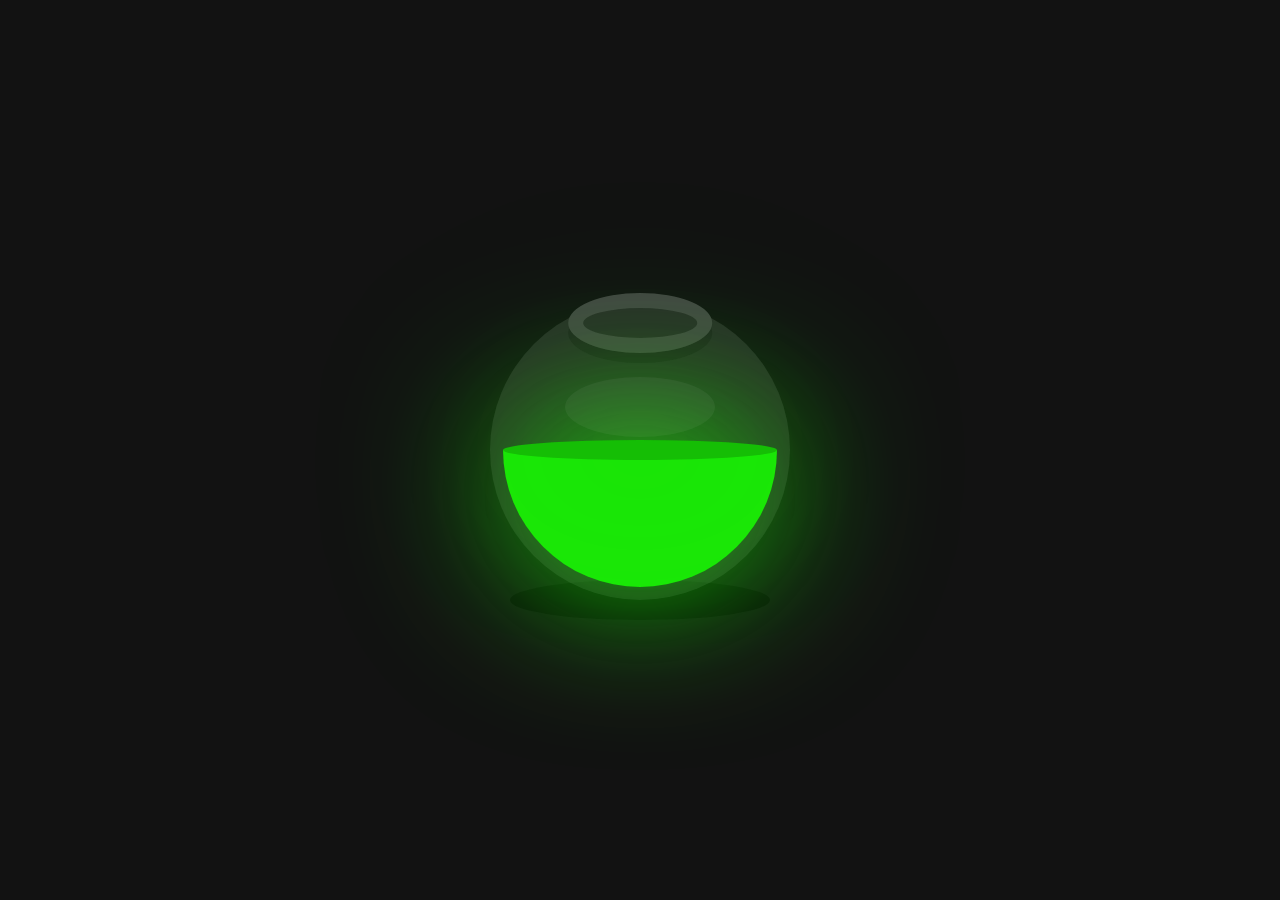
<file: 3D Glowing Bottle/index.html>
<!DOCTYPE html>
<html>
<head>
	<meta charset="utf-8">
	<title>3D Glowing Bottle</title>
	<link rel="stylesheet" type="text/css" href="style.css">
</head>
<body>

<section>
	<div class="shadow"></div>
	<div class="bowl">
		<div class="liquid"></div>
		
	</div>
</section>
</body>
</html>
</file>
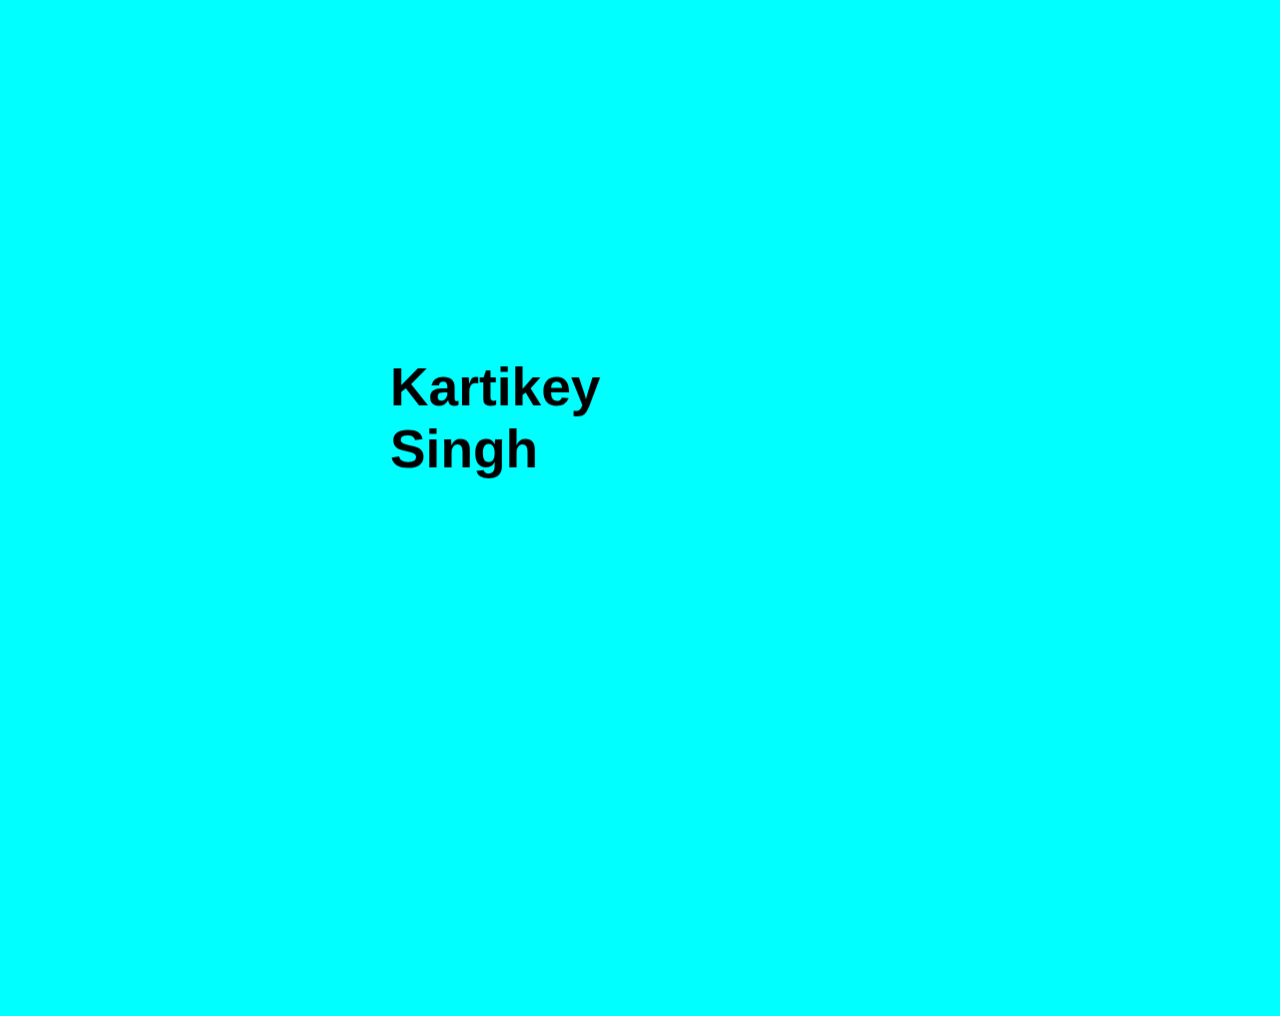
<file: 3D Text Rotation/index.html>
<!DOCTYPE html>
<html>
  <head>
    <meta charset="UTF-8"/>
    <meta name="viewport" content="width=device-width, initial-scale=1.0" />
    <title>3D Text Rotating Effect</title>
    <link rel="stylesheet" href="style.css">
  </head>
  <body>
    <div class="wrap">
        <div class="container">
          <div class="cube">
            <div class="side side1">Kartikey Singh</div>
            <div class="side side2">Like</div>
            <div class="side side3">Share</div>
            <div class="side side4">Follow</div>
          </div>
        </div>
      </div>
  </body>
</html>
</file>
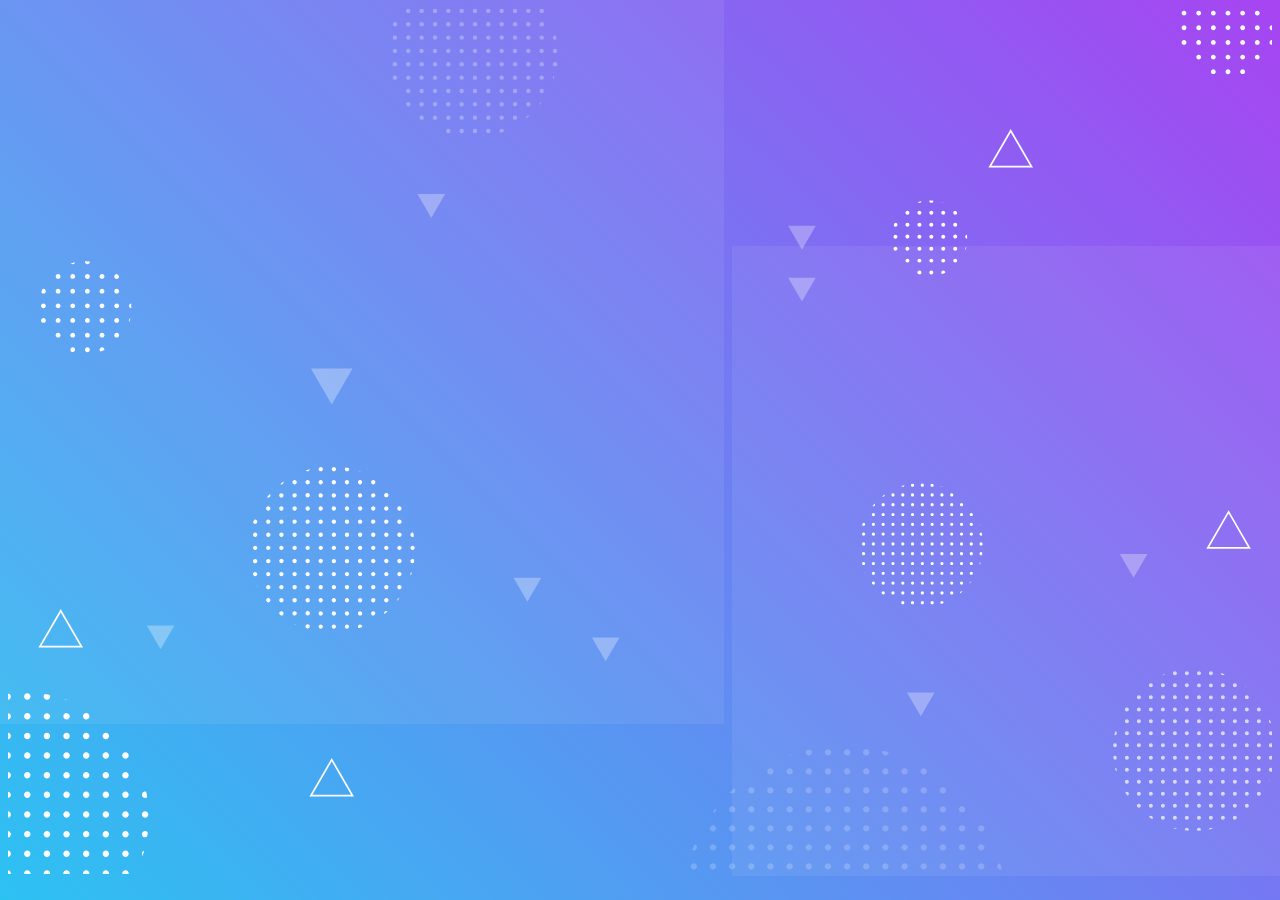
<file: Animated Background/index.html>
<!DOCTYPE html>
<html>
  <head>
    <meta charset="UTF-8"/>
    <meta name="viewport" content="width=device-width, initial-scale=1.0" />
    <title>Animated Background</title>
    <link rel="stylesheet" href="style.css">
  </head>
  <body>
    <?xml version="1.0" encoding="utf-8"?>
<svg version="1.1" xmlns="http://www.w3.org/2000/svg" xmlns:xlink="http://www.w3.org/1999/xlink" x="0px" y="0px"
	 viewBox="0 0 3005.2 2056.7" style="enable-background:new 0 0 3005.2 2056.7;" xml:space="preserve">
<g id="Layer_2" class="st0">
	<rect x="0.6" class="st1" width="3004.1" height="2056.7"/>
</g>
<g id="Layer_1">
	<g>
		<g>
			<g class="st2">
				<g>
					<path class="st3" d="M1295.4,99.7c0,2.9,2.3,5.2,5.2,5.2c2.9,0,5.2-2.3,5.2-5.2c0-2.9-2.3-5.2-5.2-5.2l0,0
						C1297.7,94.5,1295.4,96.8,1295.4,99.7z"/>
					<circle class="st3" cx="1300.6" cy="131.4" r="5.2"/>
					<circle class="st3" cx="1268.9" cy="4.5" r="5.2"/>
					<circle class="st3" cx="1268.9" cy="36.3" r="5.2"/>
					<circle class="st3" cx="1268.9" cy="68" r="5.2"/>
					<path class="st3" d="M1263.6,99.7c0,2.9,2.3,5.2,5.2,5.2c2.9,0,5.2-2.3,5.2-5.2c0-2.9-2.3-5.2-5.2-5.2l0,0
						C1266,94.5,1263.6,96.8,1263.6,99.7z"/>
					<circle class="st3" cx="1268.9" cy="131.4" r="5.2"/>
					<path class="st3" d="M1263.6,163.2c0,2.9,2.3,5.2,5.2,5.2c2.9,0,5.2-2.3,5.2-5.2s-2.3-5.2-5.2-5.2l0,0
						C1266,157.9,1263.6,160.3,1263.6,163.2z"/>
					<circle class="st3" cx="1268.9" cy="194.9" r="5.2"/>
					<circle class="st3" cx="1237.2" cy="4.5" r="5.2"/>
					<circle class="st3" cx="1237.2" cy="36.3" r="5.2"/>
					<circle class="st3" cx="1237.2" cy="68" r="5.2"/>
					<path class="st3" d="M1231.9,99.7c0,2.9,2.3,5.2,5.2,5.2c2.9,0,5.2-2.3,5.2-5.2c0-2.9-2.3-5.2-5.2-5.2l0,0
						C1234.3,94.5,1231.9,96.8,1231.9,99.7z"/>
					<circle class="st3" cx="1237.2" cy="131.4" r="5.2"/>
					<path class="st3" d="M1231.9,163.2c0,2.9,2.3,5.2,5.2,5.2c2.9,0,5.2-2.3,5.2-5.2s-2.3-5.2-5.2-5.2l0,0
						C1234.3,157.9,1231.9,160.3,1231.9,163.2z"/>
					<circle class="st3" cx="1237.2" cy="194.9" r="5.2"/>
					<path class="st3" d="M1231.9,226.6c0,2.9,2.3,5.2,5.2,5.2c2.9,0,5.2-2.3,5.2-5.2s-2.3-5.2-5.2-5.2l0,0
						C1234.3,221.4,1231.9,223.7,1231.9,226.6z"/>
					<circle class="st3" cx="1205.5" cy="4.5" r="5.2"/>
					<circle class="st3" cx="1205.5" cy="36.3" r="5.2"/>
					<circle class="st3" cx="1205.5" cy="68" r="5.2"/>
					<path class="st3" d="M1200.2,99.7c0,2.9,2.3,5.2,5.2,5.2c2.9,0,5.2-2.3,5.2-5.2c0-2.9-2.3-5.2-5.2-5.2l0,0
						C1202.5,94.5,1200.2,96.8,1200.2,99.7z"/>
					<circle class="st3" cx="1205.5" cy="131.4" r="5.2"/>
					<path class="st3" d="M1200.2,163.2c0,2.9,2.3,5.2,5.2,5.2c2.9,0,5.2-2.3,5.2-5.2s-2.3-5.2-5.2-5.2l0,0
						C1202.5,157.9,1200.2,160.3,1200.2,163.2z"/>
					<circle class="st3" cx="1205.5" cy="194.9" r="5.2"/>
					<path class="st3" d="M1200.2,226.6c0,2.9,2.3,5.2,5.2,5.2c2.9,0,5.2-2.3,5.2-5.2s-2.3-5.2-5.2-5.2l0,0
						C1202.5,221.4,1200.2,223.7,1200.2,226.6z"/>
					<circle class="st3" cx="1205.5" cy="258.4" r="5.2"/>
					<path class="st3" d="M1168.5,4.5c0,2.9,2.3,5.2,5.2,5.2c2.9,0,5.2-2.3,5.2-5.2s-2.3-5.2-5.2-5.2l0,0
						C1170.8-0.7,1168.5,1.6,1168.5,4.5C1168.5,4.5,1168.5,4.5,1168.5,4.5z"/>
					<path class="st3" d="M1168.5,36.3c0,2.9,2.3,5.2,5.2,5.2c2.9,0,5.2-2.3,5.2-5.2c0-2.9-2.3-5.2-5.2-5.2l0,0
						C1170.8,31,1168.5,33.4,1168.5,36.3z"/>
					<path class="st3" d="M1168.5,68c0.1,2.9,2.5,5.2,5.4,5.1c2.9-0.1,5.2-2.5,5.1-5.4c-0.1-2.8-2.4-5.1-5.2-5.1
						c-2.9,0-5.2,2.3-5.2,5.2C1168.5,67.9,1168.5,67.9,1168.5,68z"/>
					<path class="st3" d="M1168.5,99.7c0,2.9,2.3,5.2,5.2,5.2c2.9,0,5.2-2.3,5.2-5.2c0-2.9-2.3-5.2-5.2-5.2l0,0
						C1170.8,94.5,1168.5,96.8,1168.5,99.7z"/>
					<path class="st3" d="M1168.5,131.4c0,2.9,2.3,5.2,5.2,5.2c2.9,0,5.2-2.3,5.2-5.2c0-2.9-2.3-5.2-5.2-5.2l0,0
						C1170.8,126.2,1168.5,128.5,1168.5,131.4z"/>
					<path class="st3" d="M1168.5,163.2c0,2.9,2.3,5.2,5.2,5.2c2.9,0,5.2-2.3,5.2-5.2s-2.3-5.2-5.2-5.2l0,0
						C1170.8,157.9,1168.5,160.3,1168.5,163.2z"/>
					<path class="st3" d="M1168.5,194.9c0,2.9,2.3,5.2,5.2,5.2c2.9,0,5.2-2.3,5.2-5.2s-2.3-5.2-5.2-5.2l0,0
						C1170.8,189.6,1168.5,192,1168.5,194.9z"/>
					<path class="st3" d="M1168.5,226.6c0,2.9,2.3,5.2,5.2,5.2c2.9,0,5.2-2.3,5.2-5.2s-2.3-5.2-5.2-5.2l0,0
						C1170.8,221.4,1168.5,223.7,1168.5,226.6z"/>
					<path class="st3" d="M1168.5,258.3c0,2.9,2.3,5.3,5.2,5.3c2.9,0,5.3-2.3,5.3-5.2c0-2.9-2.3-5.3-5.2-5.3c0,0,0,0,0,0
						C1170.8,253.1,1168.5,255.4,1168.5,258.3z"/>
					<circle class="st3" cx="1142" cy="4.5" r="5.2"/>
					<circle class="st3" cx="1142" cy="36.3" r="5.2"/>
					<circle class="st3" cx="1142" cy="68" r="5.2"/>
					<path class="st3" d="M1136.8,99.7c0,2.9,2.3,5.2,5.2,5.2c2.9,0,5.2-2.3,5.2-5.2c0-2.9-2.3-5.2-5.2-5.2c-0.1,0-0.1,0-0.2,0
						C1139,94.6,1136.8,96.9,1136.8,99.7z"/>
					<circle class="st3" cx="1142" cy="131.4" r="5.2"/>
					<path class="st3" d="M1136.8,163.2c0,2.9,2.3,5.2,5.2,5.2c2.9,0,5.2-2.3,5.2-5.2c0-2.9-2.3-5.2-5.2-5.2c-0.1,0-0.1,0-0.2,0
						C1139,158,1136.8,160.3,1136.8,163.2z"/>
					<circle class="st3" cx="1142" cy="194.9" r="5.2"/>
					<path class="st3" d="M1136.8,226.6c0,2.9,2.3,5.2,5.2,5.2c2.9,0,5.2-2.3,5.2-5.2c0-2.9-2.3-5.2-5.2-5.2c-0.1,0-0.1,0-0.2,0
						C1139,221.5,1136.8,223.8,1136.8,226.6z"/>
					<circle class="st3" cx="1142" cy="258.4" r="5.2"/>
					<circle class="st3" cx="1142" cy="290.1" r="5.2"/>
					<circle class="st3" cx="1110.3" cy="4.5" r="5.2"/>
					<circle class="st3" cx="1110.3" cy="36.3" r="5.2"/>
					<circle class="st3" cx="1110.3" cy="68" r="5.2"/>
					<path class="st3" d="M1105,99.7c0,2.9,2.3,5.2,5.2,5.2c2.9,0,5.2-2.3,5.2-5.2c0-2.9-2.3-5.2-5.2-5.2l0,0
						C1107.4,94.5,1105,96.8,1105,99.7z"/>
					<circle class="st3" cx="1110.3" cy="131.4" r="5.2"/>
					<path class="st3" d="M1105,163.2c0,2.9,2.3,5.2,5.2,5.2c2.9,0,5.2-2.3,5.2-5.2s-2.3-5.2-5.2-5.2l0,0
						C1107.4,157.9,1105,160.3,1105,163.2z"/>
					<circle class="st3" cx="1110.3" cy="194.9" r="5.2"/>
					<path class="st3" d="M1105,226.6c0,2.9,2.3,5.2,5.2,5.2c2.9,0,5.2-2.3,5.2-5.2s-2.3-5.2-5.2-5.2l0,0
						C1107.4,221.4,1105,223.7,1105,226.6z"/>
					<circle class="st3" cx="1110.3" cy="258.4" r="5.2"/>
					<circle class="st3" cx="1110.3" cy="290.1" r="5.2"/>
					<circle class="st3" cx="1078.6" cy="4.5" r="5.2"/>
					<circle class="st3" cx="1078.6" cy="36.3" r="5.2"/>
					<circle class="st3" cx="1078.6" cy="68" r="5.2"/>
					<path class="st3" d="M1073.3,99.7c0,2.9,2.3,5.2,5.2,5.2c2.9,0,5.2-2.3,5.2-5.2c0-2.9-2.3-5.2-5.2-5.2l0,0
						C1075.7,94.5,1073.3,96.8,1073.3,99.7z"/>
					<circle class="st3" cx="1078.6" cy="131.4" r="5.2"/>
					<path class="st3" d="M1073.3,163.2c0,2.9,2.3,5.2,5.2,5.2c2.9,0,5.2-2.3,5.2-5.2s-2.3-5.2-5.2-5.2l0,0
						C1075.7,157.9,1073.3,160.3,1073.3,163.2z"/>
					<circle class="st3" cx="1078.6" cy="194.9" r="5.2"/>
					<path class="st3" d="M1073.3,226.6c0,2.9,2.3,5.2,5.2,5.2c2.9,0,5.2-2.3,5.2-5.2s-2.3-5.2-5.2-5.2l0,0
						C1075.7,221.4,1073.3,223.7,1073.3,226.6z"/>
					<circle class="st3" cx="1078.6" cy="258.4" r="5.2"/>
					<circle class="st3" cx="1078.6" cy="290.1" r="5.2"/>
					<circle class="st3" cx="1046.9" cy="4.5" r="5.2"/>
					<circle class="st3" cx="1046.9" cy="36.3" r="5.2"/>
					<circle class="st3" cx="1046.9" cy="68" r="5.2"/>
					<path class="st3" d="M1041.6,99.7c0,2.9,2.3,5.2,5.2,5.2c2.9,0,5.2-2.3,5.2-5.2c0-2.9-2.3-5.2-5.2-5.2l0,0
						C1043.9,94.5,1041.6,96.8,1041.6,99.7z"/>
					<circle class="st3" cx="1046.9" cy="131.4" r="5.2"/>
					<path class="st3" d="M1041.6,163.2c0,2.9,2.3,5.2,5.2,5.2c2.9,0,5.2-2.3,5.2-5.2s-2.3-5.2-5.2-5.2l0,0
						C1043.9,157.9,1041.6,160.3,1041.6,163.2z"/>
					<circle class="st3" cx="1046.9" cy="194.9" r="5.2"/>
					<path class="st3" d="M1041.6,226.6c0,2.9,2.3,5.2,5.2,5.2c2.9,0,5.2-2.3,5.2-5.2s-2.3-5.2-5.2-5.2l0,0
						C1043.9,221.4,1041.6,223.7,1041.6,226.6z"/>
					<circle class="st3" cx="1046.9" cy="258.4" r="5.2"/>
					<circle class="st3" cx="1046.9" cy="290.1" r="5.2"/>
					<path class="st3" d="M1010,4.5c0,2.9,2.3,5.2,5.2,5.2s5.2-2.3,5.2-5.2c0-2.9-2.3-5.2-5.2-5.2c0,0-0.1,0-0.1,0
						C1012.2-0.7,1010,1.7,1010,4.5z"/>
					<path class="st3" d="M1010,36.3c0,2.9,2.3,5.2,5.2,5.2s5.2-2.3,5.2-5.2c0-2.9-2.3-5.2-5.2-5.2S1010,33.4,1010,36.3
						C1010,36.3,1010,36.3,1010,36.3z"/>
					<path class="st3" d="M1010,68c0.1,2.9,2.5,5.2,5.4,5.1c2.9-0.1,5.2-2.5,5.1-5.4c-0.1-2.9-2.5-5.2-5.4-5.1
						C1012.2,62.7,1009.9,65.1,1010,68C1010,68,1010,68,1010,68z"/>
					<path class="st3" d="M1010,99.7c0,2.9,2.3,5.2,5.2,5.2c2.9,0,5.2-2.3,5.2-5.2c0-2.9-2.3-5.2-5.2-5.2S1010,96.8,1010,99.7
						C1010,99.7,1010,99.7,1010,99.7z"/>
					<path class="st3" d="M1010,131.4c0,2.9,2.3,5.2,5.2,5.2s5.2-2.3,5.2-5.2s-2.3-5.2-5.2-5.2S1010,128.5,1010,131.4L1010,131.4z"
						/>
					<path class="st3" d="M1010,163.2c0,2.9,2.3,5.2,5.2,5.2s5.2-2.3,5.2-5.2s-2.3-5.2-5.2-5.2S1010,160.3,1010,163.2L1010,163.2z"
						/>
					<path class="st3" d="M1010,194.9c0,2.9,2.3,5.2,5.2,5.2s5.2-2.3,5.2-5.2s-2.3-5.2-5.2-5.2S1010,192,1010,194.9L1010,194.9z"/>
					<path class="st3" d="M1010,226.6c0,2.9,2.3,5.2,5.2,5.2s5.2-2.3,5.2-5.2s-2.3-5.2-5.2-5.2S1010,223.7,1010,226.6L1010,226.6z"
						/>
					<path class="st3" d="M1010,258.3c0,2.9,2.3,5.3,5.2,5.3c2.9,0,5.3-2.3,5.3-5.2c0-2.9-2.3-5.3-5.2-5.3c0,0,0,0,0,0
						C1012.3,253.1,1010,255.4,1010,258.3z"/>
					<circle class="st3" cx="983.4" cy="4.5" r="5.2"/>
					<circle class="st3" cx="983.4" cy="36.3" r="5.2"/>
					<circle class="st3" cx="983.4" cy="68" r="5.2"/>
					<path class="st3" d="M978.1,99.7c0,2.9,2.3,5.2,5.2,5.2c2.9,0,5.2-2.3,5.2-5.2c0-2.9-2.3-5.2-5.2-5.2
						C980.5,94.5,978.1,96.8,978.1,99.7C978.1,99.7,978.1,99.7,978.1,99.7z"/>
					<circle class="st3" cx="983.4" cy="131.4" r="5.2"/>
					<path class="st3" d="M978.1,163.2c0,2.9,2.3,5.2,5.2,5.2c2.9,0,5.2-2.3,5.2-5.2s-2.3-5.2-5.2-5.2
						C980.5,157.9,978.1,160.3,978.1,163.2L978.1,163.2z"/>
					<circle class="st3" cx="983.4" cy="194.9" r="5.2"/>
					<path class="st3" d="M978.1,226.6c0,2.9,2.3,5.2,5.2,5.2c2.9,0,5.2-2.3,5.2-5.2s-2.3-5.2-5.2-5.2
						C980.5,221.4,978.1,223.7,978.1,226.6L978.1,226.6z"/>
					<circle class="st3" cx="983.4" cy="258.4" r="5.2"/>
					<path class="st3" d="M946.4,4.5c0,2.9,2.3,5.2,5.2,5.2s5.2-2.3,5.2-5.2s-2.3-5.2-5.2-5.2c0,0,0,0,0,0
						C948.8-0.7,946.4,1.6,946.4,4.5C946.4,4.5,946.4,4.5,946.4,4.5z"/>
					<path class="st3" d="M946.4,36.3c0,2.9,2.3,5.2,5.2,5.2s5.2-2.3,5.2-5.2c0-2.9-2.3-5.2-5.2-5.2S946.4,33.4,946.4,36.3
						C946.4,36.3,946.4,36.3,946.4,36.3z"/>
					<path class="st3" d="M946.4,68c0.1,2.9,2.5,5.2,5.4,5.1c2.9-0.1,5.2-2.5,5.1-5.4c-0.1-2.8-2.4-5.1-5.2-5.1
						c-2.9,0-5.2,2.3-5.2,5.2C946.4,67.9,946.4,67.9,946.4,68z"/>
					<path class="st3" d="M946.4,99.7c0,2.9,2.3,5.2,5.2,5.2c2.9,0,5.2-2.3,5.2-5.2c0-2.9-2.3-5.2-5.2-5.2S946.4,96.8,946.4,99.7
						C946.4,99.7,946.4,99.7,946.4,99.7z"/>
					<path class="st3" d="M946.4,131.4c0,2.9,2.3,5.2,5.2,5.2s5.2-2.3,5.2-5.2s-2.3-5.2-5.2-5.2S946.4,128.5,946.4,131.4
						L946.4,131.4z"/>
					<path class="st3" d="M946.4,163.2c0,2.9,2.3,5.2,5.2,5.2s5.2-2.3,5.2-5.2s-2.3-5.2-5.2-5.2S946.4,160.3,946.4,163.2
						L946.4,163.2z"/>
					<path class="st3" d="M946.4,194.9c0,2.9,2.3,5.2,5.2,5.2s5.2-2.3,5.2-5.2s-2.3-5.2-5.2-5.2S946.4,192,946.4,194.9L946.4,194.9z
						"/>
					<circle class="st3" cx="919.9" cy="68" r="5.2"/>
					<path class="st3" d="M914.7,99.7c0,2.9,2.3,5.2,5.2,5.2c2.9,0,5.2-2.3,5.2-5.2c0-2.9-2.3-5.2-5.2-5.2
						C917,94.5,914.7,96.8,914.7,99.7C914.7,99.7,914.7,99.7,914.7,99.7z"/>
					<circle class="st3" cx="919.9" cy="131.4" r="5.2"/>
					<path class="st3" d="M914.7,163.2c0,2.9,2.3,5.2,5.2,5.2c2.9,0,5.2-2.3,5.2-5.2s-2.3-5.2-5.2-5.2
						C917,157.9,914.7,160.3,914.7,163.2L914.7,163.2z"/>
					<g>
						<defs>
							<path id="SVGID_1_" d="M934.6-3.3c-59.3,94.2-30.9,218.6,63.3,277.9s218.6,30.9,277.9-63.3c41.3-65.6,41.3-149,0-214.6H934.6
								z"/>
						</defs>
						<clipPath id="SVGID_2_">
							<use xlink:href="#SVGID_1_"  style="overflow:visible;"/>
						</clipPath>
						<circle class="st4" cx="1300.6" cy="68" r="5.2"/>
						<path class="st4" d="M1295.4,163.2c0,2.9,2.3,5.2,5.2,5.2c2.9,0,5.2-2.3,5.2-5.2s-2.3-5.2-5.2-5.2l0,0
							C1297.7,157.9,1295.4,160.3,1295.4,163.2z"/>
						<path class="st4" d="M1263.6,226.6c0,2.9,2.3,5.2,5.2,5.2c2.9,0,5.2-2.3,5.2-5.2s-2.3-5.2-5.2-5.2l0,0
							C1266,221.4,1263.6,223.7,1263.6,226.6z"/>
						<circle class="st4" cx="1237.2" cy="258.4" r="5.2"/>
						<path class="st4" d="M1168.5,290c0,2.9,2.3,5.3,5.2,5.3c2.9,0,5.3-2.3,5.3-5.2c0-2.9-2.3-5.3-5.2-5.3c0,0,0,0,0,0
							C1170.8,284.9,1168.5,287.2,1168.5,290z"/>
						<path class="st4" d="M946.4,226.6c0,2.9,2.3,5.2,5.2,5.2s5.2-2.3,5.2-5.2s-2.3-5.2-5.2-5.2S946.4,223.7,946.4,226.6
							L946.4,226.6z"/>
						<circle class="st4" cx="919.9" cy="36.3" r="5.2"/>
						<circle class="st4" cx="919.9" cy="194.9" r="5.2"/>
					</g>
				</g>
			</g>
			<g>
				<path class="st3" d="M318.3,1915.1c0,4.3,3.4,7.7,7.7,7.7c4.3,0,7.7-3.4,7.7-7.7c0-4.2-3.4-7.7-7.6-7.7
					c-4.2-0.1-7.7,3.3-7.8,7.5C318.3,1915,318.3,1915,318.3,1915.1z"/>
				<path class="st3" d="M271.6,1774.9c0,4.3,3.4,7.7,7.7,7.7c4.3,0,7.7-3.4,7.7-7.7c0-4.3-3.4-7.7-7.7-7.7c0,0,0,0,0,0
					C275,1767.3,271.6,1770.7,271.6,1774.9z"/>
				<path class="st3" d="M271.6,1821.8c0,4.3,3.4,7.7,7.7,7.7s7.7-3.4,7.7-7.7c0-4.3-3.4-7.7-7.7-7.7l0,0
					C275,1814.1,271.6,1817.6,271.6,1821.8z"/>
				<path class="st3" d="M271.6,1868.4c0,4.3,3.4,7.7,7.7,7.7s7.7-3.4,7.7-7.7c0-4.3-3.4-7.7-7.7-7.7l0,0
					C275,1860.7,271.6,1864.1,271.6,1868.4z"/>
				<path class="st3" d="M271.6,1915.1c0,4.3,3.4,7.7,7.7,7.7c4.3,0,7.7-3.4,7.7-7.7s-3.4-7.7-7.7-7.7c0,0,0,0,0,0
					C275,1907.4,271.6,1910.8,271.6,1915.1z"/>
				<path class="st3" d="M271.6,1961.9c0,4.3,3.4,7.7,7.7,7.7c4.3,0,7.7-3.4,7.7-7.7c0-4.3-3.4-7.7-7.7-7.7c0,0,0,0,0,0
					C275,1954.2,271.6,1957.7,271.6,1961.9z"/>
				<path class="st3" d="M271.6,2008.5c0,4.3,3.4,7.7,7.7,7.7s7.7-3.4,7.7-7.7c0-4.3-3.4-7.7-7.7-7.7l0,0
					C275,2000.8,271.6,2004.2,271.6,2008.5z"/>
				<path class="st3" d="M224.9,1728.3c0,4.3,3.4,7.7,7.7,7.7c4.3,0,7.7-3.4,7.7-7.7c0-4.3-3.4-7.7-7.7-7.7c0,0,0,0,0,0
					C228.3,1720.6,224.9,1724,224.9,1728.3C224.9,1728.2,224.9,1728.3,224.9,1728.3z"/>
				<path class="st3" d="M224.9,1774.9c0,4.3,3.4,7.7,7.7,7.7c4.3,0,7.7-3.4,7.7-7.7c0-4.3-3.4-7.7-7.7-7.7c0,0-0.1,0-0.1,0
					C228.3,1767.3,224.9,1770.7,224.9,1774.9z"/>
				<path class="st3" d="M224.9,1821.8c0,4.3,3.4,7.7,7.7,7.7c4.3,0,7.7-3.4,7.7-7.7c0-4.3-3.4-7.7-7.7-7.7c0,0,0,0,0,0
					C228.3,1814.1,224.9,1817.6,224.9,1821.8z"/>
				<path class="st3" d="M224.9,1868.4c0,4.3,3.4,7.7,7.7,7.7c4.3,0,7.7-3.4,7.7-7.7c0-4.3-3.4-7.7-7.7-7.7c0,0,0,0,0,0
					C228.3,1860.7,224.9,1864.1,224.9,1868.4z"/>
				<path class="st3" d="M224.9,1915.1c0,4.3,3.4,7.7,7.7,7.7c4.3,0,7.7-3.4,7.7-7.7c0-4.3-3.4-7.7-7.7-7.7c0,0-0.1,0-0.1,0
					C228.3,1907.4,224.9,1910.8,224.9,1915.1z"/>
				<path class="st3" d="M224.9,1961.9c0,4.3,3.4,7.7,7.7,7.7c4.3,0,7.7-3.4,7.7-7.7c0-4.3-3.4-7.7-7.7-7.7c0,0-0.1,0-0.1,0
					C228.3,1954.3,224.9,1957.7,224.9,1961.9z"/>
				<path class="st3" d="M224.9,2008.5c0,4.3,3.4,7.7,7.7,7.7c4.3,0,7.7-3.4,7.7-7.7c0-4.3-3.4-7.7-7.7-7.7c0,0,0,0,0,0
					C228.3,2000.8,224.9,2004.3,224.9,2008.5z"/>
				<path class="st3" d="M178.2,1681.8c0.1,4.3,3.7,7.6,7.9,7.5c4.3-0.1,7.6-3.7,7.5-7.9c-0.1-4.1-3.5-7.4-7.6-7.5
					c-4.3-0.1-7.8,3.3-7.8,7.6C178.2,1681.5,178.2,1681.6,178.2,1681.8z"/>
				<path class="st3" d="M178.2,1728.3c0,4.3,3.5,7.7,7.7,7.7c4.3,0,7.7-3.5,7.7-7.7c0-4.2-3.4-7.6-7.6-7.7
					c-4.3-0.1-7.8,3.3-7.8,7.6C178.2,1728.2,178.2,1728.2,178.2,1728.3z"/>
				<path class="st3" d="M178.2,1774.9c0,4.3,3.4,7.7,7.7,7.7s7.7-3.4,7.7-7.7c0-4.2-3.4-7.7-7.6-7.7
					C181.7,1767.2,178.2,1770.6,178.2,1774.9C178.2,1774.9,178.2,1774.9,178.2,1774.9z"/>
				<path class="st3" d="M178.2,1821.8c0.1,4.3,3.6,7.6,7.9,7.5c4.3-0.1,7.6-3.6,7.5-7.9c-0.1-4.1-3.4-7.5-7.6-7.5
					c-4.3-0.1-7.8,3.3-7.8,7.6C178.2,1821.6,178.2,1821.7,178.2,1821.8z"/>
				<path class="st3" d="M178.2,1868.4c0,4.3,3.5,7.7,7.7,7.7c4.3,0,7.7-3.5,7.7-7.7c0-4.2-3.4-7.6-7.6-7.7
					c-4.3-0.1-7.8,3.3-7.8,7.6C178.2,1868.3,178.2,1868.3,178.2,1868.4z"/>
				<path class="st3" d="M178.2,1915.1c0,4.3,3.4,7.7,7.7,7.7c4.3,0,7.7-3.4,7.7-7.7c0-4.2-3.4-7.7-7.6-7.7
					C181.7,1907.3,178.2,1910.7,178.2,1915.1C178.2,1915,178.2,1915,178.2,1915.1z"/>
				<path class="st3" d="M178.2,1961.9c0,4.3,3.5,7.7,7.8,7.6c4.3,0,7.7-3.5,7.6-7.8c0-4.2-3.4-7.6-7.6-7.6
					c-4.3-0.1-7.8,3.3-7.8,7.6C178.2,1961.8,178.2,1961.8,178.2,1961.9z"/>
				<path class="st3" d="M178.2,2008.5c0,4.3,3.5,7.7,7.7,7.7c4.3,0,7.7-3.5,7.7-7.7c0-4.2-3.4-7.6-7.6-7.7
					c-4.3-0.1-7.8,3.3-7.8,7.6C178.2,2008.4,178.2,2008.5,178.2,2008.5z"/>
				<path class="st3" d="M131.5,1681.8c0,4.3,3.4,7.7,7.7,7.7c4.3,0,7.7-3.4,7.7-7.7c0-4.3-3.4-7.7-7.7-7.7c0,0,0,0,0,0
					C134.9,1674,131.5,1677.5,131.5,1681.8z"/>
				<path class="st3" d="M131.5,1728.3c0,4.3,3.4,7.7,7.7,7.7c4.3,0,7.7-3.4,7.7-7.7c0-4.3-3.4-7.7-7.7-7.7c0,0,0,0,0,0
					C134.9,1720.6,131.5,1724,131.5,1728.3z"/>
				<path class="st3" d="M131.5,1774.9c0,4.3,3.4,7.7,7.7,7.7c4.3,0,7.7-3.4,7.7-7.7c0-4.3-3.4-7.7-7.7-7.7c0,0,0,0,0,0
					C134.9,1767.3,131.5,1770.7,131.5,1774.9z"/>
				<path class="st3" d="M131.5,1821.8c0,4.3,3.4,7.7,7.7,7.7c4.3,0,7.7-3.4,7.7-7.7c0-4.3-3.4-7.7-7.7-7.7c0,0,0,0,0,0
					C134.9,1814.1,131.5,1817.6,131.5,1821.8z"/>
				<path class="st3" d="M131.5,1868.4c0,4.3,3.4,7.7,7.7,7.7c4.3,0,7.7-3.4,7.7-7.7c0-4.3-3.4-7.7-7.7-7.7c0,0,0,0,0,0
					C134.9,1860.7,131.5,1864.1,131.5,1868.4z"/>
				<path class="st3" d="M131.5,1915.1c0,4.3,3.4,7.7,7.7,7.7c4.3,0,7.7-3.4,7.7-7.7s-3.4-7.7-7.7-7.7c0,0,0,0,0,0
					C134.9,1907.4,131.5,1910.8,131.5,1915.1z"/>
				<path class="st3" d="M131.5,1961.9c0,4.3,3.4,7.7,7.7,7.7c4.3,0,7.7-3.4,7.7-7.7c0-4.3-3.4-7.7-7.7-7.7c0,0,0,0,0,0
					C134.9,1954.2,131.5,1957.7,131.5,1961.9z"/>
				<path class="st3" d="M131.5,2008.5c0,4.3,3.4,7.7,7.7,7.7c4.3,0,7.7-3.4,7.7-7.7c0-4.3-3.4-7.7-7.7-7.7c0,0,0,0,0,0
					C134.9,2000.8,131.5,2004.2,131.5,2008.5z"/>
				<path class="st3" d="M84.8,1681.8c0,4.3,3.4,7.7,7.7,7.7c4.3,0,7.7-3.4,7.7-7.7c0-4.3-3.4-7.7-7.7-7.7c0,0,0,0,0,0
					C88.2,1674.1,84.8,1677.5,84.8,1681.8z"/>
				<path class="st3" d="M84.8,1728.3c0,4.3,3.4,7.7,7.7,7.7c4.3,0,7.7-3.4,7.7-7.7c0-4.3-3.4-7.7-7.7-7.7c0,0,0,0,0,0
					C88.2,1720.6,84.8,1724,84.8,1728.3C84.8,1728.2,84.8,1728.3,84.8,1728.3z"/>
				<path class="st3" d="M84.8,1774.9c0,4.3,3.4,7.7,7.7,7.7c4.3,0,7.7-3.4,7.7-7.7c0-4.3-3.4-7.7-7.7-7.7c0,0-0.1,0-0.1,0
					C88.2,1767.3,84.8,1770.7,84.8,1774.9z"/>
				<path class="st3" d="M84.8,1821.8c0,4.3,3.4,7.7,7.7,7.7c4.3,0,7.7-3.4,7.7-7.7c0-4.3-3.4-7.7-7.7-7.7c0,0,0,0,0,0
					C88.2,1814.1,84.8,1817.6,84.8,1821.8z"/>
				<path class="st3" d="M84.8,1868.4c0,4.3,3.4,7.7,7.7,7.7c4.3,0,7.7-3.4,7.7-7.7c0-4.3-3.4-7.7-7.7-7.7c0,0,0,0,0,0
					C88.2,1860.7,84.8,1864.1,84.8,1868.4z"/>
				<path class="st3" d="M84.8,1915.1c0,4.3,3.4,7.7,7.7,7.7c4.3,0,7.7-3.4,7.7-7.7c0-4.3-3.4-7.7-7.7-7.7c0,0-0.1,0-0.1,0
					C88.2,1907.4,84.8,1910.8,84.8,1915.1z"/>
				<path class="st3" d="M84.8,1961.9c0,4.3,3.4,7.7,7.7,7.7c4.3,0,7.7-3.4,7.7-7.7c0-4.3-3.4-7.7-7.7-7.7c0,0-0.1,0-0.1,0
					C88.2,1954.3,84.8,1957.7,84.8,1961.9z"/>
				<path class="st3" d="M84.8,2008.5c0,4.3,3.4,7.7,7.7,7.7c4.3,0,7.7-3.4,7.7-7.7c0-4.3-3.4-7.7-7.7-7.7c0,0,0,0,0,0
					C88.2,2000.8,84.8,2004.3,84.8,2008.5z"/>
				<path class="st3" d="M38.1,1681.8c0.1,4.3,3.7,7.6,7.9,7.5s7.6-3.7,7.5-7.9c-0.1-4.1-3.4-7.4-7.5-7.5c-4.3-0.1-7.8,3.3-7.9,7.5
					C38.1,1681.5,38.1,1681.6,38.1,1681.8z"/>
				<path class="st3" d="M38.1,1728.3c0,4.3,3.5,7.7,7.7,7.7c4.3,0,7.7-3.5,7.7-7.7c0-4.2-3.4-7.6-7.5-7.7c-4.3-0.1-7.8,3.3-7.9,7.5
					C38.1,1728.2,38.1,1728.2,38.1,1728.3z"/>
				<path class="st3" d="M38.1,1774.9c0,4.3,3.4,7.7,7.7,7.7c4.3,0,7.7-3.4,7.7-7.7c0-4.2-3.3-7.7-7.5-7.7c-4.3-0.1-7.8,3.3-7.9,7.5
					C38.1,1774.9,38.1,1774.9,38.1,1774.9z"/>
				<path class="st3" d="M38.1,1821.8c0.1,4.3,3.6,7.6,7.9,7.5c4.3-0.1,7.6-3.6,7.5-7.9c-0.1-4.1-3.4-7.4-7.5-7.5
					c-4.3-0.1-7.8,3.3-7.9,7.5C38.1,1821.6,38.1,1821.7,38.1,1821.8z"/>
				<path class="st3" d="M38.1,1868.4c0,4.3,3.5,7.7,7.7,7.7c4.3,0,7.7-3.5,7.7-7.7c0-4.2-3.4-7.6-7.5-7.7c-4.3-0.1-7.8,3.3-7.9,7.5
					C38.1,1868.3,38.1,1868.3,38.1,1868.4z"/>
				<path class="st3" d="M38.1,1915.1c0,4.3,3.4,7.7,7.7,7.7c4.3,0,7.7-3.4,7.7-7.7c0-4.2-3.3-7.7-7.5-7.7c-4.3-0.1-7.8,3.3-7.9,7.5
					C38.1,1915,38.1,1915,38.1,1915.1z"/>
				<path class="st3" d="M38.1,1961.9c0,4.3,3.5,7.7,7.8,7.6c4.3,0,7.7-3.5,7.6-7.8c0-4.2-3.4-7.5-7.5-7.6c-4.3-0.1-7.8,3.3-7.9,7.5
					C38.1,1961.7,38.1,1961.8,38.1,1961.9z"/>
				<path class="st3" d="M38.1,2008.5c0,4.3,3.5,7.7,7.7,7.7c4.3,0,7.7-3.5,7.7-7.7c0-4.2-3.4-7.6-7.5-7.7c-4.3-0.1-7.8,3.3-7.9,7.5
					C38.1,2008.4,38.1,2008.4,38.1,2008.5z"/>
				<path class="st3" d="M-8.6,1681.8c0,4.3,3.4,7.7,7.7,7.7c4.3,0,7.7-3.4,7.7-7.7s-3.4-7.7-7.7-7.7c0,0,0,0,0,0
					C-5.2,1674.1-8.6,1677.5-8.6,1681.8z"/>
				<path class="st3" d="M-8.6,1728.3c0,4.3,3.4,7.7,7.7,7.7c4.3,0,7.7-3.4,7.7-7.7s-3.4-7.7-7.7-7.7c0,0,0,0,0,0
					C-5.2,1720.6-8.6,1724-8.6,1728.3C-8.6,1728.2-8.6,1728.3-8.6,1728.3z"/>
				<path class="st3" d="M-8.6,1774.9c0,4.3,3.4,7.7,7.7,7.7c4.3,0,7.7-3.4,7.7-7.7c0-4.3-3.4-7.7-7.7-7.7c0,0-0.1,0-0.1,0
					C-5.2,1767.3-8.6,1770.7-8.6,1774.9z"/>
				<path class="st3" d="M-8.6,1821.8c0,4.3,3.4,7.7,7.7,7.7c4.3,0,7.7-3.4,7.7-7.7s-3.4-7.7-7.7-7.7c0,0,0,0,0,0
					C-5.2,1814.1-8.6,1817.6-8.6,1821.8z"/>
				<path class="st3" d="M-8.6,1868.4c0,4.3,3.4,7.7,7.7,7.7c4.3,0,7.7-3.4,7.7-7.7c0-4.3-3.4-7.7-7.7-7.7c0,0,0,0,0,0
					C-5.2,1860.7-8.6,1864.1-8.6,1868.4z"/>
				<path class="st3" d="M-8.6,1915.1c0,4.3,3.4,7.7,7.7,7.7c4.3,0,7.7-3.4,7.7-7.7c0-4.3-3.4-7.7-7.7-7.7c0,0-0.1,0-0.1,0
					C-5.2,1907.4-8.6,1910.8-8.6,1915.1z"/>
				<path class="st3" d="M-8.6,1961.9c0,4.3,3.4,7.7,7.7,7.7c4.3,0,7.7-3.4,7.7-7.7c0-4.3-3.4-7.7-7.7-7.7c0,0-0.1,0-0.1,0
					C-5.2,1954.3-8.6,1957.7-8.6,1961.9z"/>
				<path class="st3" d="M-8.6,2008.5c0,4.3,3.4,7.7,7.7,7.7c4.3,0,7.7-3.4,7.7-7.7s-3.4-7.7-7.7-7.7c0,0,0,0,0,0
					C-5.2,2000.8-8.6,2004.3-8.6,2008.5z"/>
				<g>
					<defs>
						<path id="SVGID_3_" d="M302.1,2056.7c21.5-41.9,32.7-88.2,32.7-135.3c0.2-163.7-132.4-296.5-296-296.7
							c-18.3,0-36.6,1.7-54.7,5v426.9H302.1z"/>
					</defs>
					<clipPath id="SVGID_4_">
						<use xlink:href="#SVGID_3_"  style="overflow:visible;"/>
					</clipPath>
					<g class="st5">
						<g>
							<path class="st3" d="M318.3,1868.4c0,4.3,3.4,7.7,7.7,7.7c4.3,0,7.7-3.4,7.7-7.7c0-4.2-3.4-7.7-7.6-7.7
								C321.8,1860.6,318.3,1864,318.3,1868.4C318.3,1868.3,318.3,1868.4,318.3,1868.4z"/>
						</g>
						<g>
							<path class="st3" d="M318.3,1961.9c0,4.3,3.5,7.7,7.8,7.6s7.7-3.5,7.6-7.8c0-4.2-3.4-7.6-7.6-7.6c-4.3,0-7.7,3.4-7.8,7.6
								C318.3,1961.8,318.3,1961.9,318.3,1961.9z"/>
						</g>
						<g>
							<path class="st3" d="M318.3,2008.5c0,4.3,3.4,7.7,7.7,7.7c4.3,0,7.7-3.4,7.7-7.7c0-4.2-3.4-7.7-7.6-7.7
								C321.8,2000.8,318.3,2004.2,318.3,2008.5C318.3,2008.4,318.3,2008.5,318.3,2008.5z"/>
						</g>
						<g>
							<path class="st3" d="M271.6,2055.2c0,4.3,3.4,7.7,7.7,7.7s7.7-3.4,7.7-7.7c0-4.3-3.4-7.7-7.7-7.7l0,0
								C275,2047.5,271.6,2051,271.6,2055.2z"/>
						</g>
						<g>
							<path class="st3" d="M224.9,2055.2c0,4.3,3.4,7.7,7.7,7.7c4.3,0,7.7-3.4,7.7-7.7c0-4.3-3.4-7.7-7.7-7.7c0,0,0,0,0,0
								C228.3,2047.5,224.9,2051,224.9,2055.2C224.9,2055.2,224.9,2055.2,224.9,2055.2z"/>
						</g>
						<g>
							<path class="st3" d="M178.2,2055.2c0,4.3,3.5,7.7,7.7,7.7s7.7-3.5,7.7-7.7c0-4.2-3.4-7.6-7.6-7.7c-4.3-0.1-7.8,3.3-7.8,7.6
								C178.2,2055.1,178.2,2055.2,178.2,2055.2z"/>
						</g>
						<g>
							<path class="st3" d="M131.5,1634.8c0,4.3,3.4,7.7,7.7,7.7c4.3,0,7.7-3.4,7.7-7.7c0-4.3-3.4-7.7-7.7-7.7c0,0,0,0,0,0
								C134.9,1627.2,131.5,1630.6,131.5,1634.8z"/>
						</g>
						<g>
							<path class="st3" d="M84.8,1634.8c0,4.3,3.4,7.7,7.7,7.7c4.3,0,7.7-3.4,7.7-7.7c0-4.3-3.4-7.7-7.7-7.7c0,0-0.1,0-0.1,0
								C88.2,1627.2,84.8,1630.6,84.8,1634.8z"/>
						</g>
						<g>
							<path class="st3" d="M131.5,2055.2c0,4.3,3.4,7.7,7.7,7.7c4.3,0,7.7-3.4,7.7-7.7c0-4.3-3.4-7.7-7.7-7.7c0,0,0,0,0,0
								C134.9,2047.5,131.5,2051,131.5,2055.2z"/>
						</g>
						<g>
							<path class="st3" d="M84.8,2055.2c0,4.3,3.4,7.7,7.7,7.7c4.3,0,7.7-3.4,7.7-7.7c0-4.3-3.4-7.7-7.7-7.7c0,0,0,0,0,0
								C88.2,2047.5,84.8,2051,84.8,2055.2C84.8,2055.2,84.8,2055.2,84.8,2055.2z"/>
						</g>
						<g>
							<path class="st3" d="M38.1,1634.8c0,4.3,3.4,7.7,7.7,7.7c4.3,0,7.7-3.4,7.7-7.7c0-4.2-3.3-7.7-7.5-7.7
								c-4.3-0.1-7.8,3.3-7.9,7.5C38.1,1634.7,38.1,1634.8,38.1,1634.8z"/>
						</g>
						<g>
							<path class="st3" d="M38.1,2055.2c0,4.3,3.5,7.7,7.7,7.7c4.3,0,7.7-3.5,7.7-7.7c0-4.2-3.4-7.6-7.5-7.7
								c-4.3-0.1-7.8,3.3-7.9,7.5C38.1,2055.1,38.1,2055.2,38.1,2055.2z"/>
						</g>
						<g>
							<path class="st3" d="M-8.6,1634.8c0,4.3,3.4,7.7,7.7,7.7s7.7-3.4,7.7-7.7c0-4.3-3.4-7.7-7.7-7.7c0,0-0.1,0-0.1,0
								C-5.2,1627.2-8.6,1630.6-8.6,1634.8z"/>
						</g>
						<g>
							<path class="st3" d="M-8.6,2055.2c0,4.3,3.4,7.7,7.7,7.7c4.3,0,7.7-3.4,7.7-7.7c0-4.3-3.4-7.7-7.7-7.7c0,0,0,0,0,0
								C-5.2,2047.5-8.6,2051-8.6,2055.2C-8.6,2055.2-8.6,2055.2-8.6,2055.2z"/>
						</g>
					</g>
				</g>
			</g>
			<g>
				<defs>
					<path id="SVGID_5_" d="M967.7,1285.3c0,109.4-88.7,198-198,198c-109.4,0-198-88.7-198-198c0-109.4,88.7-198,198-198
						S967.7,1175.9,967.7,1285.3L967.7,1285.3z"/>
				</defs>
				<clipPath id="SVGID_6_">
					<use xlink:href="#SVGID_5_"  style="overflow:visible;"/>
				</clipPath>
				<g class="st6">
					<path class="st3" d="M956.7,1249.9c0,2.8,2.3,5.2,5.1,5.2c2.8,0,5.2-2.3,5.2-5.1c0-2.8-2.3-5.2-5.1-5.2c0,0,0,0,0,0
						C959,1244.8,956.7,1247.1,956.7,1249.9z"/>
					<path class="st3" d="M956.7,1281.1c0,2.8,2.3,5.2,5.1,5.2c2.8,0,5.2-2.3,5.2-5.1c0-2.8-2.3-5.2-5.1-5.2c0,0,0,0,0,0
						C959,1276,956.7,1278.3,956.7,1281.1z"/>
					<path class="st3" d="M956.7,1312.3c-0.3,2.8,1.8,5.3,4.7,5.6c2.8,0.3,5.3-1.8,5.6-4.7c0-0.3,0-0.6,0-0.9
						c-0.3-2.8-2.8-4.9-5.6-4.7C958.9,1307.8,956.9,1309.8,956.7,1312.3z"/>
					<path class="st3" d="M956.7,1343.5c0,2.8,2.3,5.1,5.1,5.1c2.8,0,5.1-2.3,5.1-5.1s-2.3-5.1-5.1-5.1
						C959,1338.3,956.7,1340.6,956.7,1343.5z"/>
					<path class="st3" d="M925.5,1187.6c0,2.8,2.3,5.1,5.1,5.1c2.8,0,5.1-2.3,5.1-5.1s-2.3-5.1-5.1-5.1
						C927.8,1182.4,925.5,1184.7,925.5,1187.6z"/>
					<path class="st3" d="M925.5,1218.8c0,2.8,2.3,5.1,5.1,5.1c2.8,0,5.1-2.3,5.1-5.1s-2.3-5.1-5.1-5.1
						C927.8,1213.6,925.5,1215.9,925.5,1218.8z"/>
					<path class="st3" d="M925.5,1249.9c0,2.8,2.3,5.2,5.1,5.2c2.8,0,5.2-2.3,5.2-5.1c0-2.8-2.3-5.2-5.1-5.2c0,0,0,0,0,0
						C927.8,1244.8,925.5,1247.1,925.5,1249.9z"/>
					<path class="st3" d="M925.5,1281.1c0,2.8,2.3,5.2,5.1,5.2c2.8,0,5.2-2.3,5.2-5.1c0-2.8-2.3-5.2-5.1-5.2c0,0,0,0,0,0
						C927.8,1276,925.5,1278.3,925.5,1281.1z"/>
					<path class="st3" d="M925.5,1312.3c0,2.8,2.3,5.2,5.1,5.2c2.8,0,5.2-2.3,5.2-5.1c0-2.8-2.3-5.2-5.1-5.2c0,0,0,0,0,0
						C927.8,1307.2,925.5,1309.5,925.5,1312.3z"/>
					<path class="st3" d="M925.5,1343.5c0,2.8,2.3,5.1,5.1,5.1c2.8,0,5.1-2.3,5.1-5.1s-2.3-5.1-5.1-5.1
						C927.8,1338.3,925.5,1340.6,925.5,1343.5z"/>
					<path class="st3" d="M925.5,1374.7c0,2.8,2.3,5.1,5.1,5.1c2.8,0,5.1-2.3,5.1-5.1c0-2.8-2.3-5.1-5.1-5.1
						C927.8,1369.5,925.5,1371.8,925.5,1374.7z"/>
					<path class="st3" d="M925.5,1405.7c0,2.8,2.3,5.1,5.1,5.1c2.8,0,5.1-2.3,5.1-5.1s-2.3-5.1-5.1-5.1
						C927.8,1400.6,925.5,1402.9,925.5,1405.7z"/>
					<path class="st3" d="M894.3,1156.4c0.3,2.8,2.8,4.9,5.6,4.7c2.5-0.2,4.4-2.2,4.7-4.7c0.3-2.8-1.8-5.3-4.7-5.6
						c-2.8-0.3-5.3,1.8-5.6,4.7C894.3,1155.8,894.3,1156.1,894.3,1156.4z"/>
					<path class="st3" d="M894.3,1187.6c0,2.8,2.3,5.1,5.2,5.1c2.8,0,5.1-2.3,5.1-5.2c0-2.8-2.3-5.1-5.2-5.1c0,0,0,0,0,0
						C896.6,1182.4,894.3,1184.7,894.3,1187.6C894.3,1187.5,894.3,1187.6,894.3,1187.6z"/>
					<path class="st3" d="M894.3,1218.8c0,2.8,2.3,5.1,5.2,5.1c2.8,0,5.1-2.3,5.1-5.2c0-2.8-2.3-5.1-5.2-5.1c0,0,0,0,0,0
						C896.6,1213.6,894.3,1215.9,894.3,1218.8C894.3,1218.7,894.3,1218.7,894.3,1218.8z"/>
					<path class="st3" d="M894.3,1249.9c0,2.8,2.3,5.2,5.1,5.2c2.8,0,5.2-2.3,5.2-5.1c0-2.8-2.3-5.2-5.1-5.2c0,0-0.1,0-0.1,0
						C896.6,1244.8,894.3,1247.1,894.3,1249.9z"/>
					<path class="st3" d="M894.3,1281.1c0,2.8,2.3,5.2,5.1,5.2c2.8,0,5.2-2.3,5.2-5.1s-2.3-5.2-5.1-5.2c0,0-0.1,0-0.1,0
						C896.6,1276,894.3,1278.3,894.3,1281.1z"/>
					<path class="st3" d="M894.3,1312.3c0,2.8,2.3,5.2,5.1,5.2c2.8,0,5.2-2.3,5.2-5.1c0-2.8-2.3-5.2-5.1-5.2c0,0-0.1,0-0.1,0
						C896.6,1307.2,894.3,1309.5,894.3,1312.3z"/>
					<path class="st3" d="M894.3,1343.5c0,2.8,2.3,5.1,5.2,5.1c2.8,0,5.1-2.3,5.1-5.2c0-2.8-2.3-5.1-5.2-5.1c0,0,0,0,0,0
						C896.6,1338.3,894.3,1340.6,894.3,1343.5C894.3,1343.4,894.3,1343.5,894.3,1343.5z"/>
					<path class="st3" d="M894.3,1374.7c0,2.8,2.3,5.1,5.2,5.1c2.8,0,5.1-2.3,5.1-5.2s-2.3-5.1-5.2-5.1c0,0,0,0,0,0
						C896.6,1369.5,894.3,1371.8,894.3,1374.7C894.3,1374.6,894.3,1374.6,894.3,1374.7z"/>
					<path class="st3" d="M894.3,1405.7c0,2.8,2.3,5.1,5.2,5.1c2.8,0,5.1-2.3,5.1-5.2s-2.3-5.1-5.2-5.1c0,0,0,0,0,0
						C896.6,1400.6,894.3,1402.9,894.3,1405.7C894.3,1405.7,894.3,1405.7,894.3,1405.7z"/>
					<path class="st3" d="M894.3,1437c0.3,2.8,2.8,4.9,5.6,4.7c2.5-0.2,4.4-2.2,4.7-4.7c0.3-2.8-1.8-5.3-4.7-5.6
						c-2.8-0.3-5.3,1.8-5.6,4.7C894.3,1436.4,894.3,1436.7,894.3,1437z"/>
					<path class="st3" d="M863.2,1125.2c0,2.8,2.3,5.1,5.2,5.1c2.8,0,5.1-2.3,5.1-5.2c0-2.8-2.3-5.1-5.2-5.1c0,0,0,0,0,0
						C865.4,1120.1,863.2,1122.4,863.2,1125.2z"/>
					<path class="st3" d="M863.2,1156.4c0,2.8,2.3,5.1,5.2,5.1c2.8,0,5.1-2.3,5.1-5.2s-2.3-5.1-5.2-5.1c0,0,0,0,0,0
						C865.4,1151.2,863.2,1153.5,863.2,1156.4C863.2,1156.4,863.2,1156.4,863.2,1156.4z"/>
					<path class="st3" d="M863.2,1187.6c0,2.8,2.3,5.1,5.2,5.1c2.8,0,5.1-2.3,5.1-5.2c0-2.8-2.3-5.1-5.2-5.1c0,0,0,0,0,0
						C865.4,1182.4,863.2,1184.7,863.2,1187.6z"/>
					<path class="st3" d="M863.2,1218.8c0,2.8,2.3,5.1,5.2,5.1c2.8,0,5.1-2.3,5.1-5.2c0-2.8-2.3-5.1-5.2-5.1c0,0,0,0,0,0
						C865.4,1213.6,863.2,1215.9,863.2,1218.8z"/>
					<path class="st3" d="M863.2,1249.9c0,2.8,2.3,5.2,5.1,5.2c2.8,0,5.2-2.3,5.2-5.1c0-2.8-2.3-5.2-5.1-5.2c0,0-0.1,0-0.1,0
						C865.4,1244.8,863.2,1247.1,863.2,1249.9z"/>
					<path class="st3" d="M863.2,1281.1c0,2.8,2.3,5.2,5.1,5.2c2.8,0,5.2-2.3,5.2-5.1s-2.3-5.2-5.1-5.2c0,0-0.1,0-0.1,0
						C865.4,1276,863.2,1278.3,863.2,1281.1z"/>
					<path class="st3" d="M863.2,1312.3c0,2.8,2.3,5.2,5.1,5.2c2.8,0,5.2-2.3,5.2-5.1c0-2.8-2.3-5.2-5.1-5.2c0,0-0.1,0-0.1,0
						C865.4,1307.2,863.2,1309.5,863.2,1312.3z"/>
					<path class="st3" d="M863.2,1343.5c0,2.8,2.3,5.1,5.2,5.1c2.8,0,5.1-2.3,5.1-5.2c0-2.8-2.3-5.1-5.2-5.1c0,0,0,0,0,0
						C865.4,1338.3,863.2,1340.6,863.2,1343.5z"/>
					<path class="st3" d="M863.2,1374.7c0,2.8,2.3,5.1,5.2,5.1c2.8,0,5.1-2.3,5.1-5.2s-2.3-5.1-5.2-5.1c0,0,0,0,0,0
						C865.4,1369.5,863.2,1371.8,863.2,1374.7z"/>
					<path class="st3" d="M863.2,1405.7c0,2.8,2.3,5.1,5.2,5.1c2.8,0,5.1-2.3,5.1-5.2s-2.3-5.1-5.2-5.1c0,0,0,0,0,0
						C865.4,1400.6,863.2,1402.9,863.2,1405.7z"/>
					<path class="st3" d="M863.2,1437c0,2.8,2.3,5.1,5.2,5.1c2.8,0,5.1-2.3,5.1-5.2c0-2.8-2.3-5.1-5.2-5.1c0,0,0,0,0,0
						C865.4,1431.9,863.2,1434.2,863.2,1437C863.2,1437,863.2,1437,863.2,1437z"/>
					<path class="st3" d="M832,1094c0,2.8,2.3,5.1,5.1,5.1c2.8,0,5.1-2.3,5.1-5.1c0-2.8-2.3-5.1-5.1-5.1
						C834.3,1088.9,832,1091.2,832,1094z"/>
					<path class="st3" d="M832,1125.2c0,2.8,2.3,5.1,5.1,5.1c2.8,0,5.1-2.3,5.1-5.1s-2.3-5.1-5.1-5.1
						C834.3,1120,832,1122.4,832,1125.2z"/>
					<path class="st3" d="M832,1156.4c0,2.8,2.3,5.1,5.1,5.1c2.8,0,5.1-2.3,5.1-5.1s-2.3-5.1-5.1-5.1
						C834.3,1151.2,832,1153.5,832,1156.4C832,1156.3,832,1156.4,832,1156.4z"/>
					<path class="st3" d="M832,1187.6c0,2.8,2.3,5.1,5.2,5.1c2.8,0,5.1-2.3,5.1-5.2s-2.3-5.1-5.2-5.1c-0.1,0-0.1,0-0.2,0
						C834.2,1182.5,832,1184.8,832,1187.6z"/>
					<path class="st3" d="M832,1218.8c0,2.8,2.3,5.1,5.1,5.1c2.8,0,5.1-2.3,5.1-5.1s-2.3-5.1-5.1-5.1
						C834.3,1213.6,832,1215.9,832,1218.8z"/>
					<path class="st3" d="M832,1249.9c0,2.8,2.3,5.2,5.1,5.2c2.8,0,5.2-2.3,5.2-5.1c0-2.8-2.3-5.2-5.1-5.2c0,0,0,0,0,0
						C834.3,1244.8,832,1247.1,832,1249.9z"/>
					<path class="st3" d="M832,1281.1c0,2.8,2.3,5.2,5.1,5.2c2.8,0,5.2-2.3,5.2-5.1c0-2.8-2.3-5.2-5.1-5.2c0,0,0,0,0,0
						C834.3,1276,832,1278.3,832,1281.1z"/>
					<path class="st3" d="M832,1312.3c0,2.8,2.3,5.2,5.1,5.2c2.8,0,5.2-2.3,5.2-5.1c0-2.8-2.3-5.2-5.1-5.2c0,0,0,0,0,0
						C834.3,1307.2,832,1309.5,832,1312.3z"/>
					<path class="st3" d="M832,1343.5c0,2.8,2.3,5.1,5.1,5.1c2.8,0,5.1-2.3,5.1-5.1s-2.3-5.1-5.1-5.1
						C834.3,1338.3,832,1340.6,832,1343.5z"/>
					<path class="st3" d="M832,1374.7c0,2.8,2.3,5.1,5.1,5.1c2.8,0,5.1-2.3,5.1-5.1c0-2.8-2.3-5.1-5.1-5.1
						C834.3,1369.5,832,1371.8,832,1374.7z"/>
					<path class="st3" d="M832,1405.7c0,2.8,2.3,5.1,5.1,5.1c2.8,0,5.1-2.3,5.1-5.1s-2.3-5.1-5.1-5.1
						C834.3,1400.6,832,1402.9,832,1405.7z"/>
					<path class="st3" d="M832,1437c0,2.8,2.3,5.1,5.1,5.1c2.8,0,5.1-2.3,5.1-5.1s-2.3-5.1-5.1-5.1
						C834.3,1431.9,832,1434.1,832,1437C832,1437,832,1437,832,1437z"/>
					<path class="st3" d="M832,1468.2c0,2.8,2.3,5.1,5.1,5.1c2.8,0,5.1-2.3,5.1-5.1c0-2.8-2.3-5.1-5.1-5.1
						C834.3,1463,832,1465.3,832,1468.2C832,1468.2,832,1468.2,832,1468.2z"/>
					<path class="st3" d="M800.8,1094c0,2.8,2.3,5.1,5.1,5.1s5.1-2.3,5.1-5.1c0-2.8-2.3-5.1-5.1-5.1S800.8,1091.2,800.8,1094z"/>
					<path class="st3" d="M800.8,1125.2c0,2.8,2.3,5.1,5.1,5.1s5.1-2.3,5.1-5.1s-2.3-5.1-5.1-5.1S800.8,1122.4,800.8,1125.2z"/>
					<path class="st3" d="M800.8,1156.4c0,2.8,2.3,5.1,5.1,5.1s5.1-2.3,5.1-5.1s-2.3-5.1-5.1-5.1
						C803.1,1151.2,800.8,1153.5,800.8,1156.4C800.8,1156.3,800.8,1156.4,800.8,1156.4z"/>
					<path class="st3" d="M800.8,1187.6c0,2.8,2.3,5.1,5.1,5.1s5.1-2.3,5.1-5.1s-2.3-5.1-5.1-5.1S800.8,1184.7,800.8,1187.6z"/>
					<path class="st3" d="M800.8,1218.8c0,2.8,2.3,5.1,5.1,5.1s5.1-2.3,5.1-5.1s-2.3-5.1-5.1-5.1S800.8,1215.9,800.8,1218.8z"/>
					<path class="st3" d="M800.8,1249.9c0,2.8,2.3,5.2,5.1,5.2c2.8,0,5.2-2.3,5.2-5.1c0-2.8-2.3-5.2-5.1-5.2c0,0,0,0,0,0
						C803.1,1244.8,800.8,1247.1,800.8,1249.9z"/>
					<path class="st3" d="M800.8,1281.1c0,2.8,2.3,5.2,5.1,5.2c2.8,0,5.2-2.3,5.2-5.1c0-2.8-2.3-5.2-5.1-5.2c0,0,0,0,0,0
						C803.1,1276,800.8,1278.3,800.8,1281.1z"/>
					<path class="st3" d="M800.8,1312.3c-0.3,2.8,1.8,5.3,4.7,5.6c2.8,0.3,5.3-1.8,5.6-4.7c0-0.3,0-0.6,0-0.9
						c-0.3-2.8-2.8-4.9-5.6-4.7C803,1307.8,801,1309.8,800.8,1312.3z"/>
					<path class="st3" d="M800.8,1343.5c0,2.8,2.3,5.1,5.1,5.1s5.1-2.3,5.1-5.1s-2.3-5.1-5.1-5.1S800.8,1340.6,800.8,1343.5z"/>
					<path class="st3" d="M800.8,1374.7c0,2.8,2.3,5.1,5.1,5.1s5.1-2.3,5.1-5.1c0-2.8-2.3-5.1-5.1-5.1S800.8,1371.8,800.8,1374.7z"
						/>
					<path class="st3" d="M800.8,1405.7c0,2.8,2.3,5.1,5.1,5.1s5.1-2.3,5.1-5.1s-2.3-5.1-5.1-5.1S800.8,1402.9,800.8,1405.7z"/>
					<path class="st3" d="M800.8,1437c0,2.8,2.3,5.1,5.1,5.1s5.1-2.3,5.1-5.1s-2.3-5.1-5.1-5.1
						C803.1,1431.9,800.8,1434.1,800.8,1437C800.8,1437,800.8,1437,800.8,1437z"/>
					<path class="st3" d="M800.8,1468.2c0,2.8,2.3,5.1,5.1,5.1s5.1-2.3,5.1-5.1c0-2.8-2.3-5.1-5.1-5.1
						C803.1,1463,800.8,1465.3,800.8,1468.2C800.8,1468.2,800.8,1468.2,800.8,1468.2z"/>
					<path class="st3" d="M769.6,1094c0,2.8,2.3,5.1,5.1,5.1s5.1-2.3,5.1-5.1c0-2.8-2.3-5.1-5.1-5.1S769.6,1091.2,769.6,1094z"/>
					<path class="st3" d="M769.6,1125.2c0,2.8,2.3,5.1,5.1,5.1s5.1-2.3,5.1-5.1s-2.3-5.1-5.1-5.1S769.6,1122.4,769.6,1125.2z"/>
					<path class="st3" d="M769.6,1156.4c0,2.8,2.3,5.1,5.1,5.1s5.1-2.3,5.1-5.1s-2.3-5.1-5.1-5.1
						C771.9,1151.2,769.6,1153.5,769.6,1156.4C769.6,1156.3,769.6,1156.4,769.6,1156.4z"/>
					<path class="st3" d="M769.6,1187.6c0,2.8,2.3,5.1,5.1,5.1s5.1-2.3,5.1-5.1s-2.3-5.1-5.1-5.1S769.6,1184.7,769.6,1187.6z"/>
					<path class="st3" d="M769.6,1218.8c0,2.8,2.3,5.1,5.1,5.1s5.1-2.3,5.1-5.1s-2.3-5.1-5.1-5.1S769.6,1215.9,769.6,1218.8z"/>
					<path class="st3" d="M769.6,1249.9c0,2.8,2.3,5.2,5.1,5.2c2.8,0,5.2-2.3,5.2-5.1c0-2.8-2.3-5.2-5.1-5.2c0,0,0,0,0,0
						C771.9,1244.8,769.6,1247.1,769.6,1249.9z"/>
					<path class="st3" d="M769.6,1281.1c0,2.8,2.3,5.2,5.1,5.2c2.8,0,5.2-2.3,5.2-5.1c0-2.8-2.3-5.2-5.1-5.2c0,0,0,0,0,0
						C771.9,1276,769.6,1278.3,769.6,1281.1z"/>
					<path class="st3" d="M769.6,1312.3c-0.3,2.8,1.8,5.3,4.7,5.6c2.8,0.3,5.3-1.8,5.6-4.7c0-0.3,0-0.6,0-0.9
						c-0.3-2.8-2.8-4.9-5.6-4.7C771.8,1307.8,769.8,1309.8,769.6,1312.3z"/>
					<path class="st3" d="M769.6,1343.5c0,2.8,2.3,5.1,5.1,5.1s5.1-2.3,5.1-5.1s-2.3-5.1-5.1-5.1S769.6,1340.6,769.6,1343.5z"/>
					<path class="st3" d="M769.6,1374.7c0,2.8,2.3,5.1,5.1,5.1s5.1-2.3,5.1-5.1c0-2.8-2.3-5.1-5.1-5.1S769.6,1371.8,769.6,1374.7z"
						/>
					<path class="st3" d="M769.6,1405.7c0,2.8,2.3,5.1,5.1,5.1s5.1-2.3,5.1-5.1s-2.3-5.1-5.1-5.1S769.6,1402.9,769.6,1405.7z"/>
					<path class="st3" d="M769.6,1437c0,2.8,2.3,5.1,5.1,5.1s5.1-2.3,5.1-5.1s-2.3-5.1-5.1-5.1
						C771.9,1431.9,769.6,1434.1,769.6,1437C769.6,1437,769.6,1437,769.6,1437z"/>
					<path class="st3" d="M769.6,1468.2c0,2.8,2.3,5.1,5.1,5.1s5.1-2.3,5.1-5.1c0-2.8-2.3-5.1-5.1-5.1
						C771.9,1463,769.6,1465.3,769.6,1468.2C769.6,1468.2,769.6,1468.2,769.6,1468.2z"/>
					<path class="st3" d="M738.4,1094c0,2.8,2.3,5.1,5.1,5.1s5.1-2.3,5.1-5.1c0-2.8-2.3-5.1-5.1-5.1S738.4,1091.2,738.4,1094z"/>
					<path class="st3" d="M738.4,1125.2c0,2.8,2.3,5.1,5.1,5.1s5.1-2.3,5.1-5.1s-2.3-5.1-5.1-5.1S738.4,1122.4,738.4,1125.2z"/>
					<path class="st3" d="M738.4,1156.4c0,2.8,2.3,5.1,5.1,5.1s5.1-2.3,5.1-5.1s-2.3-5.1-5.1-5.1
						C740.7,1151.2,738.4,1153.5,738.4,1156.4C738.4,1156.3,738.4,1156.4,738.4,1156.4z"/>
					<path class="st3" d="M738.4,1187.6c0,2.8,2.3,5.1,5.1,5.1s5.1-2.3,5.1-5.1s-2.3-5.1-5.1-5.1S738.4,1184.7,738.4,1187.6z"/>
					<path class="st3" d="M738.4,1218.8c0,2.8,2.3,5.1,5.1,5.1s5.1-2.3,5.1-5.1s-2.3-5.1-5.1-5.1S738.4,1215.9,738.4,1218.8z"/>
					<path class="st3" d="M738.4,1249.9c0,2.8,2.3,5.2,5.1,5.2c2.8,0,5.2-2.3,5.2-5.1c0-2.8-2.3-5.2-5.1-5.2c0,0,0,0,0,0
						C740.7,1244.8,738.4,1247.1,738.4,1249.9z"/>
					<path class="st3" d="M738.4,1281.1c0,2.8,2.3,5.2,5.1,5.2c2.8,0,5.2-2.3,5.2-5.1c0-2.8-2.3-5.2-5.1-5.2c0,0,0,0,0,0
						C740.7,1276,738.4,1278.3,738.4,1281.1z"/>
					<path class="st3" d="M738.4,1312.3c0,2.8,2.3,5.2,5.1,5.2c2.8,0,5.2-2.3,5.2-5.1c0-2.8-2.3-5.2-5.1-5.2c0,0,0,0,0,0
						C740.7,1307.2,738.4,1309.5,738.4,1312.3z"/>
					<path class="st3" d="M738.4,1343.5c0,2.8,2.3,5.1,5.1,5.1s5.1-2.3,5.1-5.1s-2.3-5.1-5.1-5.1S738.4,1340.6,738.4,1343.5z"/>
					<path class="st3" d="M738.4,1374.7c0,2.8,2.3,5.1,5.1,5.1s5.1-2.3,5.1-5.1c0-2.8-2.3-5.1-5.1-5.1S738.4,1371.8,738.4,1374.7z"
						/>
					<path class="st3" d="M738.4,1405.7c0,2.8,2.3,5.1,5.1,5.1s5.1-2.3,5.1-5.1s-2.3-5.1-5.1-5.1S738.4,1402.9,738.4,1405.7z"/>
					<path class="st3" d="M738.4,1437c0,2.8,2.3,5.1,5.1,5.1s5.1-2.3,5.1-5.1s-2.3-5.1-5.1-5.1
						C740.7,1431.9,738.4,1434.1,738.4,1437C738.4,1437,738.4,1437,738.4,1437z"/>
					<path class="st3" d="M738.4,1468.2c0,2.8,2.3,5.1,5.1,5.1s5.1-2.3,5.1-5.1c0-2.8-2.3-5.1-5.1-5.1
						C740.7,1463,738.4,1465.3,738.4,1468.2C738.4,1468.2,738.4,1468.2,738.4,1468.2z"/>
					<path class="st3" d="M707.3,1094c0,2.8,2.3,5.1,5.2,5.1c2.8,0,5.1-2.3,5.1-5.2s-2.3-5.1-5.2-5.1c0,0,0,0,0,0
						C709.5,1088.9,707.3,1091.1,707.3,1094C707.3,1094,707.3,1094,707.3,1094z"/>
					<path class="st3" d="M707.3,1125.2c0,2.8,2.3,5.1,5.2,5.1c2.8,0,5.1-2.3,5.1-5.2c0-2.8-2.3-5.1-5.2-5.1c0,0,0,0,0,0
						C709.5,1120,707.3,1122.3,707.3,1125.2C707.3,1125.2,707.3,1125.2,707.3,1125.2z"/>
					<path class="st3" d="M707.3,1156.4c0.3,2.8,2.8,4.9,5.6,4.7c2.5-0.2,4.4-2.2,4.7-4.7c0.3-2.8-1.8-5.3-4.7-5.6
						c-2.8-0.3-5.3,1.8-5.6,4.7C707.2,1155.8,707.2,1156.1,707.3,1156.4z"/>
					<path class="st3" d="M707.3,1187.6c0,2.8,2.3,5.1,5.2,5.1c2.8,0,5.1-2.3,5.1-5.2c0-2.8-2.3-5.1-5.2-5.1c0,0,0,0,0,0
						C709.5,1182.4,707.3,1184.7,707.3,1187.6C707.3,1187.5,707.3,1187.6,707.3,1187.6z"/>
					<path class="st3" d="M707.3,1218.8c0,2.8,2.3,5.1,5.2,5.1c2.8,0,5.1-2.3,5.1-5.2c0-2.8-2.3-5.1-5.2-5.1c0,0,0,0,0,0
						C709.5,1213.6,707.3,1215.9,707.3,1218.8C707.3,1218.7,707.3,1218.7,707.3,1218.8z"/>
					<path class="st3" d="M707.3,1249.9c0,2.8,2.3,5.2,5.1,5.2c2.8,0,5.2-2.3,5.2-5.1c0-2.8-2.3-5.2-5.1-5.2c0,0-0.1,0-0.1,0
						C709.5,1244.8,707.3,1247.1,707.3,1249.9z"/>
					<path class="st3" d="M707.3,1281.1c0,2.8,2.3,5.2,5.1,5.2s5.2-2.3,5.2-5.1s-2.3-5.2-5.1-5.2c0,0-0.1,0-0.1,0
						C709.5,1276,707.3,1278.3,707.3,1281.1z"/>
					<path class="st3" d="M707.3,1312.3c0,2.8,2.3,5.2,5.1,5.2c2.8,0,5.2-2.3,5.2-5.1c0-2.8-2.3-5.2-5.1-5.2c0,0-0.1,0-0.1,0
						C709.5,1307.2,707.3,1309.5,707.3,1312.3z"/>
					<path class="st3" d="M707.3,1343.5c0,2.8,2.3,5.1,5.2,5.1c2.8,0,5.1-2.3,5.1-5.2c0-2.8-2.3-5.1-5.2-5.1c0,0,0,0,0,0
						C709.5,1338.3,707.3,1340.6,707.3,1343.5C707.3,1343.4,707.3,1343.5,707.3,1343.5z"/>
					<path class="st3" d="M707.3,1374.7c0,2.8,2.3,5.1,5.2,5.1c2.8,0,5.1-2.3,5.1-5.2s-2.3-5.1-5.2-5.1c0,0,0,0,0,0
						C709.5,1369.5,707.3,1371.8,707.3,1374.7C707.3,1374.6,707.3,1374.6,707.3,1374.7z"/>
					<path class="st3" d="M707.3,1405.7c0,2.8,2.3,5.1,5.2,5.1c2.8,0,5.1-2.3,5.1-5.2s-2.3-5.1-5.2-5.1c0,0,0,0,0,0
						C709.5,1400.6,707.3,1402.9,707.3,1405.7C707.3,1405.7,707.3,1405.7,707.3,1405.7z"/>
					<path class="st3" d="M707.3,1437c0.3,2.8,2.8,4.9,5.6,4.7c2.5-0.2,4.4-2.2,4.7-4.7c0.3-2.8-1.8-5.3-4.7-5.6
						c-2.8-0.3-5.3,1.8-5.6,4.7C707.2,1436.4,707.2,1436.7,707.3,1437z"/>
					<path class="st3" d="M707.3,1468.2c0.3,2.8,2.8,4.9,5.6,4.7c2.5-0.2,4.4-2.2,4.7-4.7c0.3-2.8-1.8-5.3-4.7-5.6
						c-2.8-0.3-5.3,1.8-5.6,4.7C707.2,1467.6,707.2,1467.9,707.3,1468.2z"/>
					<path class="st3" d="M676.3,1125.2c0,2.8,2.3,5.1,5.2,5.1c2.8,0,5.1-2.3,5.1-5.2c0-2.8-2.3-5.1-5.2-5.1c0,0,0,0,0,0
						C678.6,1120.1,676.3,1122.4,676.3,1125.2z"/>
					<path class="st3" d="M676.3,1156.4c0,2.8,2.3,5.1,5.2,5.1c2.8,0,5.1-2.3,5.1-5.2s-2.3-5.1-5.2-5.1c0,0,0,0,0,0
						C678.6,1151.2,676.3,1153.5,676.3,1156.4C676.3,1156.4,676.3,1156.4,676.3,1156.4z"/>
					<path class="st3" d="M676.3,1187.6c0,2.8,2.3,5.1,5.2,5.1c2.8,0,5.1-2.3,5.1-5.2c0-2.8-2.3-5.1-5.2-5.1c0,0,0,0,0,0
						C678.6,1182.4,676.3,1184.7,676.3,1187.6z"/>
					<path class="st3" d="M676.3,1218.8c0,2.8,2.3,5.1,5.2,5.1c2.8,0,5.1-2.3,5.1-5.2c0-2.8-2.3-5.1-5.2-5.1c0,0,0,0,0,0
						C678.6,1213.6,676.3,1215.9,676.3,1218.8z"/>
					<path class="st3" d="M676.3,1249.9c0,2.8,2.3,5.2,5.1,5.2c2.8,0,5.2-2.3,5.2-5.1c0-2.8-2.3-5.2-5.1-5.2c0,0-0.1,0-0.1,0
						C678.6,1244.8,676.3,1247.1,676.3,1249.9z"/>
					<path class="st3" d="M676.3,1281.1c0,2.8,2.3,5.2,5.1,5.2s5.2-2.3,5.2-5.1c0-2.8-2.3-5.2-5.1-5.2c0,0-0.1,0-0.1,0
						C678.6,1276,676.3,1278.3,676.3,1281.1z"/>
					<path class="st3" d="M676.3,1312.3c0,2.8,2.3,5.2,5.1,5.2c2.8,0,5.2-2.3,5.2-5.1c0-2.8-2.3-5.2-5.1-5.2c0,0-0.1,0-0.1,0
						C678.6,1307.2,676.3,1309.5,676.3,1312.3z"/>
					<path class="st3" d="M676.3,1343.5c0,2.8,2.3,5.1,5.2,5.1c2.8,0,5.1-2.3,5.1-5.2c0-2.8-2.3-5.1-5.2-5.1c0,0,0,0,0,0
						C678.6,1338.3,676.3,1340.6,676.3,1343.5z"/>
					<path class="st3" d="M676.3,1374.7c0,2.8,2.3,5.1,5.2,5.1c2.8,0,5.1-2.3,5.1-5.2s-2.3-5.1-5.2-5.1c0,0,0,0,0,0
						C678.6,1369.5,676.3,1371.8,676.3,1374.7z"/>
					<path class="st3" d="M676.3,1405.7c0,2.8,2.3,5.1,5.2,5.1c2.8,0,5.1-2.3,5.1-5.2s-2.3-5.1-5.2-5.1c0,0,0,0,0,0
						C678.6,1400.6,676.3,1402.9,676.3,1405.7z"/>
					<path class="st3" d="M676.3,1437c0,2.8,2.3,5.1,5.2,5.1c2.8,0,5.1-2.3,5.1-5.2c0-2.8-2.3-5.1-5.2-5.1c0,0,0,0,0,0
						C678.6,1431.9,676.3,1434.2,676.3,1437C676.3,1437,676.3,1437,676.3,1437z"/>
					<path class="st3" d="M676.3,1468.2c0,2.8,2.3,5.1,5.2,5.1c2.8,0,5.1-2.3,5.1-5.2c0-2.8-2.3-5.1-5.2-5.1c0,0,0,0,0,0
						C678.6,1463.1,676.3,1465.4,676.3,1468.2C676.3,1468.2,676.3,1468.2,676.3,1468.2z"/>
					<path class="st3" d="M644.9,1125.2c0,2.8,2.3,5.1,5.1,5.1c2.8,0,5.1-2.3,5.1-5.1s-2.3-5.1-5.1-5.1
						C647.2,1120,644.9,1122.4,644.9,1125.2z"/>
					<path class="st3" d="M644.9,1156.4c0,2.8,2.3,5.1,5.1,5.1c2.8,0,5.1-2.3,5.1-5.1s-2.3-5.1-5.1-5.1
						C647.2,1151.2,644.9,1153.5,644.9,1156.4C644.9,1156.3,644.9,1156.4,644.9,1156.4z"/>
					<path class="st3" d="M644.9,1187.6c0,2.8,2.3,5.1,5.1,5.1c2.8,0,5.1-2.3,5.1-5.1s-2.3-5.1-5.1-5.1
						C647.2,1182.4,644.9,1184.7,644.9,1187.6z"/>
					<path class="st3" d="M644.9,1218.8c0,2.8,2.3,5.1,5.1,5.1c2.8,0,5.1-2.3,5.1-5.1s-2.3-5.1-5.1-5.1
						C647.2,1213.6,644.9,1215.9,644.9,1218.8z"/>
					<path class="st3" d="M644.9,1249.9c0,2.8,2.3,5.2,5.1,5.2c2.8,0,5.2-2.3,5.2-5.1c0-2.8-2.3-5.2-5.1-5.2c0,0,0,0,0,0
						C647.2,1244.8,644.9,1247.1,644.9,1249.9z"/>
					<path class="st3" d="M644.9,1281.1c0,2.8,2.3,5.2,5.1,5.2c2.8,0,5.2-2.3,5.2-5.1c0-2.8-2.3-5.2-5.1-5.2c0,0,0,0,0,0
						C647.2,1276,644.9,1278.3,644.9,1281.1z"/>
					<path class="st3" d="M644.9,1312.3c0,2.8,2.3,5.2,5.1,5.2c2.8,0,5.2-2.3,5.2-5.1c0-2.8-2.3-5.2-5.1-5.2c0,0,0,0,0,0
						C647.2,1307.2,644.9,1309.5,644.9,1312.3z"/>
					<path class="st3" d="M644.9,1343.5c0,2.8,2.3,5.1,5.1,5.1c2.8,0,5.1-2.3,5.1-5.1s-2.3-5.1-5.1-5.1
						C647.2,1338.3,644.9,1340.6,644.9,1343.5z"/>
					<path class="st3" d="M644.9,1374.7c0,2.8,2.3,5.1,5.1,5.1c2.8,0,5.1-2.3,5.1-5.1c0-2.8-2.3-5.1-5.1-5.1
						C647.2,1369.5,644.9,1371.8,644.9,1374.7z"/>
					<path class="st3" d="M644.9,1405.7c0,2.8,2.3,5.1,5.1,5.1c2.8,0,5.1-2.3,5.1-5.1s-2.3-5.1-5.1-5.1
						C647.2,1400.6,644.9,1402.9,644.9,1405.7z"/>
					<path class="st3" d="M644.9,1437c0,2.8,2.3,5.1,5.1,5.1c2.8,0,5.1-2.3,5.1-5.1s-2.3-5.1-5.1-5.1
						C647.2,1431.9,644.9,1434.1,644.9,1437C644.9,1437,644.9,1437,644.9,1437z"/>
					<path class="st3" d="M613.7,1156.4c0,2.8,2.3,5.1,5.1,5.1c2.8,0,5.1-2.3,5.1-5.1s-2.3-5.1-5.1-5.1
						C616,1151.2,613.7,1153.5,613.7,1156.4C613.7,1156.3,613.7,1156.4,613.7,1156.4z"/>
					<path class="st3" d="M613.7,1187.6c0,2.8,2.3,5.1,5.1,5.1c2.8,0,5.1-2.3,5.1-5.1s-2.3-5.1-5.1-5.1
						C616,1182.4,613.7,1184.7,613.7,1187.6z"/>
					<path class="st3" d="M613.7,1218.8c0,2.8,2.3,5.1,5.1,5.1c2.8,0,5.1-2.3,5.1-5.1s-2.3-5.1-5.1-5.1
						C616,1213.6,613.7,1215.9,613.7,1218.8z"/>
					<path class="st3" d="M613.7,1249.9c0,2.8,2.3,5.2,5.1,5.2c2.8,0,5.2-2.3,5.2-5.1c0-2.8-2.3-5.2-5.1-5.2c0,0,0,0,0,0
						C616,1244.8,613.7,1247.1,613.7,1249.9z"/>
					<path class="st3" d="M613.7,1281.1c0,2.8,2.3,5.2,5.1,5.2c2.8,0,5.2-2.3,5.2-5.1c0-2.8-2.3-5.2-5.1-5.2c0,0,0,0,0,0
						C616,1276,613.7,1278.3,613.7,1281.1z"/>
					<path class="st3" d="M613.7,1312.3c-0.3,2.8,1.8,5.3,4.7,5.6c2.8,0.3,5.3-1.8,5.6-4.7c0-0.3,0-0.6,0-0.9
						c-0.3-2.8-2.8-4.9-5.6-4.7C615.9,1307.8,613.9,1309.8,613.7,1312.3z"/>
					<path class="st3" d="M613.7,1343.5c0,2.8,2.3,5.1,5.1,5.1c2.8,0,5.1-2.3,5.1-5.1s-2.3-5.1-5.1-5.1
						C616,1338.3,613.7,1340.6,613.7,1343.5z"/>
					<path class="st3" d="M613.7,1374.7c0,2.8,2.3,5.1,5.1,5.1c2.8,0,5.1-2.3,5.1-5.1c0-2.8-2.3-5.1-5.1-5.1
						C616,1369.5,613.7,1371.8,613.7,1374.7z"/>
					<path class="st3" d="M613.7,1405.7c0,2.8,2.3,5.1,5.1,5.1c2.8,0,5.1-2.3,5.1-5.1s-2.3-5.1-5.1-5.1
						C616,1400.6,613.7,1402.9,613.7,1405.7z"/>
					<path class="st3" d="M582.5,1218.8c0,2.8,2.3,5.1,5.1,5.1c2.8,0,5.1-2.3,5.1-5.1s-2.3-5.1-5.1-5.1
						C584.8,1213.6,582.5,1215.9,582.5,1218.8z"/>
					<path class="st3" d="M582.5,1249.9c0,2.8,2.3,5.2,5.1,5.2c2.8,0,5.2-2.3,5.2-5.1c0-2.8-2.3-5.2-5.1-5.2c0,0,0,0,0,0
						C584.8,1244.8,582.5,1247.1,582.5,1249.9z"/>
					<path class="st3" d="M582.5,1281.1c0,2.8,2.3,5.2,5.1,5.2c2.8,0,5.2-2.3,5.2-5.1c0-2.8-2.3-5.2-5.1-5.2c0,0,0,0,0,0
						C584.8,1276,582.5,1278.3,582.5,1281.1z"/>
					<path class="st3" d="M582.5,1312.3c-0.3,2.8,1.8,5.3,4.7,5.6c2.8,0.3,5.3-1.8,5.6-4.7c0-0.3,0-0.6,0-0.9
						c-0.3-2.8-2.8-4.9-5.6-4.7C584.7,1307.8,582.7,1309.8,582.5,1312.3z"/>
					<path class="st3" d="M582.5,1343.5c0,2.8,2.3,5.1,5.1,5.1c2.8,0,5.1-2.3,5.1-5.1s-2.3-5.1-5.1-5.1
						C584.8,1338.3,582.5,1340.6,582.5,1343.5z"/>
					<path class="st3" d="M582.5,1374.7c0,2.8,2.3,5.1,5.1,5.1c2.8,0,5.1-2.3,5.1-5.1c0-2.8-2.3-5.1-5.1-5.1
						C584.8,1369.5,582.5,1371.8,582.5,1374.7z"/>
				</g>
			</g>
			<g>
				<defs>
					<path id="SVGID_7_" d="M2318.1,1274.9c0,81.7-66.2,147.9-147.9,147.9c-81.7,0-147.9-66.2-147.9-147.9
						c0-81.7,66.2-147.9,147.9-147.9c0,0,0,0,0,0C2251.9,1127,2318.1,1193.2,2318.1,1274.9
						C2318.1,1274.9,2318.1,1274.9,2318.1,1274.9z"/>
				</defs>
				<clipPath id="SVGID_8_">
					<use xlink:href="#SVGID_7_"  style="overflow:visible;"/>
				</clipPath>
				<g class="st7">
					<path class="st3" d="M2309.8,1225.2c0,2.1,1.7,3.8,3.8,3.8c2.1,0,3.8-1.7,3.8-3.8c0-2.1-1.7-3.8-3.8-3.8l0,0
						C2311.5,1221.4,2309.8,1223.1,2309.8,1225.2z"/>
					<path class="st3" d="M2309.8,1248.5c0,2.1,1.7,3.8,3.8,3.8c2.1,0,3.8-1.7,3.8-3.8c0,0,0,0,0,0c0-2.1-1.7-3.8-3.8-3.8
						C2311.5,1244.7,2309.8,1246.4,2309.8,1248.5z"/>
					<path class="st3" d="M2309.8,1271.8c0,2.1,1.7,3.8,3.8,3.8c2.1,0,3.8-1.7,3.8-3.8c0,0,0,0,0,0c0-2.1-1.7-3.8-3.8-3.8
						C2311.6,1267.9,2309.8,1269.6,2309.8,1271.8C2309.8,1271.8,2309.8,1271.8,2309.8,1271.8z"/>
					<path class="st3" d="M2309.8,1295.1c0,2.1,1.7,3.8,3.8,3.8c2.1,0,3.8-1.7,3.8-3.8c0-2.1-1.7-3.8-3.8-3.8l0,0
						C2311.5,1291.2,2309.8,1292.9,2309.8,1295.1z"/>
					<path class="st3" d="M2309.8,1318.3c0,2.1,1.7,3.8,3.8,3.8c2.1,0,3.8-1.7,3.8-3.8s-1.7-3.8-3.8-3.8l0,0
						C2311.5,1314.5,2309.8,1316.2,2309.8,1318.3z"/>
					<path class="st3" d="M2286.5,1201.9c0,2.1,1.7,3.8,3.8,3.8c2.1,0,3.8-1.7,3.8-3.8s-1.7-3.8-3.8-3.8l0,0
						C2288.3,1198.1,2286.5,1199.8,2286.5,1201.9z"/>
					<path class="st3" d="M2286.5,1225.2c0,2.1,1.7,3.8,3.8,3.8c2.1,0,3.8-1.7,3.8-3.8c0-2.1-1.7-3.8-3.8-3.8l0,0
						C2288.3,1221.4,2286.6,1223.1,2286.5,1225.2z"/>
					<path class="st3" d="M2286.5,1248.5c0,2.1,1.7,3.8,3.8,3.8c2.1,0,3.8-1.7,3.8-3.8s-1.7-3.8-3.8-3.8l0,0
						C2288.3,1244.7,2286.5,1246.4,2286.5,1248.5z"/>
					<path class="st3" d="M2286.5,1271.8c0,2.1,1.7,3.8,3.8,3.8c2.1,0,3.8-1.7,3.8-3.8s-1.7-3.8-3.8-3.8l0,0
						C2288.3,1267.9,2286.5,1269.7,2286.5,1271.8z"/>
					<path class="st3" d="M2286.5,1295.1c0,2.1,1.7,3.8,3.8,3.8c2.1,0,3.8-1.7,3.8-3.8c0-2.1-1.7-3.8-3.8-3.8l0,0
						C2288.3,1291.2,2286.5,1292.9,2286.5,1295.1z"/>
					<path class="st3" d="M2286.5,1318.3c0,2.1,1.7,3.8,3.8,3.8c2.1,0,3.8-1.7,3.8-3.8s-1.7-3.8-3.8-3.8l0,0
						C2288.3,1314.5,2286.5,1316.2,2286.5,1318.3z"/>
					<path class="st3" d="M2286.5,1341.6c0,2.1,1.7,3.8,3.8,3.8c2.1,0,3.8-1.7,3.8-3.8c0-2.1-1.7-3.8-3.8-3.8l0,0
						C2288.3,1337.8,2286.6,1339.5,2286.5,1341.6z"/>
					<path class="st3" d="M2286.5,1364.9c0,2.1,1.7,3.8,3.8,3.8c2.1,0,3.8-1.7,3.8-3.8c0-2.1-1.7-3.8-3.8-3.8l0,0
						C2288.3,1361.1,2286.5,1362.8,2286.5,1364.9z"/>
					<path class="st3" d="M2263.3,1178.6c0,2.1,1.7,3.8,3.8,3.8c2.1,0,3.8-1.7,3.8-3.8s-1.7-3.8-3.8-3.8l0,0
						C2265,1174.8,2263.3,1176.5,2263.3,1178.6z"/>
					<path class="st3" d="M2263.3,1201.9c0,2.1,1.7,3.8,3.8,3.8c2.1,0,3.8-1.7,3.8-3.8c0,0,0,0,0,0c0-2.1-1.7-3.8-3.8-3.8
						C2265,1198.1,2263.3,1199.8,2263.3,1201.9z"/>
					<path class="st3" d="M2263.3,1225.2c0,2.1,1.7,3.8,3.8,3.8c2.1,0,3.8-1.7,3.8-3.8c0-2.1-1.7-3.8-3.8-3.8l0,0
						C2265,1221.4,2263.3,1223.1,2263.3,1225.2z"/>
					<path class="st3" d="M2263.3,1248.5c0,2.1,1.7,3.8,3.8,3.8c2.1,0,3.8-1.7,3.8-3.8s-1.7-3.8-3.8-3.8l0,0
						C2265,1244.7,2263.3,1246.4,2263.3,1248.5z"/>
					<path class="st3" d="M2263.3,1271.8c0,2.1,1.7,3.8,3.8,3.8c2.1,0,3.8-1.7,3.8-3.8s-1.7-3.8-3.8-3.8l0,0
						C2265,1267.9,2263.3,1269.7,2263.3,1271.8z"/>
					<path class="st3" d="M2263.3,1295.1c0,2.1,1.7,3.8,3.8,3.8c2.1,0,3.8-1.7,3.8-3.8c0-2.1-1.7-3.8-3.8-3.8l0,0
						C2265,1291.2,2263.3,1292.9,2263.3,1295.1z"/>
					<path class="st3" d="M2263.3,1318.3c0,2.1,1.7,3.8,3.8,3.8c2.1,0,3.8-1.7,3.8-3.8c0,0,0,0,0,0c0-2.1-1.7-3.8-3.8-3.8
						C2265,1314.5,2263.3,1316.2,2263.3,1318.3z"/>
					<path class="st3" d="M2263.3,1341.6c0,2.1,1.7,3.8,3.8,3.8c2.1,0,3.8-1.7,3.8-3.8c0-2.1-1.7-3.8-3.8-3.8l0,0
						C2265,1337.8,2263.3,1339.5,2263.3,1341.6z"/>
					<path class="st3" d="M2263.3,1364.9c0,2.1,1.7,3.8,3.8,3.8c2.1,0,3.8-1.7,3.8-3.8c0-2.1-1.7-3.8-3.8-3.8l0,0
						C2265,1361.1,2263.3,1362.8,2263.3,1364.9z"/>
					<path class="st3" d="M2263.3,1388.2c0,2.1,1.7,3.8,3.8,3.8c2.1,0,3.8-1.7,3.8-3.8s-1.7-3.8-3.8-3.8l0,0
						C2265,1384.4,2263.3,1386.1,2263.3,1388.2z"/>
					<path class="st3" d="M2240,1155.4c0,2.1,1.7,3.8,3.8,3.8c2.1,0,3.8-1.7,3.8-3.8c0-2.1-1.7-3.8-3.8-3.8l0,0
						C2241.7,1151.5,2240,1153.2,2240,1155.4z"/>
					<path class="st3" d="M2240,1178.6c0,2.1,1.7,3.8,3.8,3.8c2.1,0,3.8-1.7,3.8-3.8s-1.7-3.8-3.8-3.8l0,0
						C2241.7,1174.8,2240,1176.5,2240,1178.6z"/>
					<path class="st3" d="M2240,1201.9c0,2.1,1.7,3.8,3.8,3.8c2.1,0,3.8-1.7,3.8-3.8c0-2.1-1.7-3.8-3.8-3.8S2240,1199.8,2240,1201.9
						C2240,1201.9,2240,1201.9,2240,1201.9z"/>
					<path class="st3" d="M2240,1225.2c0,2.1,1.7,3.8,3.8,3.8c2.1,0,3.8-1.7,3.8-3.8c0-2.1-1.7-3.8-3.8-3.8l0,0
						C2241.7,1221.4,2240,1223.1,2240,1225.2z"/>
					<path class="st3" d="M2240,1248.5c0,2.1,1.7,3.8,3.8,3.8c2.1,0,3.8-1.7,3.8-3.8s-1.7-3.8-3.8-3.8l0,0
						C2241.7,1244.7,2240,1246.4,2240,1248.5z"/>
					<path class="st3" d="M2240,1271.8c0,2.1,1.7,3.8,3.8,3.8c2.1,0,3.8-1.7,3.8-3.8s-1.7-3.8-3.8-3.8l0,0
						C2241.7,1267.9,2240,1269.7,2240,1271.8z"/>
					<path class="st3" d="M2240,1295.1c0,2.1,1.7,3.8,3.8,3.8c2.1,0,3.8-1.7,3.8-3.8c0-2.1-1.7-3.8-3.8-3.8l0,0
						C2241.7,1291.2,2240,1292.9,2240,1295.1z"/>
					<path class="st3" d="M2240,1318.3c0,2.1,1.7,3.8,3.8,3.8c2.1,0,3.8-1.7,3.8-3.8c0-2.1-1.7-3.8-3.8-3.8
						C2241.7,1314.5,2240,1316.2,2240,1318.3z"/>
					<path class="st3" d="M2240,1341.6c0,2.1,1.7,3.8,3.8,3.8c2.1,0,3.8-1.7,3.8-3.8c0-2.1-1.7-3.8-3.8-3.8l0,0
						C2241.7,1337.8,2240,1339.5,2240,1341.6z"/>
					<path class="st3" d="M2240,1364.9c0,2.1,1.7,3.8,3.8,3.8c2.1,0,3.8-1.7,3.8-3.8c0-2.1-1.7-3.8-3.8-3.8l0,0
						C2241.7,1361.1,2240,1362.8,2240,1364.9z"/>
					<path class="st3" d="M2240,1388.2c0,2.1,1.7,3.8,3.8,3.8c2.1,0,3.8-1.7,3.8-3.8s-1.7-3.8-3.8-3.8l0,0
						C2241.7,1384.4,2240,1386.1,2240,1388.2z"/>
					<path class="st3" d="M2216.7,1132.1c0,2.1,1.7,3.8,3.8,3.8c2.1,0,3.8-1.7,3.8-3.8s-1.7-3.8-3.8-3.8l0,0
						C2218.4,1128.2,2216.7,1130,2216.7,1132.1z"/>
					<path class="st3" d="M2216.7,1155.4c0,2.1,1.7,3.8,3.8,3.8c2.1,0,3.8-1.7,3.8-3.8c0-2.1-1.7-3.8-3.8-3.8l0,0
						C2218.4,1151.5,2216.7,1153.2,2216.7,1155.4z"/>
					<path class="st3" d="M2216.7,1178.6c0,2.1,1.7,3.8,3.8,3.8c2.1,0,3.8-1.7,3.8-3.8s-1.7-3.8-3.8-3.8l0,0
						C2218.4,1174.8,2216.7,1176.5,2216.7,1178.6z"/>
					<path class="st3" d="M2216.7,1201.9c0,2.1,1.7,3.8,3.8,3.8c2.1,0,3.8-1.7,3.8-3.8c0-2.1-1.7-3.8-3.8-3.8
						C2218.4,1198.1,2216.7,1199.8,2216.7,1201.9C2216.7,1201.9,2216.7,1201.9,2216.7,1201.9z"/>
					<path class="st3" d="M2216.7,1225.2c0,2.1,1.7,3.8,3.8,3.8c2.1,0,3.8-1.7,3.8-3.8c0-2.1-1.7-3.8-3.8-3.8l0,0
						C2218.4,1221.4,2216.7,1223.1,2216.7,1225.2z"/>
					<path class="st3" d="M2216.7,1248.5c0,2.1,1.7,3.8,3.8,3.8c2.1,0,3.8-1.7,3.8-3.8s-1.7-3.8-3.8-3.8l0,0
						C2218.4,1244.7,2216.7,1246.4,2216.7,1248.5z"/>
					<path class="st3" d="M2216.7,1271.8c0,2.1,1.7,3.8,3.8,3.8c2.1,0,3.8-1.7,3.8-3.8s-1.7-3.8-3.8-3.8l0,0
						C2218.4,1267.9,2216.7,1269.7,2216.7,1271.8z"/>
					<path class="st3" d="M2216.7,1295.1c0,2.1,1.7,3.8,3.8,3.8c2.1,0,3.8-1.7,3.8-3.8c0-2.1-1.7-3.8-3.8-3.8l0,0
						C2218.4,1291.2,2216.7,1292.9,2216.7,1295.1z"/>
					<path class="st3" d="M2216.7,1318.3c0,2.1,1.7,3.8,3.8,3.8c2.1,0,3.8-1.7,3.8-3.8c0-2.1-1.7-3.8-3.8-3.8
						C2218.4,1314.5,2216.7,1316.2,2216.7,1318.3z"/>
					<path class="st3" d="M2216.7,1341.6c0,2.1,1.7,3.8,3.8,3.8c2.1,0,3.8-1.7,3.8-3.8c0-2.1-1.7-3.8-3.8-3.8l0,0
						C2218.4,1337.8,2216.7,1339.5,2216.7,1341.6z"/>
					<path class="st3" d="M2216.7,1364.9c0,2.1,1.7,3.8,3.8,3.8c2.1,0,3.8-1.7,3.8-3.8c0-2.1-1.7-3.8-3.8-3.8l0,0
						C2218.4,1361.1,2216.7,1362.8,2216.7,1364.9z"/>
					<path class="st3" d="M2216.7,1388.2c0,2.1,1.7,3.8,3.8,3.8c2.1,0,3.8-1.7,3.8-3.8s-1.7-3.8-3.8-3.8l0,0
						C2218.4,1384.4,2216.7,1386.1,2216.7,1388.2z"/>
					<path class="st3" d="M2216.7,1411.5c0,2.1,1.7,3.8,3.8,3.8c2.1,0,3.8-1.7,3.8-3.8c0-2.1-1.7-3.8-3.8-3.8l0,0
						C2218.4,1407.7,2216.7,1409.4,2216.7,1411.5z"/>
					<path class="st3" d="M2193.4,1132.1c0,2.1,1.7,3.8,3.8,3.8c2.1,0,3.8-1.7,3.8-3.8c0,0,0,0,0,0c0-2.1-1.7-3.8-3.8-3.8
						C2195.1,1128.2,2193.4,1129.9,2193.4,1132.1C2193.4,1132.1,2193.4,1132.1,2193.4,1132.1z"/>
					<path class="st3" d="M2193.4,1155.4c0,2.1,1.7,3.8,3.8,3.8c2.1,0,3.8-1.7,3.8-3.8c0,0,0,0,0,0c0-2.1-1.7-3.8-3.8-3.8
						C2195.1,1151.5,2193.4,1153.2,2193.4,1155.4C2193.4,1155.3,2193.4,1155.3,2193.4,1155.4z"/>
					<path class="st3" d="M2193.4,1178.6c0,2.1,1.7,3.8,3.8,3.8c2.1,0,3.8-1.7,3.8-3.8s-1.7-3.8-3.8-3.8l0,0
						C2195.1,1174.8,2193.4,1176.5,2193.4,1178.6z"/>
					<path class="st3" d="M2193.4,1201.9c0,2.1,1.7,3.8,3.8,3.8c2.1,0,3.8-1.7,3.8-3.8s-1.7-3.8-3.8-3.8l0,0
						C2195.1,1198.1,2193.4,1199.8,2193.4,1201.9z"/>
					<path class="st3" d="M2193.4,1225.2c0,2.1,1.7,3.8,3.8,3.8c2.1,0,3.8-1.7,3.8-3.8c0-2.1-1.7-3.8-3.8-3.8l0,0
						C2195.1,1221.4,2193.4,1223.1,2193.4,1225.2z"/>
					<path class="st3" d="M2193.4,1248.5c0,2.1,1.7,3.8,3.8,3.8c2.1,0,3.8-1.7,3.8-3.8c0,0,0,0,0,0c0-2.1-1.7-3.8-3.8-3.8
						C2195.1,1244.7,2193.4,1246.4,2193.4,1248.5z"/>
					<path class="st3" d="M2193.4,1271.8c0,2.1,1.7,3.8,3.8,3.8c2.1,0,3.8-1.7,3.8-3.8c0,0,0,0,0,0c0-2.1-1.7-3.8-3.8-3.8
						C2195.1,1267.9,2193.4,1269.6,2193.4,1271.8C2193.4,1271.8,2193.4,1271.8,2193.4,1271.8z"/>
					<path class="st3" d="M2193.4,1295.1c0,2.1,1.7,3.8,3.8,3.8c2.1,0,3.8-1.7,3.8-3.8c0-2.1-1.7-3.8-3.8-3.8l0,0
						C2195.1,1291.2,2193.4,1292.9,2193.4,1295.1z"/>
					<path class="st3" d="M2193.4,1318.3c0,2.1,1.7,3.8,3.8,3.8c2.1,0,3.8-1.7,3.8-3.8s-1.7-3.8-3.8-3.8l0,0
						C2195.1,1314.5,2193.4,1316.2,2193.4,1318.3z"/>
					<path class="st3" d="M2193.4,1341.6c0,2.1,1.7,3.8,3.8,3.8c2.1,0,3.8-1.7,3.8-3.8c0-2.1-1.7-3.8-3.8-3.8l0,0
						C2195.1,1337.8,2193.4,1339.5,2193.4,1341.6z"/>
					<path class="st3" d="M2193.4,1364.9c0,2.1,1.7,3.8,3.8,3.8c2.1,0,3.8-1.7,3.8-3.8c0-2.1-1.7-3.8-3.8-3.8
						C2195.1,1361.1,2193.4,1362.8,2193.4,1364.9C2193.4,1364.9,2193.4,1364.9,2193.4,1364.9z"/>
					<path class="st3" d="M2193.4,1388.2c0,2.1,1.7,3.8,3.8,3.8c2.1,0,3.8-1.7,3.8-3.8c0,0,0,0,0,0c0-2.1-1.7-3.8-3.8-3.8
						C2195.1,1384.4,2193.4,1386.1,2193.4,1388.2C2193.4,1388.2,2193.4,1388.2,2193.4,1388.2z"/>
					<path class="st3" d="M2193.4,1411.5c0,2.1,1.7,3.8,3.8,3.8c2.1,0,3.8-1.7,3.8-3.8c0-2.1-1.7-3.8-3.8-3.8l0,0
						C2195.1,1407.7,2193.4,1409.4,2193.4,1411.5z"/>
					<path class="st3" d="M2170.1,1132.1c0,2.1,1.7,3.8,3.8,3.8s3.8-1.7,3.8-3.8c0,0,0,0,0,0c0-2.1-1.7-3.8-3.8-3.8
						C2171.8,1128.2,2170.1,1129.9,2170.1,1132.1C2170.1,1132.1,2170.1,1132.1,2170.1,1132.1z"/>
					<path class="st3" d="M2170.1,1155.4c0,2.1,1.7,3.8,3.8,3.8s3.8-1.7,3.8-3.8c0,0,0,0,0,0c0-2.1-1.7-3.8-3.8-3.8
						C2171.8,1151.5,2170.1,1153.2,2170.1,1155.4C2170.1,1155.3,2170.1,1155.3,2170.1,1155.4z"/>
					<path class="st3" d="M2170.1,1178.6c0,2.1,1.7,3.8,3.8,3.8c2.1,0,3.8-1.7,3.8-3.8s-1.7-3.8-3.8-3.8l0,0
						C2171.8,1174.8,2170.1,1176.5,2170.1,1178.6z"/>
					<path class="st3" d="M2170.1,1201.9c0,2.1,1.7,3.8,3.8,3.8c2.1,0,3.8-1.7,3.8-3.8s-1.7-3.8-3.8-3.8l0,0
						C2171.8,1198.1,2170.1,1199.8,2170.1,1201.9z"/>
					<path class="st3" d="M2170.1,1225.2c0,2.1,1.7,3.8,3.8,3.8c2.1,0,3.8-1.7,3.8-3.8c0-2.1-1.7-3.8-3.8-3.8l0,0
						C2171.8,1221.4,2170.1,1223.1,2170.1,1225.2z"/>
					<path class="st3" d="M2170.1,1248.5c0,2.1,1.7,3.8,3.8,3.8s3.8-1.7,3.8-3.8c0,0,0,0,0,0c0-2.1-1.7-3.8-3.8-3.8
						C2171.8,1244.7,2170.1,1246.4,2170.1,1248.5z"/>
					<path class="st3" d="M2170.1,1271.8c0,2.1,1.7,3.8,3.8,3.8s3.8-1.7,3.8-3.8c0,0,0,0,0,0c0-2.1-1.7-3.8-3.8-3.8
						C2171.8,1267.9,2170.1,1269.6,2170.1,1271.8C2170.1,1271.8,2170.1,1271.8,2170.1,1271.8z"/>
					<path class="st3" d="M2170.1,1295.1c0,2.1,1.7,3.8,3.8,3.8c2.1,0,3.8-1.7,3.8-3.8c0-2.1-1.7-3.8-3.8-3.8l0,0
						C2171.8,1291.2,2170.1,1292.9,2170.1,1295.1z"/>
					<path class="st3" d="M2170.1,1318.3c0,2.1,1.7,3.8,3.8,3.8c2.1,0,3.8-1.7,3.8-3.8s-1.7-3.8-3.8-3.8l0,0
						C2171.8,1314.5,2170.1,1316.2,2170.1,1318.3z"/>
					<path class="st3" d="M2170.1,1341.6c0,2.1,1.7,3.8,3.8,3.8c2.1,0,3.8-1.7,3.8-3.8c0-2.1-1.7-3.8-3.8-3.8l0,0
						C2171.8,1337.8,2170.1,1339.5,2170.1,1341.6z"/>
					<path class="st3" d="M2170.1,1364.9c0,2.1,1.7,3.8,3.8,3.8c2.1,0,3.8-1.7,3.8-3.8c0-2.1-1.7-3.8-3.8-3.8
						C2171.8,1361.1,2170.1,1362.8,2170.1,1364.9C2170.1,1364.9,2170.1,1364.9,2170.1,1364.9z"/>
					<path class="st3" d="M2170.1,1388.2c0,2.1,1.7,3.8,3.8,3.8s3.8-1.7,3.8-3.8c0,0,0,0,0,0c0-2.1-1.7-3.8-3.8-3.8
						C2171.8,1384.4,2170.1,1386.1,2170.1,1388.2C2170.1,1388.2,2170.1,1388.2,2170.1,1388.2z"/>
					<path class="st3" d="M2170.1,1411.5c0,2.1,1.7,3.8,3.8,3.8c2.1,0,3.8-1.7,3.8-3.8c0-2.1-1.7-3.8-3.8-3.8l0,0
						C2171.8,1407.7,2170.1,1409.4,2170.1,1411.5z"/>
					<path class="st3" d="M2146.8,1132.1c0,2.1,1.7,3.8,3.8,3.8s3.8-1.7,3.8-3.8c0,0,0,0,0,0c0-2.1-1.7-3.8-3.8-3.8
						C2148.5,1128.3,2146.8,1130,2146.8,1132.1z"/>
					<path class="st3" d="M2146.8,1155.4c0,2.1,1.7,3.8,3.8,3.8s3.8-1.7,3.8-3.8c0,0,0,0,0,0c0-2.1-1.7-3.8-3.8-3.8
						C2148.5,1151.5,2146.8,1153.2,2146.8,1155.4z"/>
					<path class="st3" d="M2146.8,1178.6c0,2.1,1.7,3.8,3.8,3.8c2.1,0,3.8-1.7,3.8-3.8s-1.7-3.8-3.8-3.8l0,0
						C2148.6,1174.8,2146.8,1176.5,2146.8,1178.6z"/>
					<path class="st3" d="M2146.8,1201.9c0,2.1,1.7,3.8,3.8,3.8c2.1,0,3.8-1.7,3.8-3.8s-1.7-3.8-3.8-3.8l0,0
						C2148.6,1198.1,2146.8,1199.8,2146.8,1201.9z"/>
					<path class="st3" d="M2146.8,1225.2c0,2.1,1.7,3.8,3.8,3.8c2.1,0,3.8-1.7,3.8-3.8c0-2.1-1.7-3.8-3.8-3.8l0,0
						C2148.6,1221.4,2146.9,1223.1,2146.8,1225.2z"/>
					<path class="st3" d="M2146.8,1248.5c0,2.1,1.7,3.8,3.8,3.8s3.8-1.7,3.8-3.8c0,0,0,0,0,0c0-2.1-1.7-3.8-3.8-3.8
						C2148.5,1244.7,2146.8,1246.4,2146.8,1248.5z"/>
					<path class="st3" d="M2146.8,1271.8c0,2.1,1.7,3.8,3.8,3.8s3.8-1.7,3.8-3.8c0,0,0,0,0,0c0-2.1-1.7-3.8-3.8-3.8
						C2148.5,1268,2146.8,1269.7,2146.8,1271.8z"/>
					<path class="st3" d="M2146.8,1295.1c0,2.1,1.7,3.8,3.8,3.8c2.1,0,3.8-1.7,3.8-3.8c0-2.1-1.7-3.8-3.8-3.8l0,0
						C2148.6,1291.2,2146.8,1292.9,2146.8,1295.1z"/>
					<path class="st3" d="M2146.8,1318.3c0,2.1,1.7,3.8,3.8,3.8c2.1,0,3.8-1.7,3.8-3.8s-1.7-3.8-3.8-3.8l0,0
						C2148.6,1314.5,2146.8,1316.2,2146.8,1318.3z"/>
					<path class="st3" d="M2146.8,1341.6c0,2.1,1.7,3.8,3.8,3.8c2.1,0,3.8-1.7,3.8-3.8c0-2.1-1.7-3.8-3.8-3.8l0,0
						C2148.6,1337.8,2146.9,1339.5,2146.8,1341.6z"/>
					<path class="st3" d="M2146.8,1364.9c0,2.1,1.7,3.8,3.8,3.8c2.1,0,3.8-1.7,3.8-3.8c0-2.1-1.7-3.8-3.8-3.8
						C2148.5,1361.1,2146.8,1362.8,2146.8,1364.9z"/>
					<path class="st3" d="M2146.8,1388.2c0,2.1,1.7,3.8,3.8,3.8s3.8-1.7,3.8-3.8c0,0,0,0,0,0c0-2.1-1.7-3.8-3.8-3.8
						C2148.5,1384.4,2146.8,1386.1,2146.8,1388.2z"/>
					<path class="st3" d="M2146.8,1411.5c0,2.1,1.7,3.8,3.8,3.8c2.1,0,3.8-1.7,3.8-3.8c0-2.1-1.7-3.8-3.8-3.8l0,0
						C2148.6,1407.7,2146.8,1409.4,2146.8,1411.5z"/>
					<path class="st3" d="M2123.6,1132.1c0,2.1,1.7,3.8,3.8,3.8c2.1,0,3.8-1.7,3.8-3.8s-1.7-3.8-3.8-3.8l0,0
						C2125.3,1128.2,2123.6,1130,2123.6,1132.1z"/>
					<path class="st3" d="M2123.6,1155.4c0,2.1,1.7,3.8,3.8,3.8c2.1,0,3.8-1.7,3.8-3.8c0-2.1-1.7-3.8-3.8-3.8l0,0
						C2125.3,1151.5,2123.6,1153.2,2123.6,1155.4z"/>
					<path class="st3" d="M2123.6,1178.6c0,2.1,1.7,3.8,3.8,3.8c2.1,0,3.8-1.7,3.8-3.8s-1.7-3.8-3.8-3.8l0,0
						C2125.3,1174.8,2123.6,1176.5,2123.6,1178.6z"/>
					<path class="st3" d="M2123.6,1201.9c0,2.1,1.7,3.8,3.8,3.8c2.1,0,3.8-1.7,3.8-3.8s-1.7-3.8-3.8-3.8l0,0
						C2125.3,1198.1,2123.6,1199.8,2123.6,1201.9z"/>
					<path class="st3" d="M2123.6,1225.2c0,2.1,1.7,3.8,3.8,3.8c2.1,0,3.8-1.7,3.8-3.8c0-2.1-1.7-3.8-3.8-3.8l0,0
						C2125.3,1221.4,2123.6,1223.1,2123.6,1225.2z"/>
					<path class="st3" d="M2123.6,1248.5c0,2.1,1.7,3.8,3.8,3.8c2.1,0,3.8-1.7,3.8-3.8s-1.7-3.8-3.8-3.8l0,0
						C2125.3,1244.7,2123.6,1246.4,2123.6,1248.5z"/>
					<path class="st3" d="M2123.6,1271.8c0,2.1,1.7,3.8,3.8,3.8c2.1,0,3.8-1.7,3.8-3.8s-1.7-3.8-3.8-3.8l0,0
						C2125.3,1267.9,2123.6,1269.7,2123.6,1271.8z"/>
					<path class="st3" d="M2123.6,1295.1c0,2.1,1.7,3.8,3.8,3.8c2.1,0,3.8-1.7,3.8-3.8c0-2.1-1.7-3.8-3.8-3.8l0,0
						C2125.3,1291.2,2123.6,1292.9,2123.6,1295.1z"/>
					<path class="st3" d="M2123.6,1318.3c0,2.1,1.7,3.8,3.8,3.8c2.1,0,3.8-1.7,3.8-3.8s-1.7-3.8-3.8-3.8l0,0
						C2125.3,1314.5,2123.6,1316.2,2123.6,1318.3z"/>
					<path class="st3" d="M2123.6,1341.6c0,2.1,1.7,3.8,3.8,3.8c2.1,0,3.8-1.7,3.8-3.8c0-2.1-1.7-3.8-3.8-3.8l0,0
						C2125.3,1337.8,2123.6,1339.5,2123.6,1341.6z"/>
					<path class="st3" d="M2123.6,1364.9c0,2.1,1.7,3.8,3.8,3.8c2.1,0,3.8-1.7,3.8-3.8c0-2.1-1.7-3.8-3.8-3.8l0,0
						C2125.3,1361.1,2123.6,1362.8,2123.6,1364.9z"/>
					<path class="st3" d="M2123.6,1388.2c0,2.1,1.7,3.8,3.8,3.8c2.1,0,3.8-1.7,3.8-3.8s-1.7-3.8-3.8-3.8l0,0
						C2125.3,1384.4,2123.6,1386.1,2123.6,1388.2z"/>
					<path class="st3" d="M2123.6,1411.5c0,2.1,1.7,3.8,3.8,3.8c2.1,0,3.8-1.7,3.8-3.8c0-2.1-1.7-3.8-3.8-3.8l0,0
						C2125.3,1407.7,2123.6,1409.4,2123.6,1411.5z"/>
					<path class="st3" d="M2100.3,1155.4c0,2.1,1.7,3.8,3.8,3.8c2.1,0,3.8-1.7,3.8-3.8c0-2.1-1.7-3.8-3.8-3.8l0,0
						C2102,1151.5,2100.3,1153.2,2100.3,1155.4z"/>
					<path class="st3" d="M2100.3,1178.6c0,2.1,1.7,3.8,3.8,3.8c2.1,0,3.8-1.7,3.8-3.8s-1.7-3.8-3.8-3.8l0,0
						C2102,1174.8,2100.3,1176.5,2100.3,1178.6z"/>
					<path class="st3" d="M2100.3,1201.9c0,2.1,1.7,3.8,3.8,3.8c2.1,0,3.8-1.7,3.8-3.8c0-2.1-1.7-3.8-3.8-3.8
						C2102,1198.1,2100.3,1199.8,2100.3,1201.9C2100.3,1201.9,2100.3,1201.9,2100.3,1201.9z"/>
					<path class="st3" d="M2100.3,1225.2c0,2.1,1.7,3.8,3.8,3.8c2.1,0,3.8-1.7,3.8-3.8c0-2.1-1.7-3.8-3.8-3.8l0,0
						C2102,1221.4,2100.3,1223.1,2100.3,1225.2z"/>
					<path class="st3" d="M2100.3,1248.5c0,2.1,1.7,3.8,3.8,3.8c2.1,0,3.8-1.7,3.8-3.8s-1.7-3.8-3.8-3.8l0,0
						C2102,1244.7,2100.3,1246.4,2100.3,1248.5z"/>
					<path class="st3" d="M2100.3,1271.8c0,2.1,1.7,3.8,3.8,3.8c2.1,0,3.8-1.7,3.8-3.8s-1.7-3.8-3.8-3.8l0,0
						C2102,1267.9,2100.3,1269.7,2100.3,1271.8z"/>
					<path class="st3" d="M2100.3,1295.1c0,2.1,1.7,3.8,3.8,3.8c2.1,0,3.8-1.7,3.8-3.8c0-2.1-1.7-3.8-3.8-3.8l0,0
						C2102,1291.2,2100.3,1292.9,2100.3,1295.1z"/>
					<path class="st3" d="M2100.3,1318.3c0,2.1,1.7,3.8,3.8,3.8c2.1,0,3.8-1.7,3.8-3.8c0-2.1-1.7-3.8-3.8-3.8
						C2102,1314.5,2100.3,1316.2,2100.3,1318.3z"/>
					<path class="st3" d="M2100.3,1341.6c0,2.1,1.7,3.8,3.8,3.8c2.1,0,3.8-1.7,3.8-3.8c0-2.1-1.7-3.8-3.8-3.8l0,0
						C2102,1337.8,2100.3,1339.5,2100.3,1341.6z"/>
					<path class="st3" d="M2100.3,1364.9c0,2.1,1.7,3.8,3.8,3.8c2.1,0,3.8-1.7,3.8-3.8c0-2.1-1.7-3.8-3.8-3.8l0,0
						C2102,1361.1,2100.3,1362.8,2100.3,1364.9z"/>
					<path class="st3" d="M2100.3,1388.2c0,2.1,1.7,3.8,3.8,3.8c2.1,0,3.8-1.7,3.8-3.8s-1.7-3.8-3.8-3.8l0,0
						C2102,1384.4,2100.3,1386.1,2100.3,1388.2z"/>
					<path class="st3" d="M2077,1155.4c0,2.1,1.7,3.8,3.8,3.8c2.1,0,3.8-1.7,3.8-3.8c0-2.1-1.7-3.8-3.8-3.8l0,0
						C2078.8,1151.5,2077,1153.2,2077,1155.4z"/>
					<path class="st3" d="M2077,1178.6c0,2.1,1.7,3.8,3.8,3.8c2.1,0,3.8-1.7,3.8-3.8c0-2.1-1.7-3.8-3.8-3.8l0,0
						C2078.8,1174.8,2077,1176.5,2077,1178.6z"/>
					<path class="st3" d="M2077,1201.9c0,2.1,1.7,3.8,3.8,3.8s3.8-1.7,3.8-3.8c0,0,0,0,0,0c0-2.1-1.7-3.8-3.8-3.8
						C2078.8,1198.1,2077.1,1199.8,2077,1201.9C2077,1201.9,2077,1201.9,2077,1201.9z"/>
					<path class="st3" d="M2077,1225.2c0,2.1,1.7,3.8,3.8,3.8c2.1,0,3.8-1.7,3.8-3.8c0-2.1-1.7-3.8-3.8-3.8l0,0
						C2078.8,1221.4,2077,1223.1,2077,1225.2z"/>
					<path class="st3" d="M2077,1248.5c0,2.1,1.7,3.8,3.8,3.8c2.1,0,3.8-1.7,3.8-3.8c0-2.1-1.7-3.8-3.8-3.8l0,0
						C2078.8,1244.7,2077,1246.4,2077,1248.5z"/>
					<path class="st3" d="M2077,1271.8c0,2.1,1.7,3.8,3.8,3.8c2.1,0,3.8-1.7,3.8-3.8c0-2.1-1.7-3.8-3.8-3.8l0,0
						C2078.8,1267.9,2077,1269.7,2077,1271.8z"/>
					<path class="st3" d="M2077,1295.1c0,2.1,1.7,3.8,3.8,3.8c2.1,0,3.8-1.7,3.8-3.8c0-2.1-1.7-3.8-3.8-3.8l0,0
						C2078.8,1291.2,2077,1292.9,2077,1295.1z"/>
					<path class="st3" d="M2077,1318.3c0,2.1,1.7,3.8,3.8,3.8c2.1,0,3.8-1.7,3.8-3.8c0-2.1-1.7-3.8-3.8-3.8
						C2078.8,1314.5,2077.1,1316.2,2077,1318.3z"/>
					<path class="st3" d="M2077,1341.6c0,2.1,1.7,3.8,3.8,3.8c2.1,0,3.8-1.7,3.8-3.8c0-2.1-1.7-3.8-3.8-3.8l0,0
						C2078.8,1337.8,2077,1339.5,2077,1341.6z"/>
					<path class="st3" d="M2077,1364.9c0,2.1,1.7,3.8,3.8,3.8c2.1,0,3.8-1.7,3.8-3.8c0-2.1-1.7-3.8-3.8-3.8l0,0
						C2078.8,1361.1,2077,1362.8,2077,1364.9z"/>
					<path class="st3" d="M2077,1388.2c0,2.1,1.7,3.8,3.8,3.8c2.1,0,3.8-1.7,3.8-3.8c0-2.1-1.7-3.8-3.8-3.8l0,0
						C2078.8,1384.4,2077,1386.1,2077,1388.2z"/>
					<path class="st3" d="M2053.7,1178.6c0,2.1,1.7,3.9,3.8,3.9s3.9-1.7,3.9-3.8c0-2.1-1.7-3.9-3.8-3.9c0,0-0.1,0-0.1,0
						C2055.4,1174.8,2053.7,1176.5,2053.7,1178.6z"/>
					<path class="st3" d="M2053.7,1201.9c0,2.1,1.7,3.9,3.8,3.9c2.1,0,3.9-1.7,3.9-3.8c0-2.1-1.7-3.9-3.8-3.9c0,0-0.1,0-0.1,0
						C2055.4,1198.1,2053.7,1199.8,2053.7,1201.9z"/>
					<path class="st3" d="M2053.7,1225.2c0,2.1,1.7,3.9,3.8,3.9c2.1,0,3.9-1.7,3.9-3.8c0-2.1-1.7-3.9-3.8-3.9c0,0-0.1,0-0.1,0
						C2055.4,1221.4,2053.7,1223.1,2053.7,1225.2z"/>
					<path class="st3" d="M2053.7,1248.5c0,2.1,1.7,3.9,3.8,3.9s3.9-1.7,3.9-3.8c0-2.1-1.7-3.9-3.8-3.9c0,0-0.1,0-0.1,0
						C2055.4,1244.7,2053.7,1246.4,2053.7,1248.5z"/>
					<path class="st3" d="M2053.7,1271.8c0,2.1,1.7,3.9,3.8,3.9c2.1,0,3.9-1.7,3.9-3.8c0-2.1-1.7-3.9-3.8-3.9c0,0-0.1,0-0.1,0
						C2055.4,1267.9,2053.7,1269.7,2053.7,1271.8z"/>
					<path class="st3" d="M2053.7,1295.1c0,2.1,1.7,3.9,3.8,3.9c2.1,0,3.9-1.7,3.9-3.8c0-2.1-1.7-3.9-3.8-3.9c0,0-0.1,0-0.1,0
						C2055.4,1291.2,2053.7,1292.9,2053.7,1295.1z"/>
					<path class="st3" d="M2053.7,1318.3c0,2.1,1.7,3.9,3.8,3.9s3.9-1.7,3.9-3.8c0-2.1-1.7-3.9-3.8-3.9c0,0-0.1,0-0.1,0
						C2055.4,1314.5,2053.7,1316.2,2053.7,1318.3z"/>
					<path class="st3" d="M2053.7,1341.6c0,2.1,1.7,3.9,3.8,3.9c2.1,0,3.9-1.7,3.9-3.8c0-2.1-1.7-3.9-3.8-3.9c0,0-0.1,0-0.1,0
						C2055.4,1337.8,2053.7,1339.5,2053.7,1341.6z"/>
					<path class="st3" d="M2053.7,1364.9c0,2.1,1.7,3.9,3.8,3.9c2.1,0,3.9-1.7,3.9-3.8c0-2.1-1.7-3.9-3.8-3.9c0,0-0.1,0-0.1,0
						C2055.4,1361.1,2053.7,1362.8,2053.7,1364.9z"/>
					<path class="st3" d="M2030.4,1225.2c0,2.1,1.7,3.8,3.8,3.8c2.1,0,3.8-1.7,3.8-3.8c0-2.1-1.7-3.8-3.8-3.8l0,0
						C2032.1,1221.4,2030.4,1223.1,2030.4,1225.2z"/>
					<path class="st3" d="M2030.4,1248.5c0,2.1,1.7,3.8,3.8,3.8c2.1,0,3.8-1.7,3.8-3.8c0-2.1-1.7-3.8-3.8-3.8
						C2032.1,1244.6,2030.4,1246.4,2030.4,1248.5C2030.4,1248.5,2030.4,1248.5,2030.4,1248.5z"/>
					<path class="st3" d="M2030.4,1271.8c0,2.1,1.7,3.8,3.8,3.8c2.1,0,3.8-1.7,3.8-3.8c0-2.1-1.7-3.8-3.8-3.8
						C2032.1,1268,2030.4,1269.7,2030.4,1271.8z"/>
					<path class="st3" d="M2030.4,1295.1c0,2.1,1.7,3.8,3.8,3.8c2.1,0,3.8-1.7,3.8-3.8c0-2.1-1.7-3.8-3.8-3.8l0,0
						C2032.1,1291.2,2030.4,1292.9,2030.4,1295.1z"/>
					<path class="st3" d="M2030.4,1318.3c0,2.1,1.7,3.8,3.8,3.8c2.1,0,3.8-1.7,3.8-3.8c0-2.1-1.7-3.8-3.8-3.8l0,0
						C2032.1,1314.5,2030.4,1316.2,2030.4,1318.3z"/>
					<path class="st3" d="M2030.4,1341.6c0,2.1,1.7,3.8,3.8,3.8c2.1,0,3.8-1.7,3.8-3.8c0-2.1-1.7-3.8-3.8-3.8l0,0
						C2032.1,1337.8,2030.4,1339.5,2030.4,1341.6z"/>
				</g>
			</g>
			<g>
				<defs>
					<path id="SVGID_9_" d="M293.7,710.3c0,61.1-49.5,110.6-110.6,110.6S72.5,771.4,72.5,710.3c0-61.1,49.5-110.6,110.6-110.6
						S293.7,649.2,293.7,710.3L293.7,710.3z"/>
				</defs>
				<clipPath id="SVGID_10_">
					<use xlink:href="#SVGID_9_"  style="overflow:visible;"/>
				</clipPath>
				<g class="st8">
					<path class="st3" d="M287.5,705.6c0,3.2,2.6,5.7,5.7,5.7c3.2,0,5.7-2.6,5.7-5.7s-2.6-5.7-5.7-5.7c0,0-0.1,0-0.1,0
						C290,699.9,287.5,702.5,287.5,705.6z"/>
					<path class="st3" d="M287.5,740.4c0,3.2,2.6,5.7,5.7,5.7c3.2,0,5.7-2.6,5.7-5.7c0-3.2-2.6-5.7-5.7-5.7c0,0-0.1,0-0.1,0
						C290,734.8,287.5,737.3,287.5,740.4z"/>
					<path class="st3" d="M252.7,635.9c0,3.2,2.5,5.8,5.7,5.8s5.8-2.5,5.8-5.7c0-3.2-2.5-5.8-5.7-5.8c0,0,0,0,0,0
						C255.3,630.2,252.7,632.7,252.7,635.9z"/>
					<path class="st3" d="M252.7,670.8c0,3.2,2.5,5.8,5.7,5.8s5.8-2.5,5.8-5.7c0-3.2-2.5-5.8-5.7-5.8c0,0,0,0,0,0
						C255.3,665,252.7,667.6,252.7,670.8z"/>
					<path class="st3" d="M252.7,705.6c0,3.2,2.5,5.8,5.7,5.8s5.8-2.5,5.8-5.7c0-3.2-2.5-5.8-5.7-5.8c0,0,0,0,0,0
						C255.3,699.9,252.7,702.4,252.7,705.6z"/>
					<path class="st3" d="M252.7,740.4c0,3.2,2.5,5.8,5.7,5.8c3.2,0,5.8-2.5,5.8-5.7c0-3.2-2.5-5.8-5.7-5.8c0,0,0,0,0,0
						C255.3,734.7,252.7,737.3,252.7,740.4z"/>
					<path class="st3" d="M252.7,775.4c0,3.2,2.5,5.8,5.7,5.8c3.2,0,5.8-2.5,5.8-5.7c0-3.2-2.5-5.8-5.7-5.8c0,0,0,0,0,0
						C255.3,769.6,252.7,772.2,252.7,775.4z"/>
					<path class="st3" d="M217.8,635.9c0,3.2,2.6,5.7,5.7,5.7c3.2,0,5.7-2.6,5.7-5.7s-2.6-5.7-5.7-5.7l0,0
						C220.4,630.2,217.8,632.8,217.8,635.9z"/>
					<path class="st3" d="M217.8,670.8c0,3.2,2.6,5.7,5.7,5.7c3.2,0,5.7-2.6,5.7-5.7c0-3.2-2.6-5.7-5.7-5.7l0,0
						C220.4,665,217.8,667.6,217.8,670.8z"/>
					<path class="st3" d="M217.8,705.6c0,3.2,2.6,5.7,5.7,5.7c3.2,0,5.7-2.6,5.7-5.7c0-3.2-2.6-5.7-5.7-5.7l0,0
						C220.4,699.9,217.9,702.4,217.8,705.6z"/>
					<path class="st3" d="M217.8,740.4c0,3.2,2.6,5.7,5.7,5.7c3.2,0,5.7-2.6,5.7-5.7c0-3.2-2.6-5.7-5.7-5.7l0,0
						C220.4,734.7,217.8,737.3,217.8,740.4z"/>
					<path class="st3" d="M217.8,775.4c0,3.2,2.6,5.7,5.7,5.7c3.2,0,5.7-2.6,5.7-5.7c0-3.2-2.6-5.7-5.7-5.7l0,0
						C220.4,769.7,217.9,772.2,217.8,775.4z"/>
					<path class="st3" d="M217.8,810.1c0.1,3.2,2.7,5.7,5.9,5.6c3.2-0.1,5.7-2.7,5.6-5.9c-0.1-3.1-2.6-5.6-5.7-5.6
						c-3.2,0-5.7,2.6-5.7,5.7C217.8,810,217.8,810,217.8,810.1z"/>
					<path class="st3" d="M183,601.1c0,3.2,2.6,5.8,5.8,5.8c3.2,0,5.8-2.6,5.8-5.8c0-3.2-2.6-5.8-5.8-5.8h0
						C185.6,595.3,183,597.9,183,601.1z"/>
					<path class="st3" d="M183,635.9c0,3.2,2.5,5.8,5.7,5.8c3.2,0,5.8-2.5,5.8-5.7c0-3.2-2.5-5.8-5.7-5.8c0,0,0,0,0,0
						C185.6,630.2,183,632.7,183,635.9z"/>
					<path class="st3" d="M183,670.8c0,3.2,2.5,5.8,5.7,5.8c3.2,0,5.8-2.5,5.8-5.7c0-3.2-2.5-5.8-5.7-5.8c0,0,0,0,0,0
						C185.6,665,183,667.6,183,670.8z"/>
					<path class="st3" d="M183,705.6c0,3.2,2.5,5.8,5.7,5.8c3.2,0,5.8-2.5,5.8-5.7c0-3.2-2.5-5.8-5.7-5.8c0,0,0,0,0,0
						C185.6,699.9,183,702.4,183,705.6z"/>
					<path class="st3" d="M183,740.4c0,3.2,2.5,5.8,5.7,5.8c3.2,0,5.8-2.5,5.8-5.7c0-3.2-2.5-5.8-5.7-5.8c0,0,0,0,0,0
						C185.6,734.7,183,737.3,183,740.4z"/>
					<path class="st3" d="M183,775.4c0,3.2,2.5,5.8,5.7,5.8c3.2,0,5.8-2.5,5.8-5.7c0-3.2-2.5-5.8-5.7-5.8c0,0,0,0,0,0
						C185.6,769.6,183,772.2,183,775.4z"/>
					<path class="st3" d="M183,810.1c0,3.2,2.5,5.8,5.7,5.8c3.2,0,5.8-2.5,5.8-5.7c0-3.2-2.5-5.8-5.7-5.8c0,0,0,0,0,0
						C185.6,804.4,183,806.9,183,810.1z"/>
					<path class="st3" d="M148.2,601.1c0,3.2,2.6,5.7,5.8,5.7c3.2,0,5.7-2.6,5.7-5.8c0-3.1-2.6-5.7-5.7-5.7
						C150.7,595.3,148.2,597.9,148.2,601.1C148.2,601.1,148.2,601.1,148.2,601.1z"/>
					<path class="st3" d="M148.2,635.9c0,3.2,2.6,5.7,5.7,5.7c3.2,0,5.7-2.6,5.7-5.7s-2.6-5.7-5.7-5.7l0,0
						C150.7,630.2,148.2,632.8,148.2,635.9z"/>
					<path class="st3" d="M148.2,670.8c0,3.2,2.6,5.7,5.7,5.7c3.2,0,5.7-2.6,5.7-5.7c0-3.2-2.6-5.7-5.7-5.7l0,0
						C150.7,665,148.2,667.6,148.2,670.8z"/>
					<path class="st3" d="M148.2,705.6c0,3.2,2.6,5.7,5.7,5.7c3.2,0,5.7-2.6,5.7-5.7c0-3.2-2.6-5.7-5.7-5.7l0,0
						C150.8,699.9,148.2,702.4,148.2,705.6z"/>
					<path class="st3" d="M148.2,740.4c0,3.2,2.6,5.7,5.7,5.7c3.2,0,5.7-2.6,5.7-5.7c0-3.2-2.6-5.7-5.7-5.7l0,0
						C150.7,734.7,148.2,737.3,148.2,740.4z"/>
					<path class="st3" d="M148.2,775.4c0,3.2,2.6,5.7,5.7,5.7c3.2,0,5.7-2.6,5.7-5.7c0-3.2-2.6-5.7-5.7-5.7l0,0
						C150.8,769.7,148.2,772.2,148.2,775.4z"/>
					<path class="st3" d="M148.2,810.1c0.1,3.2,2.7,5.7,5.9,5.6c3.2-0.1,5.7-2.7,5.6-5.9c-0.1-3.1-2.6-5.6-5.7-5.6
						c-3.2,0-5.7,2.6-5.7,5.7C148.2,810,148.2,810,148.2,810.1z"/>
					<path class="st3" d="M113.4,635.9c0,3.2,2.6,5.7,5.7,5.7c3.2,0,5.7-2.6,5.7-5.7s-2.6-5.7-5.7-5.7
						C115.9,630.2,113.4,632.8,113.4,635.9L113.4,635.9z"/>
					<path class="st3" d="M113.4,670.8c0,3.2,2.6,5.7,5.7,5.7c3.2,0,5.7-2.6,5.7-5.7c0-3.2-2.6-5.7-5.7-5.7
						C115.9,665,113.4,667.6,113.4,670.8L113.4,670.8z"/>
					<path class="st3" d="M113.4,705.6c0,3.2,2.6,5.7,5.7,5.7c3.2,0,5.7-2.6,5.7-5.7c0-3.2-2.6-5.7-5.7-5.7
						C115.9,699.9,113.4,702.4,113.4,705.6z"/>
					<path class="st3" d="M113.4,740.4c0,3.2,2.6,5.7,5.7,5.7c3.2,0,5.7-2.6,5.7-5.7c0-3.2-2.6-5.7-5.7-5.7
						C115.9,734.7,113.4,737.3,113.4,740.4L113.4,740.4z"/>
					<path class="st3" d="M113.4,775.4c0,3.2,2.6,5.7,5.7,5.7c3.2,0,5.7-2.6,5.7-5.7c0-3.2-2.6-5.7-5.7-5.7
						C115.9,769.7,113.4,772.2,113.4,775.4z"/>
					<path class="st3" d="M78.5,670.8c0,3.2,2.6,5.7,5.7,5.7c3.2,0,5.7-2.6,5.7-5.7c0-3.2-2.6-5.7-5.7-5.7c0,0,0,0,0,0
						C81.1,665,78.5,667.6,78.5,670.8z"/>
					<path class="st3" d="M78.5,705.6c0,3.2,2.6,5.7,5.7,5.7c3.2,0,5.7-2.6,5.7-5.7c0-3.2-2.6-5.7-5.7-5.7c0,0,0,0,0,0
						C81.1,699.9,78.5,702.4,78.5,705.6z"/>
					<path class="st3" d="M78.5,740.4c0,3.2,2.6,5.7,5.7,5.7c3.2,0,5.7-2.6,5.7-5.7c0-3.2-2.6-5.7-5.7-5.7c0,0,0,0,0,0
						C81.1,734.7,78.5,737.3,78.5,740.4z"/>
				</g>
			</g>
			<g>
				<path class="st3" d="M2964.5,9.8c0,3.2,2.6,5.7,5.8,5.6c3.2,0,5.7-2.6,5.6-5.8c0-3.1-2.6-5.6-5.7-5.6
					C2967.1,3.9,2964.5,6.5,2964.5,9.8C2964.5,9.7,2964.5,9.7,2964.5,9.8z"/>
				<path class="st3" d="M2964.5,44.6c0,3.2,2.6,5.7,5.8,5.7c3.2,0,5.7-2.6,5.7-5.8c0-3.1-2.6-5.7-5.7-5.7
					C2967.1,38.8,2964.5,41.4,2964.5,44.6C2964.5,44.6,2964.5,44.6,2964.5,44.6z"/>
				<path class="st3" d="M2964.5,79.4c0,3.2,2.6,5.7,5.7,5.7c3.2,0,5.7-2.6,5.7-5.7c0-3.2-2.6-5.7-5.7-5.7S2964.5,76.3,2964.5,79.4
					C2964.5,79.4,2964.5,79.4,2964.5,79.4z"/>
				<path class="st3" d="M2964.5,114.3c0,3.2,2.6,5.7,5.7,5.7c3.2,0,5.7-2.6,5.7-5.7c0-3.2-2.6-5.7-5.7-5.7
					C2967.1,108.5,2964.5,111.1,2964.5,114.3C2964.5,114.3,2964.5,114.3,2964.5,114.3z"/>
				<path class="st3" d="M2929.7,9.8c0,3.2,2.6,5.7,5.8,5.6c3.2,0,5.7-2.6,5.6-5.8c0-3.1-2.6-5.6-5.7-5.6
					C2932.2,3.9,2929.7,6.5,2929.7,9.8C2929.7,9.7,2929.7,9.7,2929.7,9.8z"/>
				<path class="st3" d="M2929.7,44.6c0,3.2,2.6,5.7,5.8,5.7c3.2,0,5.7-2.6,5.7-5.8c0-3.1-2.6-5.7-5.7-5.7
					C2932.2,38.8,2929.7,41.4,2929.7,44.6C2929.7,44.6,2929.7,44.6,2929.7,44.6z"/>
				<path class="st3" d="M2929.7,79.4c0,3.2,2.6,5.7,5.7,5.7c3.2,0,5.7-2.6,5.7-5.7c0-3.2-2.6-5.7-5.7-5.7S2929.7,76.3,2929.7,79.4
					C2929.7,79.4,2929.7,79.4,2929.7,79.4z"/>
				<path class="st3" d="M2929.7,114.3c0,3.2,2.6,5.7,5.7,5.7c3.2,0,5.7-2.6,5.7-5.7c0-3.2-2.6-5.7-5.7-5.7
					C2932.2,108.5,2929.7,111.1,2929.7,114.3C2929.7,114.3,2929.7,114.3,2929.7,114.3z"/>
				<path class="st3" d="M2894.8,9.8c0,3.2,2.6,5.7,5.8,5.7s5.7-2.6,5.7-5.8c0-3.2-2.6-5.7-5.8-5.7
					C2897.4,3.9,2894.8,6.5,2894.8,9.8C2894.8,9.7,2894.8,9.7,2894.8,9.8z"/>
				<path class="st3" d="M2894.8,44.6c0.3,3.2,3.1,5.5,6.2,5.3c2.8-0.2,5-2.5,5.3-5.3c0.3-3.2-2.1-6-5.3-6.2c-3.2-0.3-6,2.1-6.2,5.3
					C2894.8,44,2894.8,44.3,2894.8,44.6z"/>
				<path class="st3" d="M2894.8,79.4c0,3.2,2.5,5.8,5.7,5.8s5.8-2.5,5.8-5.7c0-3.2-2.5-5.8-5.7-5.8c0,0-0.1,0-0.1,0
					C2897.4,73.7,2894.8,76.3,2894.8,79.4C2894.8,79.4,2894.8,79.4,2894.8,79.4z"/>
				<path class="st3" d="M2894.8,114.3c0,3.2,2.5,5.8,5.7,5.8c3.2,0,5.8-2.5,5.8-5.7c0-3.2-2.5-5.8-5.7-5.8c0,0-0.1,0-0.1,0
					C2897.4,108.5,2894.8,111.1,2894.8,114.3C2894.8,114.3,2894.8,114.3,2894.8,114.3z"/>
				<path class="st3" d="M2894.8,149.1c0,3.2,2.5,5.8,5.7,5.8s5.8-2.5,5.8-5.7c0-3.2-2.5-5.8-5.7-5.8c0,0-0.1,0-0.1,0
					C2897.4,143.4,2894.9,145.9,2894.8,149.1z"/>
				<path class="st3" d="M2860,9.8c0,3.2,2.6,5.7,5.8,5.6c3.2,0,5.7-2.6,5.6-5.8c0-3.1-2.6-5.6-5.7-5.6
					C2862.6,3.9,2860,6.5,2860,9.8C2860,9.7,2860,9.7,2860,9.8z"/>
				<path class="st3" d="M2860,44.6c0,3.2,2.6,5.7,5.8,5.7c3.2,0,5.7-2.6,5.7-5.8c0-3.1-2.6-5.7-5.7-5.7
					C2862.6,38.8,2860,41.4,2860,44.6C2860,44.6,2860,44.6,2860,44.6z"/>
				<path class="st3" d="M2860,79.4c0,3.2,2.6,5.7,5.7,5.7c3.2,0,5.7-2.6,5.7-5.7c0-3.2-2.6-5.7-5.7-5.7S2860,76.3,2860,79.4
					C2860,79.4,2860,79.4,2860,79.4z"/>
				<path class="st3" d="M2860,114.3c0,3.2,2.6,5.7,5.7,5.7c3.2,0,5.7-2.6,5.7-5.7c0-3.2-2.6-5.7-5.7-5.7
					C2862.6,108.5,2860,111.1,2860,114.3C2860,114.3,2860,114.3,2860,114.3z"/>
				<path class="st3" d="M2860,149.1c0,3.2,2.6,5.7,5.7,5.7c3.2,0,5.7-2.6,5.7-5.7c0-3.2-2.6-5.7-5.7-5.7
					C2862.6,143.4,2860,145.9,2860,149.1z"/>
				<path class="st3" d="M2825.2,9.8c0,3.2,2.6,5.7,5.8,5.7s5.7-2.6,5.7-5.8c0-3.2-2.6-5.7-5.8-5.7
					C2827.7,3.9,2825.2,6.5,2825.2,9.8C2825.2,9.7,2825.2,9.7,2825.2,9.8z"/>
				<path class="st3" d="M2825.2,44.6c0,3.2,2.6,5.8,5.8,5.8s5.8-2.6,5.8-5.8c0-3.2-2.6-5.8-5.8-5.8c0,0,0,0,0,0
					C2827.7,38.8,2825.2,41.4,2825.2,44.6C2825.2,44.6,2825.2,44.6,2825.2,44.6z"/>
				<path class="st3" d="M2825.2,79.4c0,3.2,2.5,5.8,5.7,5.8s5.8-2.5,5.8-5.7c0-3.2-2.5-5.8-5.7-5.8c0,0-0.1,0-0.1,0
					C2827.7,73.7,2825.2,76.3,2825.2,79.4C2825.2,79.4,2825.2,79.4,2825.2,79.4z"/>
				<path class="st3" d="M2825.2,114.3c0,3.2,2.5,5.8,5.7,5.8c3.2,0,5.8-2.5,5.8-5.7c0-3.2-2.5-5.8-5.7-5.8c0,0-0.1,0-0.1,0
					C2827.7,108.5,2825.2,111.1,2825.2,114.3C2825.2,114.3,2825.2,114.3,2825.2,114.3z"/>
				<path class="st3" d="M2790.3,44.6c0,3.2,2.6,5.7,5.8,5.7c3.2,0,5.7-2.6,5.7-5.8c0-3.1-2.6-5.7-5.7-5.7
					C2792.9,38.8,2790.3,41.4,2790.3,44.6C2790.3,44.6,2790.3,44.6,2790.3,44.6z"/>
				<path class="st3" d="M2790.3,79.4c0,3.2,2.6,5.7,5.7,5.7c3.2,0,5.7-2.6,5.7-5.7c0-3.2-2.6-5.7-5.7-5.7S2790.3,76.3,2790.3,79.4
					C2790.3,79.4,2790.3,79.4,2790.3,79.4z"/>
				<path class="st3" d="M2790.3,9.8c0,3.2,2.6,5.7,5.8,5.6c3.2,0,5.7-2.6,5.6-5.8c0-3.1-2.6-5.6-5.7-5.6
					C2792.9,3.9,2790.3,6.5,2790.3,9.8C2790.3,9.7,2790.3,9.7,2790.3,9.8z"/>
				<path class="st3" d="M2929.7,149.1c0,3.2,2.6,5.7,5.7,5.7c3.2,0,5.7-2.6,5.7-5.7c0-3.2-2.6-5.7-5.7-5.7
					C2932.3,143.4,2929.7,145.9,2929.7,149.1z"/>
				<path class="st3" d="M2999.4,79.4c0,3.2,2.6,5.7,5.7,5.7c3.2,0,5.7-2.6,5.7-5.7c0-3.1-2.5-5.6-5.6-5.7c-3.2-0.1-5.8,2.4-5.9,5.6
					C2999.4,79.3,2999.4,79.4,2999.4,79.4z"/>
				<path class="st3" d="M2999.4,44.6c0,3.2,2.6,5.7,5.8,5.7c3.2,0,5.7-2.6,5.7-5.8c0-3.1-2.6-5.7-5.7-5.7
					C3001.9,38.8,2999.4,41.4,2999.4,44.6C2999.4,44.6,2999.4,44.6,2999.4,44.6z"/>
				<path class="st9" d="M2798.1-4.3c-29.6,53.5-10.2,120.8,43.3,150.3s120.8,10.2,150.3-43.3c18.4-33.3,18.4-73.7,0-107H2798.1z"/>
			</g>
			<g>
				<defs>
					<path id="SVGID_11_" d="M2280.8,545.2c0,49.8-40.4,90.2-90.2,90.2s-90.2-40.4-90.2-90.2s40.4-90.2,90.2-90.2
						S2280.8,495.4,2280.8,545.2L2280.8,545.2z"/>
				</defs>
				<clipPath id="SVGID_12_">
					<use xlink:href="#SVGID_11_"  style="overflow:visible;"/>
				</clipPath>
				<g class="st10">
					<path class="st3" d="M2275.7,541.4c0,2.6,2.1,4.7,4.7,4.7c2.6,0,4.7-2.1,4.7-4.7c0-2.6-2.1-4.7-4.7-4.7c0,0,0,0,0,0
						C2277.8,536.7,2275.7,538.8,2275.7,541.4C2275.7,541.4,2275.7,541.4,2275.7,541.4z"/>
					<path class="st3" d="M2275.7,569.8c0,2.6,2.1,4.7,4.7,4.7c2.6,0,4.7-2.1,4.7-4.7c0-2.6-2.1-4.7-4.7-4.7c0,0-0.1,0-0.1,0
						C2277.8,565.2,2275.8,567.2,2275.7,569.8z"/>
					<path class="st3" d="M2247.4,484.6c0,2.6,2.1,4.7,4.7,4.7c2.6,0,4.7-2.1,4.7-4.7c0-2.6-2.1-4.7-4.7-4.7c0,0-0.1,0-0.1,0
						C2249.4,479.9,2247.4,482,2247.4,484.6L2247.4,484.6z"/>
					<path class="st3" d="M2247.4,513c0,2.6,2.1,4.7,4.7,4.7c2.6,0,4.7-2.1,4.7-4.7c0-2.6-2.1-4.7-4.7-4.7c0,0,0,0,0,0
						C2249.4,508.3,2247.4,510.4,2247.4,513C2247.4,513,2247.4,513,2247.4,513z"/>
					<path class="st3" d="M2247.4,541.4c0.2,2.6,2.5,4.5,5.1,4.2c2.2-0.2,4-2,4.2-4.2c0.2-2.6-1.7-4.9-4.2-5.1
						c-2.6-0.2-4.9,1.7-5.1,4.2C2247.3,540.8,2247.3,541.1,2247.4,541.4z"/>
					<path class="st3" d="M2247.4,569.8c0,2.6,2.1,4.7,4.7,4.7c2.6,0,4.7-2.1,4.7-4.7c0-2.6-2.1-4.7-4.7-4.7c0,0-0.1,0-0.1,0
						C2249.4,565.1,2247.4,567.2,2247.4,569.8C2247.4,569.8,2247.4,569.8,2247.4,569.8z"/>
					<path class="st3" d="M2247.4,598.2c0,2.6,2.1,4.7,4.7,4.7c2.6,0,4.7-2.1,4.7-4.7c0-2.6-2.1-4.7-4.7-4.7c0,0,0,0,0,0
						C2249.4,593.5,2247.4,595.6,2247.4,598.2C2247.4,598.2,2247.4,598.2,2247.4,598.2z"/>
					<path class="st3" d="M2218.9,456.2c-0.2,2.6,1.7,4.9,4.2,5.1c2.6,0.2,4.9-1.7,5.1-4.2c0-0.3,0-0.6,0-0.9
						c-0.2-2.6-2.5-4.5-5.1-4.2C2220.9,452.2,2219.1,454,2218.9,456.2z"/>
					<path class="st3" d="M2218.9,484.6c0,2.6,2.1,4.7,4.7,4.7c2.6,0,4.7-2.1,4.7-4.7c0-2.6-2.1-4.7-4.7-4.7c0,0,0,0,0,0
						C2221.1,479.9,2219,482,2218.9,484.6z"/>
					<path class="st3" d="M2218.9,513c0,2.6,2.1,4.7,4.7,4.7c2.6,0,4.7-2.1,4.7-4.7c0-2.6-2.1-4.7-4.7-4.7S2218.9,510.4,2218.9,513
						C2218.9,513,2218.9,513,2218.9,513z"/>
					<path class="st3" d="M2218.9,541.4c0,2.6,2.1,4.7,4.7,4.7c2.6,0,4.7-2.1,4.7-4.7c0-2.6-2.1-4.7-4.7-4.7
						C2221.1,536.7,2219,538.7,2218.9,541.4C2218.9,541.3,2218.9,541.4,2218.9,541.4z"/>
					<path class="st3" d="M2218.9,569.8c0,2.6,2.1,4.7,4.7,4.7s4.7-2.1,4.7-4.7c0-2.6-2.1-4.7-4.7-4.7c0,0,0,0,0,0
						C2221.1,565.1,2219,567.2,2218.9,569.8z"/>
					<path class="st3" d="M2218.9,598.2c0,2.6,2.1,4.7,4.7,4.7c2.6,0,4.7-2.1,4.7-4.7c0-2.6-2.1-4.7-4.7-4.7
						S2218.9,595.6,2218.9,598.2L2218.9,598.2z"/>
					<path class="st3" d="M2218.9,626.6c0,2.6,2.1,4.7,4.7,4.7c2.6,0,4.7-2.1,4.7-4.7c0-2.6-2.1-4.7-4.7-4.7
						C2221.1,621.9,2219,623.9,2218.9,626.6C2218.9,626.5,2218.9,626.6,2218.9,626.6z"/>
					<path class="st3" d="M2190.5,456.2c0,2.6,2.1,4.7,4.7,4.7c2.6,0,4.7-2.1,4.7-4.7c0-2.6-2.1-4.7-4.7-4.7c0,0,0,0,0,0
						C2192.7,451.5,2190.6,453.6,2190.5,456.2z"/>
					<path class="st3" d="M2190.5,484.6c0,2.6,2.1,4.7,4.7,4.7c2.6,0,4.7-2.1,4.7-4.7c0-2.6-2.1-4.7-4.7-4.7c0,0,0,0,0,0
						C2192.7,479.9,2190.6,482,2190.5,484.6z"/>
					<path class="st3" d="M2190.5,513c0,2.6,2.1,4.7,4.7,4.7c2.6,0,4.7-2.1,4.7-4.7c0-2.6-2.1-4.7-4.7-4.7
						C2192.7,508.3,2190.5,510.4,2190.5,513C2190.5,513,2190.5,513,2190.5,513z"/>
					<path class="st3" d="M2190.5,541.4c0,2.6,2.1,4.7,4.7,4.7c2.6,0,4.7-2.1,4.7-4.7c0-2.6-2.1-4.7-4.7-4.7
						C2192.7,536.7,2190.6,538.7,2190.5,541.4C2190.5,541.3,2190.5,541.4,2190.5,541.4z"/>
					<path class="st3" d="M2190.5,569.8c0,2.6,2.1,4.7,4.7,4.7c2.6,0,4.7-2.1,4.7-4.7s-2.1-4.7-4.7-4.7c0,0,0,0,0,0
						C2192.7,565.1,2190.6,567.2,2190.5,569.8z"/>
					<path class="st3" d="M2190.5,598.2c0,2.6,2.1,4.7,4.7,4.7c2.6,0,4.7-2.1,4.7-4.7c0-2.6-2.1-4.7-4.7-4.7
						C2192.7,593.5,2190.5,595.6,2190.5,598.2L2190.5,598.2z"/>
					<path class="st3" d="M2190.5,626.6c0,2.6,2.1,4.7,4.7,4.7c2.6,0,4.7-2.1,4.7-4.7c0-2.6-2.1-4.7-4.7-4.7
						C2192.7,621.9,2190.6,623.9,2190.5,626.6C2190.5,626.5,2190.5,626.6,2190.5,626.6z"/>
					<path class="st3" d="M2162.2,456.2c0,2.6,2.1,4.7,4.7,4.7c2.6,0,4.7-2.1,4.7-4.7c0-2.6-2.1-4.7-4.7-4.7c0,0-0.1,0-0.1,0
						C2164.3,451.6,2162.2,453.6,2162.2,456.2z"/>
					<path class="st3" d="M2162.2,484.6c0,2.6,2.1,4.7,4.7,4.7c2.6,0,4.7-2.1,4.7-4.7c0-2.6-2.1-4.7-4.7-4.7c0,0-0.1,0-0.1,0
						C2164.3,480,2162.2,482,2162.2,484.6z"/>
					<path class="st3" d="M2162.2,513c0,2.6,2.1,4.7,4.7,4.7c2.6,0,4.7-2.1,4.7-4.7c0-2.6-2.1-4.7-4.7-4.7c0,0,0,0,0,0
						C2164.2,508.3,2162.2,510.4,2162.2,513z"/>
					<path class="st3" d="M2162.2,541.4c0,2.6,2.1,4.7,4.7,4.7c2.6,0,4.7-2.1,4.7-4.7c0-2.6-2.1-4.7-4.7-4.7c0,0,0,0,0,0
						C2164.2,536.7,2162.2,538.8,2162.2,541.4C2162.2,541.4,2162.2,541.4,2162.2,541.4z"/>
					<path class="st3" d="M2162.2,569.8c0,2.6,2.1,4.7,4.7,4.7c2.6,0,4.7-2.1,4.7-4.7c0-2.6-2.1-4.7-4.7-4.7c0,0-0.1,0-0.1,0
						C2164.3,565.2,2162.2,567.2,2162.2,569.8z"/>
					<path class="st3" d="M2162.2,598.2c0,2.6,2.1,4.7,4.7,4.7c2.6,0,4.7-2.1,4.7-4.7c0-2.6-2.1-4.7-4.7-4.7c0,0,0,0,0,0
						C2164.2,593.5,2162.2,595.6,2162.2,598.2z"/>
					<path class="st3" d="M2162.2,626.6c0,2.6,2.1,4.7,4.7,4.7c2.6,0,4.7-2.1,4.7-4.7c0-2.6-2.1-4.7-4.7-4.7c0,0,0,0,0,0
						C2164.2,621.9,2162.2,624,2162.2,626.6C2162.2,626.6,2162.2,626.6,2162.2,626.6z"/>
					<path class="st3" d="M2133.8,484.6c0,2.6,2.1,4.7,4.7,4.7c2.6,0,4.7-2.1,4.7-4.7c0-2.6-2.1-4.7-4.7-4.7c0,0-0.1,0-0.1,0
						C2135.9,479.9,2133.8,482,2133.8,484.6L2133.8,484.6z"/>
					<path class="st3" d="M2133.8,513c0,2.6,2.1,4.7,4.7,4.7c2.6,0,4.7-2.1,4.7-4.7c0-2.6-2.1-4.7-4.7-4.7c0,0,0,0,0,0
						C2135.9,508.3,2133.8,510.4,2133.8,513C2133.8,513,2133.8,513,2133.8,513z"/>
					<path class="st3" d="M2133.8,541.4c0.2,2.6,2.5,4.5,5.1,4.2c2.2-0.2,4-2,4.2-4.2c0.2-2.6-1.7-4.9-4.2-5.1
						c-2.6-0.2-4.9,1.7-5.1,4.2C2133.7,540.8,2133.7,541.1,2133.8,541.4z"/>
					<path class="st3" d="M2133.8,569.8c-0.1,2.6,1.9,4.8,4.5,4.9c2.6,0.1,4.8-1.9,4.9-4.5c0.1-2.6-1.9-4.8-4.5-4.9
						c-0.1,0-0.1,0-0.2,0C2135.9,565.3,2133.8,567.3,2133.8,569.8z"/>
					<path class="st3" d="M2133.8,598.2c0,2.6,2.1,4.7,4.7,4.7c2.6,0,4.7-2.1,4.7-4.7c0-2.6-2.1-4.7-4.7-4.7c0,0,0,0,0,0
						C2135.9,593.5,2133.8,595.6,2133.8,598.2C2133.8,598.2,2133.8,598.2,2133.8,598.2z"/>
					<path class="st3" d="M2105.3,513c0,2.6,2.1,4.7,4.7,4.7c2.6,0,4.7-2.1,4.7-4.7c0-2.6-2.1-4.7-4.7-4.7S2105.3,510.4,2105.3,513
						C2105.3,513,2105.3,513,2105.3,513z"/>
					<path class="st3" d="M2105.3,541.4c0,2.6,2.1,4.7,4.7,4.7c2.6,0,4.7-2.1,4.7-4.7c0-2.6-2.1-4.7-4.7-4.7
						C2107.5,536.7,2105.4,538.7,2105.3,541.4C2105.3,541.3,2105.3,541.4,2105.3,541.4z"/>
					<path class="st3" d="M2105.3,569.8c-0.1,2.6,1.9,4.8,4.5,4.9c2.6,0.1,4.8-1.9,4.9-4.5c0.1-2.6-1.9-4.8-4.5-4.9
						c-0.1,0-0.1,0-0.2,0C2107.5,565.3,2105.4,567.3,2105.3,569.8z"/>
				</g>
			</g>
			<g class="st11">
				<g>
					<defs>
						<path id="SVGID_13_" d="M3013.5,1760.9c0,106.7-86.4,193.2-193.1,193.2c-106.7,0-193.2-86.4-193.2-193.1
							c0-106.7,86.4-193.2,193.1-193.2c0,0,0,0,0,0C2927,1567.8,3013.5,1654.2,3013.5,1760.9z"/>
					</defs>
					<clipPath id="SVGID_14_">
						<use xlink:href="#SVGID_13_"  style="overflow:visible;"/>
					</clipPath>
					<g class="st12">
						<path class="st3" d="M2798,1780.2c0,2.6,2.1,4.7,4.7,4.7s4.7-2.1,4.7-4.7c0-2.6-2.1-4.7-4.7-4.7S2798,1777.6,2798,1780.2
							L2798,1780.2z"/>
						<path class="st3" d="M2798,1808.8c0,2.6,2.1,4.7,4.7,4.7c2.6,0,4.7-2.1,4.7-4.7c0-2.6-2.1-4.7-4.7-4.7
							C2800.1,1804,2798,1806.1,2798,1808.8C2798,1808.7,2798,1808.8,2798,1808.8z"/>
						<path class="st3" d="M2798,1837.3c0,2.6,2.1,4.7,4.7,4.7s4.7-2.1,4.7-4.7c0-2.6-2.1-4.7-4.7-4.7S2798,1834.7,2798,1837.3
							L2798,1837.3z"/>
						<path class="st3" d="M2798,1865.8c0,2.6,2.1,4.7,4.7,4.7s4.7-2.1,4.7-4.7c0-2.6-2.1-4.7-4.7-4.7S2798,1863.2,2798,1865.8
							L2798,1865.8z"/>
						<path class="st3" d="M2798,1894.3c0,2.6,2.1,4.7,4.7,4.7s4.7-2.1,4.7-4.7c0-2.6-2.1-4.7-4.7-4.7S2798,1891.7,2798,1894.3
							L2798,1894.3z"/>
						<path class="st3" d="M2798,1922.8c0,2.6,2.1,4.7,4.7,4.7s4.7-2.1,4.7-4.7c0-2.6-2.1-4.7-4.7-4.7S2798,1920.2,2798,1922.8
							L2798,1922.8z"/>
						<path class="st3" d="M2798,1951.3c0,2.6,2.1,4.7,4.7,4.7s4.7-2.1,4.7-4.7c0-2.6-2.1-4.7-4.7-4.7S2798,1948.7,2798,1951.3
							L2798,1951.3z"/>
						<path class="st3" d="M2769.6,1780.2c0,2.6,2.1,4.7,4.7,4.7s4.7-2.1,4.7-4.7c0-2.6-2.1-4.7-4.7-4.7
							S2769.6,1777.6,2769.6,1780.2L2769.6,1780.2z"/>
						<path class="st3" d="M2769.6,1808.8c0,2.6,2.1,4.7,4.7,4.7c2.6,0,4.7-2.1,4.7-4.7c0-2.6-2.1-4.7-4.7-4.7
							C2771.7,1804,2769.6,1806.1,2769.6,1808.8C2769.6,1808.7,2769.6,1808.8,2769.6,1808.8z"/>
						<path class="st3" d="M2769.6,1837.3c0,2.6,2.1,4.7,4.7,4.7s4.7-2.1,4.7-4.7c0-2.6-2.1-4.7-4.7-4.7
							S2769.6,1834.7,2769.6,1837.3L2769.6,1837.3z"/>
						<path class="st3" d="M2769.6,1865.8c0,2.6,2.1,4.7,4.7,4.7s4.7-2.1,4.7-4.7c0-2.6-2.1-4.7-4.7-4.7
							S2769.6,1863.2,2769.6,1865.8L2769.6,1865.8z"/>
						<path class="st3" d="M2769.6,1894.3c0,2.6,2.1,4.7,4.7,4.7s4.7-2.1,4.7-4.7c0-2.6-2.1-4.7-4.7-4.7
							S2769.6,1891.7,2769.6,1894.3L2769.6,1894.3z"/>
						<path class="st3" d="M2769.6,1922.8c0,2.6,2.1,4.7,4.7,4.7s4.7-2.1,4.7-4.7c0-2.6-2.1-4.7-4.7-4.7
							S2769.6,1920.2,2769.6,1922.8L2769.6,1922.8z"/>
						<path class="st3" d="M2769.6,1951.3c0,2.6,2.1,4.7,4.7,4.7s4.7-2.1,4.7-4.7c0-2.6-2.1-4.7-4.7-4.7
							S2769.6,1948.7,2769.6,1951.3L2769.6,1951.3z"/>
						<path class="st3" d="M2741.1,1780.2c0,2.6,2.1,4.7,4.7,4.7s4.7-2.1,4.7-4.7c0-2.6-2.1-4.7-4.7-4.7
							S2741.1,1777.6,2741.1,1780.2L2741.1,1780.2z"/>
						<path class="st3" d="M2741.1,1808.8c0,2.6,2.1,4.7,4.7,4.7c2.6,0,4.7-2.1,4.7-4.7c0-2.6-2.1-4.7-4.7-4.7
							C2743.2,1804,2741.1,1806.1,2741.1,1808.8C2741.1,1808.7,2741.1,1808.8,2741.1,1808.8z"/>
						<path class="st3" d="M2741.1,1837.3c0,2.6,2.1,4.7,4.7,4.7s4.7-2.1,4.7-4.7c0-2.6-2.1-4.7-4.7-4.7
							S2741.1,1834.7,2741.1,1837.3L2741.1,1837.3z"/>
						<path class="st3" d="M2741.1,1865.8c0,2.6,2.1,4.7,4.7,4.7s4.7-2.1,4.7-4.7c0-2.6-2.1-4.7-4.7-4.7
							S2741.1,1863.2,2741.1,1865.8L2741.1,1865.8z"/>
						<path class="st3" d="M2741.1,1894.3c0,2.6,2.1,4.7,4.7,4.7s4.7-2.1,4.7-4.7c0-2.6-2.1-4.7-4.7-4.7
							S2741.1,1891.7,2741.1,1894.3L2741.1,1894.3z"/>
						<path class="st3" d="M2741.1,1922.8c0,2.6,2.1,4.7,4.7,4.7s4.7-2.1,4.7-4.7c0-2.6-2.1-4.7-4.7-4.7
							S2741.1,1920.2,2741.1,1922.8L2741.1,1922.8z"/>
						<path class="st3" d="M2712.5,1780.2c0,2.6,2.1,4.7,4.7,4.7c2.6,0,4.7-2.1,4.7-4.7c0-2.6-2.1-4.7-4.7-4.7c0,0,0,0,0,0
							C2714.6,1775.5,2712.5,1777.6,2712.5,1780.2C2712.5,1780.2,2712.5,1780.2,2712.5,1780.2z"/>
						<path class="st3" d="M2712.5,1808.8c0.2,2.6,2.5,4.5,5.1,4.2c2.2-0.2,4-2,4.2-4.2c0.2-2.6-1.7-4.9-4.2-5.1
							c-2.6-0.2-4.9,1.7-5.1,4.2C2712.5,1808.2,2712.5,1808.5,2712.5,1808.8z"/>
						<path class="st3" d="M2712.5,1837.3c0,2.6,2.1,4.7,4.7,4.7c2.6,0,4.7-2.1,4.7-4.7c0-2.6-2.1-4.7-4.7-4.7c0,0,0,0,0,0
							C2714.6,1832.6,2712.5,1834.7,2712.5,1837.3C2712.5,1837.3,2712.5,1837.3,2712.5,1837.3z"/>
						<path class="st3" d="M2712.5,1865.8c0,2.6,2.1,4.7,4.7,4.7c2.6,0,4.7-2.1,4.7-4.7c0-2.6-2.1-4.7-4.7-4.7c0,0,0,0,0,0
							C2714.6,1861.1,2712.5,1863.2,2712.5,1865.8C2712.5,1865.8,2712.5,1865.8,2712.5,1865.8z"/>
						<path class="st3" d="M2712.5,1894.3c0,2.6,2.1,4.7,4.7,4.7c2.6,0,4.7-2.1,4.7-4.7c0-2.6-2.1-4.7-4.7-4.7c0,0,0,0,0,0
							C2714.6,1889.6,2712.5,1891.7,2712.5,1894.3C2712.5,1894.3,2712.5,1894.3,2712.5,1894.3z"/>
						<path class="st3" d="M2712.5,1922.8c0,2.6,2.1,4.7,4.7,4.7c2.6,0,4.7-2.1,4.7-4.7c0-2.6-2.1-4.7-4.7-4.7c0,0,0,0,0,0
							C2714.6,1918.1,2712.5,1920.2,2712.5,1922.8C2712.5,1922.8,2712.5,1922.8,2712.5,1922.8z"/>
						<path class="st3" d="M2684,1780.2c0,2.6,2.1,4.7,4.7,4.7s4.7-2.1,4.7-4.7c0-2.6-2.1-4.7-4.7-4.7S2684,1777.6,2684,1780.2
							L2684,1780.2z"/>
						<path class="st3" d="M2684,1808.8c0,2.6,2.1,4.7,4.7,4.7c2.6,0,4.7-2.1,4.7-4.7c0-2.6-2.1-4.7-4.7-4.7
							C2686.1,1804,2684,1806.1,2684,1808.8C2684,1808.7,2684,1808.8,2684,1808.8z"/>
						<path class="st3" d="M2684,1837.3c0,2.6,2.1,4.7,4.7,4.7s4.7-2.1,4.7-4.7c0-2.6-2.1-4.7-4.7-4.7S2684,1834.7,2684,1837.3
							L2684,1837.3z"/>
						<path class="st3" d="M2684,1865.8c0,2.6,2.1,4.7,4.7,4.7s4.7-2.1,4.7-4.7c0-2.6-2.1-4.7-4.7-4.7S2684,1863.2,2684,1865.8
							L2684,1865.8z"/>
						<path class="st3" d="M2684,1894.3c0,2.6,2.1,4.7,4.7,4.7s4.7-2.1,4.7-4.7c0-2.6-2.1-4.7-4.7-4.7S2684,1891.7,2684,1894.3
							L2684,1894.3z"/>
						<path class="st3" d="M2655.5,1780.2c0,2.6,2.1,4.7,4.7,4.7s4.7-2.1,4.7-4.7c0-2.6-2.1-4.7-4.7-4.7
							S2655.5,1777.6,2655.5,1780.2L2655.5,1780.2z"/>
						<path class="st3" d="M2655.5,1808.8c0,2.6,2.1,4.7,4.7,4.7c2.6,0,4.7-2.1,4.7-4.7c0-2.6-2.1-4.7-4.7-4.7
							C2657.6,1804,2655.5,1806.1,2655.5,1808.8C2655.5,1808.7,2655.5,1808.8,2655.5,1808.8z"/>
						<path class="st3" d="M2655.5,1837.3c0,2.6,2.1,4.7,4.7,4.7s4.7-2.1,4.7-4.7c0-2.6-2.1-4.7-4.7-4.7
							S2655.5,1834.7,2655.5,1837.3L2655.5,1837.3z"/>
						<path class="st3" d="M2655.5,1865.8c0,2.6,2.1,4.7,4.7,4.7s4.7-2.1,4.7-4.7c0-2.6-2.1-4.7-4.7-4.7
							S2655.5,1863.2,2655.5,1865.8L2655.5,1865.8z"/>
						<path class="st3" d="M2627,1780.2c0,2.6,2.1,4.7,4.7,4.7s4.7-2.1,4.7-4.7c0-2.6-2.1-4.7-4.7-4.7S2627,1777.6,2627,1780.2
							L2627,1780.2z"/>
						<path class="st3" d="M2627,1808.8c0,2.6,2.1,4.7,4.7,4.7c2.6,0,4.7-2.1,4.7-4.7c0-2.6-2.1-4.7-4.7-4.7
							C2629.1,1804,2627,1806.1,2627,1808.8C2627,1808.7,2627,1808.8,2627,1808.8z"/>
						<path class="st3" d="M2798,1579.5c0,2.6,2.1,4.7,4.7,4.7s4.7-2.1,4.7-4.7c0-2.6-2.1-4.7-4.7-4.7S2798,1576.9,2798,1579.5
							L2798,1579.5z"/>
						<path class="st3" d="M2798,1608c0,2.6,2.1,4.7,4.7,4.7s4.7-2.1,4.7-4.7c0-2.6-2.1-4.7-4.7-4.7S2798,1605.5,2798,1608
							L2798,1608z"/>
						<path class="st3" d="M2798,1636.4c0,2.6,2.1,4.7,4.7,4.7s4.7-2.1,4.7-4.7c0-2.6-2.1-4.7-4.7-4.7S2798,1633.8,2798,1636.4
							L2798,1636.4z"/>
						<path class="st3" d="M2798,1665.3c0,2.6,2.1,4.7,4.7,4.7s4.7-2.1,4.7-4.7c0-2.6-2.1-4.7-4.7-4.7S2798,1662.7,2798,1665.3
							L2798,1665.3z"/>
						<path class="st3" d="M2798,1693.6c0,2.6,2.1,4.7,4.7,4.7s4.7-2.1,4.7-4.7c0-2.6-2.1-4.7-4.7-4.7S2798,1691,2798,1693.6
							L2798,1693.6z"/>
						<path class="st3" d="M2798,1722.1c0,2.6,2.1,4.7,4.7,4.7s4.7-2.1,4.7-4.7c0-2.6-2.1-4.7-4.7-4.7S2798,1719.5,2798,1722.1
							L2798,1722.1z"/>
						<path class="st3" d="M2798,1750.6c0,2.6,2.1,4.7,4.7,4.7s4.7-2.1,4.7-4.7c0-2.6-2.1-4.7-4.7-4.7S2798,1748,2798,1750.6
							L2798,1750.6z"/>
						<path class="st3" d="M2769.6,1579.5c0,2.6,2.1,4.7,4.7,4.7s4.7-2.1,4.7-4.7c0-2.6-2.1-4.7-4.7-4.7
							S2769.6,1576.9,2769.6,1579.5L2769.6,1579.5z"/>
						<path class="st3" d="M2769.6,1608c0,2.6,2.1,4.7,4.7,4.7s4.7-2.1,4.7-4.7c0-2.6-2.1-4.7-4.7-4.7S2769.6,1605.5,2769.6,1608
							L2769.6,1608z"/>
						<path class="st3" d="M2769.6,1636.4c0,2.6,2.1,4.7,4.7,4.7s4.7-2.1,4.7-4.7c0-2.6-2.1-4.7-4.7-4.7
							S2769.6,1633.8,2769.6,1636.4L2769.6,1636.4z"/>
						<path class="st3" d="M2769.6,1665.3c0,2.6,2.1,4.7,4.7,4.7s4.7-2.1,4.7-4.7c0-2.6-2.1-4.7-4.7-4.7
							S2769.6,1662.7,2769.6,1665.3L2769.6,1665.3z"/>
						<path class="st3" d="M2769.6,1693.6c0,2.6,2.1,4.7,4.7,4.7s4.7-2.1,4.7-4.7c0-2.6-2.1-4.7-4.7-4.7S2769.6,1691,2769.6,1693.6
							L2769.6,1693.6z"/>
						<path class="st3" d="M2769.6,1722.1c0,2.6,2.1,4.7,4.7,4.7s4.7-2.1,4.7-4.7c0-2.6-2.1-4.7-4.7-4.7
							S2769.6,1719.5,2769.6,1722.1L2769.6,1722.1z"/>
						<path class="st3" d="M2769.6,1750.6c0,2.6,2.1,4.7,4.7,4.7s4.7-2.1,4.7-4.7c0-2.6-2.1-4.7-4.7-4.7S2769.6,1748,2769.6,1750.6
							L2769.6,1750.6z"/>
						<path class="st3" d="M2741.1,1579.5c0,2.6,2.1,4.7,4.7,4.7s4.7-2.1,4.7-4.7c0-2.6-2.1-4.7-4.7-4.7
							S2741.1,1576.9,2741.1,1579.5L2741.1,1579.5z"/>
						<path class="st3" d="M2741.1,1608c0,2.6,2.1,4.7,4.7,4.7s4.7-2.1,4.7-4.7c0-2.6-2.1-4.7-4.7-4.7S2741.1,1605.5,2741.1,1608
							L2741.1,1608z"/>
						<path class="st3" d="M2741.1,1636.4c0,2.6,2.1,4.7,4.7,4.7s4.7-2.1,4.7-4.7c0-2.6-2.1-4.7-4.7-4.7
							S2741.1,1633.8,2741.1,1636.4L2741.1,1636.4z"/>
						<path class="st3" d="M2741.1,1665.3c0,2.6,2.1,4.7,4.7,4.7s4.7-2.1,4.7-4.7c0-2.6-2.1-4.7-4.7-4.7
							S2741.1,1662.7,2741.1,1665.3L2741.1,1665.3z"/>
						<path class="st3" d="M2741.1,1693.6c0,2.6,2.1,4.7,4.7,4.7s4.7-2.1,4.7-4.7c0-2.6-2.1-4.7-4.7-4.7S2741.1,1691,2741.1,1693.6
							L2741.1,1693.6z"/>
						<path class="st3" d="M2741.1,1722.1c0,2.6,2.1,4.7,4.7,4.7s4.7-2.1,4.7-4.7c0-2.6-2.1-4.7-4.7-4.7
							S2741.1,1719.5,2741.1,1722.1L2741.1,1722.1z"/>
						<path class="st3" d="M2741.1,1750.6c0,2.6,2.1,4.7,4.7,4.7s4.7-2.1,4.7-4.7c0-2.6-2.1-4.7-4.7-4.7S2741.1,1748,2741.1,1750.6
							L2741.1,1750.6z"/>
						<path class="st3" d="M2712.5,1608c0,2.6,2.1,4.7,4.7,4.7c2.6,0,4.7-2.1,4.7-4.7c0-2.6-2.1-4.7-4.7-4.7c0,0,0,0,0,0
							C2714.6,1603.4,2712.5,1605.4,2712.5,1608C2712.5,1608,2712.5,1608,2712.5,1608z"/>
						<path class="st3" d="M2712.5,1636.4c0,2.6,2.1,4.7,4.7,4.7c2.6,0,4.7-2.1,4.7-4.7c0-2.6-2.1-4.7-4.7-4.7c0,0,0,0,0,0
							C2714.6,1631.7,2712.5,1633.8,2712.5,1636.4C2712.5,1636.4,2712.5,1636.4,2712.5,1636.4z"/>
						<path class="st3" d="M2712.5,1665.3c0,2.6,2.1,4.7,4.7,4.7c2.6,0,4.7-2.1,4.7-4.7c0-2.6-2.1-4.7-4.7-4.7c0,0,0,0,0,0
							C2714.6,1660.6,2712.5,1662.7,2712.5,1665.3C2712.5,1665.2,2712.5,1665.3,2712.5,1665.3z"/>
						<path class="st3" d="M2712.5,1693.6c0,2.6,2.1,4.7,4.7,4.7c2.6,0,4.7-2.1,4.7-4.7c0-2.6-2.1-4.7-4.7-4.7c0,0,0,0,0,0
							C2714.6,1688.9,2712.5,1691,2712.5,1693.6C2712.5,1693.6,2712.5,1693.6,2712.5,1693.6z"/>
						<path class="st3" d="M2712.5,1722.1c0,2.6,2.1,4.7,4.7,4.7c2.6,0,4.7-2.1,4.7-4.7c0-2.6-2.1-4.7-4.7-4.7c0,0,0,0,0,0
							C2714.6,1717.4,2712.5,1719.5,2712.5,1722.1C2712.5,1722.1,2712.5,1722.1,2712.5,1722.1z"/>
						<path class="st3" d="M2712.5,1750.6c0,2.6,2.1,4.7,4.7,4.7c2.6,0,4.7-2.1,4.7-4.7c0-2.6-2.1-4.7-4.7-4.7c0,0,0,0,0,0
							C2714.6,1745.9,2712.5,1748,2712.5,1750.6C2712.5,1750.6,2712.5,1750.6,2712.5,1750.6z"/>
						<path class="st3" d="M2684,1636.4c0,2.6,2.1,4.7,4.7,4.7s4.7-2.1,4.7-4.7c0-2.6-2.1-4.7-4.7-4.7S2684,1633.8,2684,1636.4
							L2684,1636.4z"/>
						<path class="st3" d="M2684,1665.3c0,2.6,2.1,4.7,4.7,4.7s4.7-2.1,4.7-4.7c0-2.6-2.1-4.7-4.7-4.7S2684,1662.7,2684,1665.3
							L2684,1665.3z"/>
						<path class="st3" d="M2684,1693.6c0,2.6,2.1,4.7,4.7,4.7s4.7-2.1,4.7-4.7c0-2.6-2.1-4.7-4.7-4.7S2684,1691,2684,1693.6
							L2684,1693.6z"/>
						<path class="st3" d="M2684,1722.1c0,2.6,2.1,4.7,4.7,4.7s4.7-2.1,4.7-4.7c0-2.6-2.1-4.7-4.7-4.7S2684,1719.5,2684,1722.1
							L2684,1722.1z"/>
						<path class="st3" d="M2684,1750.6c0,2.6,2.1,4.7,4.7,4.7s4.7-2.1,4.7-4.7c0-2.6-2.1-4.7-4.7-4.7S2684,1748,2684,1750.6
							L2684,1750.6z"/>
						<path class="st3" d="M2655.5,1665.3c0,2.6,2.1,4.7,4.7,4.7s4.7-2.1,4.7-4.7c0-2.6-2.1-4.7-4.7-4.7
							S2655.5,1662.7,2655.5,1665.3L2655.5,1665.3z"/>
						<path class="st3" d="M2655.5,1693.6c0,2.6,2.1,4.7,4.7,4.7s4.7-2.1,4.7-4.7c0-2.6-2.1-4.7-4.7-4.7S2655.5,1691,2655.5,1693.6
							L2655.5,1693.6z"/>
						<path class="st3" d="M2655.5,1722.1c0,2.6,2.1,4.7,4.7,4.7s4.7-2.1,4.7-4.7c0-2.6-2.1-4.7-4.7-4.7
							S2655.5,1719.5,2655.5,1722.1L2655.5,1722.1z"/>
						<path class="st3" d="M2655.5,1750.6c0,2.6,2.1,4.7,4.7,4.7s4.7-2.1,4.7-4.7c0-2.6-2.1-4.7-4.7-4.7S2655.5,1748,2655.5,1750.6
							L2655.5,1750.6z"/>
						<path class="st3" d="M2627,1722.1c0,2.6,2.1,4.7,4.7,4.7s4.7-2.1,4.7-4.7c0-2.6-2.1-4.7-4.7-4.7S2627,1719.5,2627,1722.1
							L2627,1722.1z"/>
						<path class="st3" d="M2627,1750.6c0,2.6,2.1,4.7,4.7,4.7s4.7-2.1,4.7-4.7c0-2.6-2.1-4.7-4.7-4.7S2627,1748,2627,1750.6
							L2627,1750.6z"/>
						<path class="st3" d="M2997.8,1780.2c0,2.6,2.1,4.7,4.7,4.7c2.6,0,4.7-2.1,4.7-4.7c0-2.6-2.1-4.7-4.7-4.7
							C2999.9,1775.5,2997.8,1777.6,2997.8,1780.2L2997.8,1780.2z"/>
						<path class="st3" d="M2997.8,1808.8c0,2.6,2.1,4.7,4.7,4.7c2.6,0,4.7-2.1,4.7-4.7c0-2.6-2.1-4.7-4.7-4.7
							C2999.9,1804,2997.8,1806.1,2997.8,1808.8C2997.8,1808.7,2997.8,1808.8,2997.8,1808.8z"/>
						<path class="st3" d="M2997.8,1837.3c0,2.6,2.1,4.7,4.7,4.7c2.6,0,4.7-2.1,4.7-4.7c0-2.6-2.1-4.7-4.7-4.7
							C2999.9,1832.6,2997.8,1834.7,2997.8,1837.3L2997.8,1837.3z"/>
						<path class="st3" d="M2969.3,1780.2c0,2.6,2.1,4.7,4.7,4.7s4.7-2.1,4.7-4.7c0-2.6-2.1-4.7-4.7-4.7c0,0,0,0,0,0
							C2971.4,1775.5,2969.3,1777.6,2969.3,1780.2C2969.3,1780.2,2969.3,1780.2,2969.3,1780.2z"/>
						<path class="st3" d="M2969.3,1808.8c0.2,2.6,2.5,4.5,5.1,4.2c2.2-0.2,4-2,4.2-4.2c0.2-2.6-1.7-4.9-4.2-5.1
							c-2.6-0.2-4.9,1.7-5.1,4.2C2969.3,1808.2,2969.3,1808.5,2969.3,1808.8z"/>
						<path class="st3" d="M2969.3,1837.3c0,2.6,2.1,4.7,4.7,4.7s4.7-2.1,4.7-4.7c0-2.6-2.1-4.7-4.7-4.7c0,0,0,0,0,0
							C2971.4,1832.6,2969.3,1834.7,2969.3,1837.3C2969.3,1837.3,2969.3,1837.3,2969.3,1837.3z"/>
						<path class="st3" d="M2969.3,1865.8c0,2.6,2.1,4.7,4.7,4.7s4.7-2.1,4.7-4.7c0-2.6-2.1-4.7-4.7-4.7c0,0,0,0,0,0
							C2971.4,1861.1,2969.3,1863.2,2969.3,1865.8C2969.3,1865.8,2969.3,1865.8,2969.3,1865.8z"/>
						<path class="st3" d="M2940.7,1780.2c0,2.6,2.1,4.7,4.7,4.7c2.6,0,4.7-2.1,4.7-4.7c0-2.6-2.1-4.7-4.7-4.7
							C2942.8,1775.5,2940.7,1777.6,2940.7,1780.2L2940.7,1780.2z"/>
						<path class="st3" d="M2940.7,1808.8c0,2.6,2.1,4.7,4.7,4.7c2.6,0,4.7-2.1,4.7-4.7c0-2.6-2.1-4.7-4.7-4.7
							C2942.8,1804,2940.7,1806.1,2940.7,1808.8C2940.7,1808.7,2940.7,1808.8,2940.7,1808.8z"/>
						<path class="st3" d="M2940.7,1837.3c0,2.6,2.1,4.7,4.7,4.7c2.6,0,4.7-2.1,4.7-4.7c0-2.6-2.1-4.7-4.7-4.7
							C2942.8,1832.6,2940.7,1834.7,2940.7,1837.3L2940.7,1837.3z"/>
						<path class="st3" d="M2940.7,1865.8c0,2.6,2.1,4.7,4.7,4.7c2.6,0,4.7-2.1,4.7-4.7c0-2.6-2.1-4.7-4.7-4.7
							C2942.8,1861.1,2940.7,1863.2,2940.7,1865.8L2940.7,1865.8z"/>
						<path class="st3" d="M2940.7,1894.3c0,2.6,2.1,4.7,4.7,4.7c2.6,0,4.7-2.1,4.7-4.7c0-2.6-2.1-4.7-4.7-4.7
							C2942.8,1889.6,2940.7,1891.7,2940.7,1894.3L2940.7,1894.3z"/>
						<path class="st3" d="M2912.2,1780.2c0,2.6,2.1,4.7,4.7,4.7c2.6,0,4.7-2.1,4.7-4.7c0-2.6-2.1-4.7-4.7-4.7
							C2914.3,1775.5,2912.2,1777.6,2912.2,1780.2L2912.2,1780.2z"/>
						<path class="st3" d="M2912.2,1808.8c0,2.6,2.1,4.7,4.7,4.7c2.6,0,4.7-2.1,4.7-4.7c0-2.6-2.1-4.7-4.7-4.7
							C2914.3,1804,2912.2,1806.1,2912.2,1808.8C2912.2,1808.7,2912.2,1808.8,2912.2,1808.8z"/>
						<path class="st3" d="M2912.2,1837.3c0,2.6,2.1,4.7,4.7,4.7c2.6,0,4.7-2.1,4.7-4.7c0-2.6-2.1-4.7-4.7-4.7
							C2914.3,1832.6,2912.2,1834.7,2912.2,1837.3L2912.2,1837.3z"/>
						<path class="st3" d="M2912.2,1865.8c0,2.6,2.1,4.7,4.7,4.7c2.6,0,4.7-2.1,4.7-4.7c0-2.6-2.1-4.7-4.7-4.7
							C2914.3,1861.1,2912.2,1863.2,2912.2,1865.8L2912.2,1865.8z"/>
						<path class="st3" d="M2912.2,1894.3c0,2.6,2.1,4.7,4.7,4.7c2.6,0,4.7-2.1,4.7-4.7c0-2.6-2.1-4.7-4.7-4.7
							C2914.3,1889.6,2912.2,1891.7,2912.2,1894.3L2912.2,1894.3z"/>
						<path class="st3" d="M2912.2,1922.8c0,2.6,2.1,4.7,4.7,4.7c2.6,0,4.7-2.1,4.7-4.7c0-2.6-2.1-4.7-4.7-4.7
							C2914.3,1918.1,2912.2,1920.2,2912.2,1922.8L2912.2,1922.8z"/>
						<path class="st3" d="M2883.7,1780.2c0,2.6,2.1,4.7,4.7,4.7c2.6,0,4.7-2.1,4.7-4.7c0-2.6-2.1-4.7-4.7-4.7
							C2885.8,1775.5,2883.7,1777.6,2883.7,1780.2L2883.7,1780.2z"/>
						<path class="st3" d="M2883.7,1808.8c0,2.6,2.1,4.7,4.7,4.7c2.6,0,4.7-2.1,4.7-4.7c0-2.6-2.1-4.7-4.7-4.7
							C2885.8,1804,2883.7,1806.1,2883.7,1808.8C2883.7,1808.7,2883.7,1808.8,2883.7,1808.8z"/>
						<path class="st3" d="M2883.7,1837.3c0,2.6,2.1,4.7,4.7,4.7c2.6,0,4.7-2.1,4.7-4.7c0-2.6-2.1-4.7-4.7-4.7
							C2885.8,1832.6,2883.7,1834.7,2883.7,1837.3L2883.7,1837.3z"/>
						<path class="st3" d="M2883.7,1865.8c0,2.6,2.1,4.7,4.7,4.7c2.6,0,4.7-2.1,4.7-4.7c0-2.6-2.1-4.7-4.7-4.7
							C2885.8,1861.1,2883.7,1863.2,2883.7,1865.8L2883.7,1865.8z"/>
						<path class="st3" d="M2883.7,1894.3c0,2.6,2.1,4.7,4.7,4.7c2.6,0,4.7-2.1,4.7-4.7c0-2.6-2.1-4.7-4.7-4.7
							C2885.8,1889.6,2883.7,1891.7,2883.7,1894.3L2883.7,1894.3z"/>
						<path class="st3" d="M2883.7,1922.8c0,2.6,2.1,4.7,4.7,4.7c2.6,0,4.7-2.1,4.7-4.7c0-2.6-2.1-4.7-4.7-4.7
							C2885.8,1918.1,2883.7,1920.2,2883.7,1922.8L2883.7,1922.8z"/>
						<path class="st3" d="M2855.2,1780.2c0,2.6,2.1,4.7,4.7,4.7c2.6,0,4.7-2.1,4.7-4.7c0-2.6-2.1-4.7-4.7-4.7
							C2857.3,1775.5,2855.2,1777.6,2855.2,1780.2L2855.2,1780.2z"/>
						<path class="st3" d="M2855.2,1808.8c0,2.6,2.1,4.7,4.7,4.7c2.6,0,4.7-2.1,4.7-4.7c0-2.6-2.1-4.7-4.7-4.7
							C2857.3,1804,2855.2,1806.1,2855.2,1808.8C2855.2,1808.7,2855.2,1808.8,2855.2,1808.8z"/>
						<path class="st3" d="M2855.2,1837.3c0,2.6,2.1,4.7,4.7,4.7c2.6,0,4.7-2.1,4.7-4.7c0-2.6-2.1-4.7-4.7-4.7
							C2857.3,1832.6,2855.2,1834.7,2855.2,1837.3L2855.2,1837.3z"/>
						<path class="st3" d="M2855.2,1865.8c0,2.6,2.1,4.7,4.7,4.7c2.6,0,4.7-2.1,4.7-4.7c0-2.6-2.1-4.7-4.7-4.7
							C2857.3,1861.1,2855.2,1863.2,2855.2,1865.8L2855.2,1865.8z"/>
						<path class="st3" d="M2855.2,1894.3c0,2.6,2.1,4.7,4.7,4.7c2.6,0,4.7-2.1,4.7-4.7c0-2.6-2.1-4.7-4.7-4.7
							C2857.3,1889.6,2855.2,1891.7,2855.2,1894.3L2855.2,1894.3z"/>
						<path class="st3" d="M2855.2,1922.8c0,2.6,2.1,4.7,4.7,4.7c2.6,0,4.7-2.1,4.7-4.7c0-2.6-2.1-4.7-4.7-4.7
							C2857.3,1918.1,2855.2,1920.2,2855.2,1922.8L2855.2,1922.8z"/>
						<path class="st3" d="M2855.2,1951.3c0,2.6,2.1,4.7,4.7,4.7c2.6,0,4.7-2.1,4.7-4.7c0-2.6-2.1-4.7-4.7-4.7
							C2857.3,1946.6,2855.2,1948.7,2855.2,1951.3L2855.2,1951.3z"/>
						<path class="st3" d="M2826.9,1780.2c0,2.6,2.1,4.7,4.7,4.7s4.7-2.1,4.7-4.7c0-2.6-2.1-4.7-4.7-4.7
							S2826.9,1777.6,2826.9,1780.2L2826.9,1780.2z"/>
						<path class="st3" d="M2826.9,1808.8c0,2.6,2.1,4.7,4.7,4.7c2.6,0,4.7-2.1,4.7-4.7c0-2.6-2.1-4.7-4.7-4.7
							C2829,1804,2826.9,1806.1,2826.9,1808.8C2826.9,1808.7,2826.9,1808.8,2826.9,1808.8z"/>
						<path class="st3" d="M2826.9,1837.3c0,2.6,2.1,4.7,4.7,4.7s4.7-2.1,4.7-4.7c0-2.6-2.1-4.7-4.7-4.7
							S2826.9,1834.7,2826.9,1837.3L2826.9,1837.3z"/>
						<path class="st3" d="M2826.9,1865.8c0,2.6,2.1,4.7,4.7,4.7s4.7-2.1,4.7-4.7c0-2.6-2.1-4.7-4.7-4.7
							S2826.9,1863.2,2826.9,1865.8L2826.9,1865.8z"/>
						<path class="st3" d="M2826.9,1894.3c0,2.6,2.1,4.7,4.7,4.7s4.7-2.1,4.7-4.7c0-2.6-2.1-4.7-4.7-4.7
							S2826.9,1891.7,2826.9,1894.3L2826.9,1894.3z"/>
						<path class="st3" d="M2826.9,1922.8c0,2.6,2.1,4.7,4.7,4.7s4.7-2.1,4.7-4.7c0-2.6-2.1-4.7-4.7-4.7
							S2826.9,1920.2,2826.9,1922.8L2826.9,1922.8z"/>
						<path class="st3" d="M2826.9,1951.3c0,2.6,2.1,4.7,4.7,4.7s4.7-2.1,4.7-4.7c0-2.6-2.1-4.7-4.7-4.7
							S2826.9,1948.7,2826.9,1951.3L2826.9,1951.3z"/>
						<path class="st3" d="M2997.8,1693.6c0,2.6,2.1,4.7,4.7,4.7c2.6,0,4.7-2.1,4.7-4.7c0-2.6-2.1-4.7-4.7-4.7
							C2999.9,1688.9,2997.8,1691,2997.8,1693.6L2997.8,1693.6z"/>
						<path class="st3" d="M2997.8,1722.1c0,2.6,2.1,4.7,4.7,4.7c2.6,0,4.7-2.1,4.7-4.7c0-2.6-2.1-4.7-4.7-4.7
							C2999.9,1717.4,2997.8,1719.5,2997.8,1722.1L2997.8,1722.1z"/>
						<path class="st3" d="M2997.8,1750.6c0,2.6,2.1,4.7,4.7,4.7c2.6,0,4.7-2.1,4.7-4.7c0-2.6-2.1-4.7-4.7-4.7
							C2999.9,1745.9,2997.8,1748,2997.8,1750.6L2997.8,1750.6z"/>
						<path class="st3" d="M2969.3,1636.4c0,2.6,2.1,4.7,4.7,4.7s4.7-2.1,4.7-4.7c0-2.6-2.1-4.7-4.7-4.7c0,0,0,0,0,0
							C2971.4,1631.7,2969.3,1633.8,2969.3,1636.4C2969.3,1636.4,2969.3,1636.4,2969.3,1636.4z"/>
						<path class="st3" d="M2969.3,1665.3c0,2.6,2.1,4.7,4.7,4.7s4.7-2.1,4.7-4.7c0-2.6-2.1-4.7-4.7-4.7c0,0,0,0,0,0
							C2971.4,1660.6,2969.3,1662.7,2969.3,1665.3C2969.3,1665.2,2969.3,1665.3,2969.3,1665.3z"/>
						<path class="st3" d="M2969.3,1693.6c0,2.6,2.1,4.7,4.7,4.7s4.7-2.1,4.7-4.7c0-2.6-2.1-4.7-4.7-4.7c0,0,0,0,0,0
							C2971.4,1688.9,2969.3,1691,2969.3,1693.6C2969.3,1693.6,2969.3,1693.6,2969.3,1693.6z"/>
						<path class="st3" d="M2969.3,1722.1c0,2.6,2.1,4.7,4.7,4.7s4.7-2.1,4.7-4.7c0-2.6-2.1-4.7-4.7-4.7c0,0,0,0,0,0
							C2971.4,1717.4,2969.3,1719.5,2969.3,1722.1C2969.3,1722.1,2969.3,1722.1,2969.3,1722.1z"/>
						<path class="st3" d="M2969.3,1750.6c0,2.6,2.1,4.7,4.7,4.7s4.7-2.1,4.7-4.7c0-2.6-2.1-4.7-4.7-4.7c0,0,0,0,0,0
							C2971.4,1745.9,2969.3,1748,2969.3,1750.6C2969.3,1750.6,2969.3,1750.6,2969.3,1750.6z"/>
						<path class="st3" d="M2940.7,1608c0,2.6,2.1,4.7,4.7,4.7c2.6,0,4.7-2.1,4.7-4.7c0-2.6-2.1-4.7-4.7-4.7
							C2942.8,1603.4,2940.7,1605.5,2940.7,1608L2940.7,1608z"/>
						<path class="st3" d="M2940.7,1636.4c0,2.6,2.1,4.7,4.7,4.7c2.6,0,4.7-2.1,4.7-4.7c0-2.6-2.1-4.7-4.7-4.7
							C2942.8,1631.7,2940.7,1633.8,2940.7,1636.4L2940.7,1636.4z"/>
						<path class="st3" d="M2940.7,1665.3c0,2.6,2.1,4.7,4.7,4.7c2.6,0,4.7-2.1,4.7-4.7c0-2.6-2.1-4.7-4.7-4.7
							C2942.8,1660.6,2940.7,1662.7,2940.7,1665.3L2940.7,1665.3z"/>
						<path class="st3" d="M2940.7,1693.6c0,2.6,2.1,4.7,4.7,4.7c2.6,0,4.7-2.1,4.7-4.7c0-2.6-2.1-4.7-4.7-4.7
							C2942.8,1688.9,2940.7,1691,2940.7,1693.6L2940.7,1693.6z"/>
						<path class="st3" d="M2940.7,1722.1c0,2.6,2.1,4.7,4.7,4.7c2.6,0,4.7-2.1,4.7-4.7c0-2.6-2.1-4.7-4.7-4.7
							C2942.8,1717.4,2940.7,1719.5,2940.7,1722.1L2940.7,1722.1z"/>
						<path class="st3" d="M2940.7,1750.6c0,2.6,2.1,4.7,4.7,4.7c2.6,0,4.7-2.1,4.7-4.7c0-2.6-2.1-4.7-4.7-4.7
							C2942.8,1745.9,2940.7,1748,2940.7,1750.6L2940.7,1750.6z"/>
						<path class="st3" d="M2912.2,1608c0,2.6,2.1,4.7,4.7,4.7c2.6,0,4.7-2.1,4.7-4.7c0-2.6-2.1-4.7-4.7-4.7
							C2914.3,1603.4,2912.2,1605.5,2912.2,1608L2912.2,1608z"/>
						<path class="st3" d="M2912.2,1636.4c0,2.6,2.1,4.7,4.7,4.7c2.6,0,4.7-2.1,4.7-4.7c0-2.6-2.1-4.7-4.7-4.7
							C2914.3,1631.7,2912.2,1633.8,2912.2,1636.4L2912.2,1636.4z"/>
						<path class="st3" d="M2912.2,1665.3c0,2.6,2.1,4.7,4.7,4.7c2.6,0,4.7-2.1,4.7-4.7c0-2.6-2.1-4.7-4.7-4.7
							C2914.3,1660.6,2912.2,1662.7,2912.2,1665.3L2912.2,1665.3z"/>
						<path class="st3" d="M2912.2,1693.6c0,2.6,2.1,4.7,4.7,4.7c2.6,0,4.7-2.1,4.7-4.7c0-2.6-2.1-4.7-4.7-4.7
							C2914.3,1688.9,2912.2,1691,2912.2,1693.6L2912.2,1693.6z"/>
						<path class="st3" d="M2912.2,1722.1c0,2.6,2.1,4.7,4.7,4.7c2.6,0,4.7-2.1,4.7-4.7c0-2.6-2.1-4.7-4.7-4.7
							C2914.3,1717.4,2912.2,1719.5,2912.2,1722.1L2912.2,1722.1z"/>
						<path class="st3" d="M2912.2,1750.6c0,2.6,2.1,4.7,4.7,4.7c2.6,0,4.7-2.1,4.7-4.7c0-2.6-2.1-4.7-4.7-4.7
							C2914.3,1745.9,2912.2,1748,2912.2,1750.6L2912.2,1750.6z"/>
						<path class="st3" d="M2883.7,1579.5c0,2.6,2.1,4.7,4.7,4.7c2.6,0,4.7-2.1,4.7-4.7c0-2.6-2.1-4.7-4.7-4.7
							C2885.8,1574.8,2883.7,1576.9,2883.7,1579.5L2883.7,1579.5z"/>
						<path class="st3" d="M2883.7,1608c0,2.6,2.1,4.7,4.7,4.7c2.6,0,4.7-2.1,4.7-4.7c0-2.6-2.1-4.7-4.7-4.7
							C2885.8,1603.4,2883.7,1605.5,2883.7,1608L2883.7,1608z"/>
						<path class="st3" d="M2883.7,1636.4c0,2.6,2.1,4.7,4.7,4.7c2.6,0,4.7-2.1,4.7-4.7c0-2.6-2.1-4.7-4.7-4.7
							C2885.8,1631.7,2883.7,1633.8,2883.7,1636.4L2883.7,1636.4z"/>
						<path class="st3" d="M2883.7,1665.3c0,2.6,2.1,4.7,4.7,4.7c2.6,0,4.7-2.1,4.7-4.7c0-2.6-2.1-4.7-4.7-4.7
							C2885.8,1660.6,2883.7,1662.7,2883.7,1665.3L2883.7,1665.3z"/>
						<path class="st3" d="M2883.7,1693.6c0,2.6,2.1,4.7,4.7,4.7c2.6,0,4.7-2.1,4.7-4.7c0-2.6-2.1-4.7-4.7-4.7
							C2885.8,1688.9,2883.7,1691,2883.7,1693.6L2883.7,1693.6z"/>
						<path class="st3" d="M2883.7,1722.1c0,2.6,2.1,4.7,4.7,4.7c2.6,0,4.7-2.1,4.7-4.7c0-2.6-2.1-4.7-4.7-4.7
							C2885.8,1717.4,2883.7,1719.5,2883.7,1722.1L2883.7,1722.1z"/>
						<path class="st3" d="M2883.7,1750.6c0,2.6,2.1,4.7,4.7,4.7c2.6,0,4.7-2.1,4.7-4.7c0-2.6-2.1-4.7-4.7-4.7
							C2885.8,1745.9,2883.7,1748,2883.7,1750.6L2883.7,1750.6z"/>
						<path class="st3" d="M2855.2,1579.5c0,2.6,2.1,4.7,4.7,4.7c2.6,0,4.7-2.1,4.7-4.7c0-2.6-2.1-4.7-4.7-4.7
							C2857.3,1574.8,2855.2,1576.9,2855.2,1579.5L2855.2,1579.5z"/>
						<path class="st3" d="M2855.2,1608c-0.1,2.6,2,4.8,4.6,4.8s4.8-2,4.8-4.6c0.1-2.6-2-4.8-4.6-4.8c-0.1,0-0.1,0-0.2,0
							C2857.3,1603.5,2855.3,1605.5,2855.2,1608z"/>
						<path class="st3" d="M2855.2,1636.4c-0.1,2.6,1.9,4.8,4.5,4.9c2.6,0.1,4.8-1.9,4.9-4.5c0.1-2.6-1.9-4.8-4.5-4.9
							c-0.1,0-0.2,0-0.2,0C2857.3,1631.9,2855.3,1633.9,2855.2,1636.4z"/>
						<path class="st3" d="M2855.2,1665.3c0,2.6,2.1,4.7,4.7,4.7c2.6,0,4.7-2.1,4.7-4.7c0-2.6-2.1-4.7-4.7-4.7
							C2857.3,1660.6,2855.2,1662.7,2855.2,1665.3L2855.2,1665.3z"/>
						<path class="st3" d="M2855.2,1693.6c0,2.6,2.1,4.7,4.7,4.7c2.6,0,4.7-2.1,4.7-4.7c0-2.6-2.1-4.7-4.7-4.7
							C2857.3,1688.9,2855.2,1691,2855.2,1693.6L2855.2,1693.6z"/>
						<path class="st3" d="M2855.2,1722.1c0,2.6,2.1,4.7,4.7,4.7c2.6,0,4.7-2.1,4.7-4.7c0-2.6-2.1-4.7-4.7-4.7
							C2857.3,1717.4,2855.2,1719.5,2855.2,1722.1L2855.2,1722.1z"/>
						<path class="st3" d="M2855.2,1750.6c0,2.6,2.1,4.7,4.7,4.7c2.6,0,4.7-2.1,4.7-4.7c0-2.6-2.1-4.7-4.7-4.7
							C2857.3,1745.9,2855.2,1748,2855.2,1750.6L2855.2,1750.6z"/>
						<path class="st3" d="M2826.9,1579.5c0,2.6,2.1,4.7,4.7,4.7s4.7-2.1,4.7-4.7c0-2.6-2.1-4.7-4.7-4.7
							S2826.9,1576.9,2826.9,1579.5L2826.9,1579.5z"/>
						<path class="st3" d="M2826.9,1608c-0.1,2.6,2,4.7,4.6,4.8c2.6,0.1,4.7-2,4.8-4.6c0.1-2.6-2-4.7-4.6-4.8c-0.1,0-0.2,0-0.3,0
							C2828.9,1603.6,2826.9,1605.6,2826.9,1608z"/>
						<path class="st3" d="M2826.9,1636.4c0,2.6,2.1,4.7,4.7,4.7s4.7-2.1,4.7-4.7c0-2.6-2.1-4.7-4.7-4.7
							S2826.9,1633.8,2826.9,1636.4L2826.9,1636.4z"/>
						<path class="st3" d="M2826.9,1665.3c0,2.6,2.1,4.7,4.7,4.7s4.7-2.1,4.7-4.7c0-2.6-2.1-4.7-4.7-4.7
							S2826.9,1662.7,2826.9,1665.3L2826.9,1665.3z"/>
						<path class="st3" d="M2826.9,1693.6c0,2.6,2.1,4.7,4.7,4.7s4.7-2.1,4.7-4.7c0-2.6-2.1-4.7-4.7-4.7S2826.9,1691,2826.9,1693.6
							L2826.9,1693.6z"/>
						<path class="st3" d="M2826.9,1722.1c0,2.6,2.1,4.7,4.7,4.7s4.7-2.1,4.7-4.7c0-2.6-2.1-4.7-4.7-4.7
							S2826.9,1719.5,2826.9,1722.1L2826.9,1722.1z"/>
						<path class="st3" d="M2826.9,1750.6c0,2.6,2.1,4.7,4.7,4.7s4.7-2.1,4.7-4.7c0-2.6-2.1-4.7-4.7-4.7S2826.9,1748,2826.9,1750.6
							L2826.9,1750.6z"/>
					</g>
				</g>
			</g>
			<g class="st13">
				<g>
					<path class="st3" d="M2306.4,1948c0,4.1,3.3,7.5,7.5,7.5c4.1,0,7.5-3.3,7.5-7.5c0-4.1-3.3-7.5-7.5-7.5c0,0,0,0,0,0
						C2309.7,1940.5,2306.4,1943.9,2306.4,1948C2306.4,1948,2306.4,1948,2306.4,1948z"/>
					<path class="st3" d="M2306.4,1993.2c0,4.1,3.3,7.5,7.5,7.5c4.1,0,7.5-3.3,7.5-7.5c0-4.1-3.3-7.5-7.5-7.5c0,0,0,0,0,0
						C2309.7,1985.7,2306.4,1989,2306.4,1993.2C2306.4,1993.2,2306.4,1993.2,2306.4,1993.2z"/>
					<path class="st3" d="M2306.4,2038.3c0,4.1,3.3,7.5,7.5,7.5c4.1,0,7.5-3.3,7.5-7.5c0-4.1-3.3-7.5-7.5-7.5c0,0,0,0,0,0
						C2309.7,2030.9,2306.4,2034.2,2306.4,2038.3C2306.4,2038.3,2306.4,2038.3,2306.4,2038.3z"/>
					<path class="st3" d="M2260.8,1902.8c0,4.1,3.3,7.5,7.4,7.6c4.1,0,7.5-3.3,7.6-7.4c0-4.1-3.3-7.5-7.4-7.6c0,0-0.1,0-0.1,0
						C2264.2,1895.4,2260.8,1898.7,2260.8,1902.8z"/>
					<path class="st3" d="M2260.8,1948c0,4.1,3.3,7.5,7.5,7.5c4.1,0,7.5-3.3,7.5-7.5c0-4.1-3.3-7.5-7.5-7.5c0,0,0,0,0,0
						C2264.2,1940.6,2260.8,1943.9,2260.8,1948z"/>
					<path class="st3" d="M2260.8,1993.2c0,4.1,3.3,7.5,7.5,7.5c4.1,0,7.5-3.3,7.5-7.5c0-4.1-3.3-7.5-7.5-7.5c0,0,0,0,0,0
						C2264.2,1985.7,2260.8,1989.1,2260.8,1993.2z"/>
					<path class="st3" d="M2260.8,2038.3c0,4.1,3.3,7.5,7.5,7.5c4.1,0,7.5-3.3,7.5-7.5s-3.3-7.5-7.5-7.5c0,0,0,0,0,0
						C2264.2,2030.9,2260.8,2034.2,2260.8,2038.3z"/>
					<path class="st3" d="M2215.2,1857.7c-0.1,4.2,3.3,7.6,7.4,7.7c4.2,0.1,7.6-3.3,7.7-7.4c0.1-4.2-3.3-7.6-7.4-7.7
						c0,0-0.1,0-0.1,0C2218.6,1850.2,2215.3,1853.5,2215.2,1857.7z"/>
					<path class="st3" d="M2215.2,1902.8c-0.1,4.2,3.3,7.6,7.4,7.7c4.2,0.1,7.6-3.3,7.7-7.4c0.1-4.2-3.3-7.6-7.4-7.7
						c0,0-0.1,0-0.1,0C2218.6,1895.4,2215.3,1898.7,2215.2,1902.8z"/>
					<path class="st3" d="M2215.2,1948c0,4.2,3.3,7.6,7.5,7.6c4.2,0,7.6-3.3,7.6-7.5c0-4.2-3.3-7.6-7.5-7.6c0,0-0.1,0-0.1,0
						C2218.6,1940.5,2215.3,1943.9,2215.2,1948C2215.2,1948,2215.2,1948,2215.2,1948z"/>
					<path class="st3" d="M2215.2,1993.2c0,4.2,3.3,7.6,7.5,7.6c4.2,0,7.6-3.3,7.6-7.5c0-4.2-3.3-7.6-7.5-7.6c0,0-0.1,0-0.1,0
						C2218.6,1985.7,2215.3,1989,2215.2,1993.2C2215.2,1993.2,2215.2,1993.2,2215.2,1993.2z"/>
					<path class="st3" d="M2215.2,2038.3c0,4.2,3.3,7.6,7.5,7.6c4.2,0,7.6-3.3,7.6-7.5c0-4.2-3.3-7.6-7.5-7.6c0,0-0.1,0-0.1,0
						C2218.6,2030.9,2215.3,2034.2,2215.2,2038.3C2215.2,2038.3,2215.2,2038.3,2215.2,2038.3z"/>
					<path class="st3" d="M2169.7,1812.5c0,4.1,3.3,7.5,7.4,7.6c4.1,0,7.5-3.3,7.6-7.4c0-4.1-3.3-7.5-7.4-7.6c0,0-0.1,0-0.1,0
						C2173.1,1805.1,2169.7,1808.4,2169.7,1812.5C2169.7,1812.5,2169.7,1812.5,2169.7,1812.5z"/>
					<path class="st3" d="M2169.7,1857.7c0,4.1,3.3,7.5,7.4,7.6c4.1,0,7.5-3.3,7.6-7.4c0-4.1-3.3-7.5-7.4-7.6c0,0-0.1,0-0.1,0
						C2173.1,1850.2,2169.7,1853.6,2169.7,1857.7C2169.7,1857.7,2169.7,1857.7,2169.7,1857.7z"/>
					<path class="st3" d="M2169.7,1902.8c0,4.1,3.3,7.5,7.4,7.6c4.1,0,7.5-3.3,7.6-7.4c0-4.1-3.3-7.5-7.4-7.6c0,0-0.1,0-0.1,0
						C2173.1,1895.4,2169.7,1898.7,2169.7,1902.8C2169.7,1902.8,2169.7,1902.8,2169.7,1902.8z"/>
					<path class="st3" d="M2169.7,1948c0,4.1,3.3,7.5,7.5,7.5c4.1,0,7.5-3.3,7.5-7.5c0-4.1-3.3-7.5-7.5-7.5c0,0,0,0,0,0
						C2173.1,1940.5,2169.7,1943.9,2169.7,1948C2169.7,1948,2169.7,1948,2169.7,1948z"/>
					<path class="st3" d="M2169.7,1993.2c0,4.1,3.3,7.5,7.5,7.5c4.1,0,7.5-3.3,7.5-7.5c0-4.1-3.3-7.5-7.5-7.5c0,0,0,0,0,0
						C2173.1,1985.7,2169.7,1989,2169.7,1993.2C2169.7,1993.2,2169.7,1993.2,2169.7,1993.2z"/>
					<path class="st3" d="M2169.7,2038.3c0,4.1,3.3,7.5,7.5,7.5c4.1,0,7.5-3.3,7.5-7.5c0-4.1-3.3-7.5-7.5-7.5c0,0,0,0,0,0
						C2173.1,2030.9,2169.7,2034.2,2169.7,2038.3C2169.7,2038.3,2169.7,2038.3,2169.7,2038.3z"/>
					<path class="st3" d="M2124.1,1812.5c0,4.1,3.3,7.5,7.4,7.6c4.1,0,7.5-3.3,7.6-7.4c0-4.1-3.3-7.5-7.4-7.6c0,0-0.1,0-0.1,0
						C2127.5,1805.1,2124.2,1808.4,2124.1,1812.5z"/>
					<path class="st3" d="M2124.1,1857.7c0,4.1,3.3,7.5,7.4,7.6c4.1,0,7.5-3.3,7.6-7.4c0-4.1-3.3-7.5-7.4-7.6c0,0-0.1,0-0.1,0
						C2127.5,1850.3,2124.2,1853.6,2124.1,1857.7z"/>
					<path class="st3" d="M2124.1,1902.8c0,4.1,3.3,7.5,7.4,7.6c4.1,0,7.5-3.3,7.6-7.4c0-4.1-3.3-7.5-7.4-7.6c0,0-0.1,0-0.1,0
						C2127.5,1895.4,2124.2,1898.7,2124.1,1902.8z"/>
					<path class="st3" d="M2124.1,1948c0,4.1,3.3,7.5,7.5,7.5c4.1,0,7.5-3.3,7.5-7.5c0-4.1-3.3-7.5-7.5-7.5c0,0,0,0,0,0
						C2127.5,1940.6,2124.2,1943.9,2124.1,1948z"/>
					<path class="st3" d="M2124.1,1993.2c0,4.1,3.3,7.5,7.5,7.5c4.1,0,7.5-3.3,7.5-7.5c0-4.1-3.3-7.5-7.5-7.5c0,0,0,0,0,0
						C2127.5,1985.7,2124.2,1989.1,2124.1,1993.2z"/>
					<path class="st3" d="M2124.1,2038.3c0,4.1,3.3,7.5,7.5,7.5c4.1,0,7.5-3.3,7.5-7.5c0-4.1-3.3-7.5-7.5-7.5c0,0,0,0,0,0
						C2127.5,2030.9,2124.2,2034.2,2124.1,2038.3z"/>
					<path class="st3" d="M2078.6,1812.5c0,4.1,3.3,7.5,7.4,7.6c4.1,0,7.5-3.3,7.6-7.4s-3.3-7.5-7.4-7.6c0,0-0.1,0-0.1,0
						C2082,1805.1,2078.6,1808.4,2078.6,1812.5C2078.6,1812.5,2078.6,1812.5,2078.6,1812.5z"/>
					<path class="st3" d="M2078.6,1857.7c0,4.1,3.3,7.5,7.4,7.6s7.5-3.3,7.6-7.4c0-4.1-3.3-7.5-7.4-7.6c0,0-0.1,0-0.1,0
						C2082,1850.2,2078.6,1853.6,2078.6,1857.7C2078.6,1857.7,2078.6,1857.7,2078.6,1857.7z"/>
					<path class="st3" d="M2078.6,1902.8c0,4.1,3.3,7.5,7.4,7.6s7.5-3.3,7.6-7.4c0-4.1-3.3-7.5-7.4-7.6c0,0-0.1,0-0.1,0
						C2082,1895.4,2078.6,1898.7,2078.6,1902.8C2078.6,1902.8,2078.6,1902.8,2078.6,1902.8z"/>
					<path class="st3" d="M2078.6,1948c0,4.1,3.3,7.5,7.5,7.5c4.1,0,7.5-3.3,7.5-7.5c0-4.1-3.3-7.5-7.5-7.5c0,0,0,0,0,0
						C2082,1940.5,2078.6,1943.9,2078.6,1948C2078.6,1948,2078.6,1948,2078.6,1948z"/>
					<path class="st3" d="M2078.6,1993.2c0,4.1,3.3,7.5,7.5,7.5c4.1,0,7.5-3.3,7.5-7.5c0-4.1-3.3-7.5-7.5-7.5c0,0,0,0,0,0
						C2082,1985.7,2078.6,1989,2078.6,1993.2C2078.6,1993.2,2078.6,1993.2,2078.6,1993.2z"/>
					<path class="st3" d="M2078.6,2038.3c0,4.1,3.3,7.5,7.5,7.5c4.1,0,7.5-3.3,7.5-7.5c0-4.1-3.3-7.5-7.5-7.5c0,0,0,0,0,0
						C2082,2030.9,2078.6,2034.2,2078.6,2038.3C2078.6,2038.3,2078.6,2038.3,2078.6,2038.3z"/>
					<path class="st3" d="M2033,1767.4c0,4.1,3.3,7.5,7.5,7.5c4.1,0,7.5-3.3,7.5-7.5c0-4.1-3.3-7.5-7.5-7.5c0,0,0,0,0,0
						c-4.1,0-7.5,3.2-7.5,7.3C2033,1767.3,2033,1767.3,2033,1767.4z"/>
					<path class="st3" d="M2033,1812.5c0,4.1,3.3,7.5,7.4,7.6c4.1,0,7.5-3.3,7.6-7.4c0-4.1-3.3-7.5-7.4-7.6c0,0-0.1,0-0.1,0
						C2036.4,1805.1,2033.1,1808.4,2033,1812.5C2033,1812.5,2033,1812.5,2033,1812.5z"/>
					<path class="st3" d="M2033,1857.7c0,4.1,3.3,7.5,7.4,7.6c4.1,0,7.5-3.3,7.6-7.4c0-4.1-3.3-7.5-7.4-7.6c0,0-0.1,0-0.1,0
						C2036.4,1850.2,2033.1,1853.6,2033,1857.7C2033,1857.7,2033,1857.7,2033,1857.7z"/>
					<path class="st3" d="M2033,1902.8c0,4.1,3.3,7.5,7.4,7.6c4.1,0,7.5-3.3,7.6-7.4c0-4.1-3.3-7.5-7.4-7.6c0,0-0.1,0-0.1,0
						C2036.4,1895.4,2033.1,1898.7,2033,1902.8C2033,1902.8,2033,1902.8,2033,1902.8z"/>
					<path class="st3" d="M2033,1948c0,4.1,3.3,7.5,7.5,7.5c4.1,0,7.5-3.3,7.5-7.5c0-4.1-3.3-7.5-7.5-7.5c0,0,0,0,0,0
						C2036.4,1940.5,2033.1,1943.9,2033,1948C2033,1948,2033,1948,2033,1948z"/>
					<path class="st3" d="M2033,1993.2c0,4.1,3.3,7.5,7.5,7.5c4.1,0,7.5-3.3,7.5-7.5c0-4.1-3.3-7.5-7.5-7.5c0,0,0,0,0,0
						C2036.4,1985.7,2033.1,1989,2033,1993.2C2033,1993.2,2033,1993.2,2033,1993.2z"/>
					<path class="st3" d="M2033,2038.3c0,4.1,3.3,7.5,7.5,7.5c4.1,0,7.5-3.3,7.5-7.5c0-4.1-3.3-7.5-7.5-7.5c0,0,0,0,0,0
						C2036.4,2030.9,2033.1,2034.2,2033,2038.3C2033,2038.3,2033,2038.3,2033,2038.3z"/>
					<path class="st3" d="M1987.5,1767.4c0,4.2,3.3,7.6,7.5,7.6c4.2,0,7.6-3.3,7.6-7.5c0-4.2-3.3-7.6-7.5-7.6c0,0-0.1,0-0.1,0
						C1990.9,1759.9,1987.5,1763.2,1987.5,1767.4C1987.5,1767.3,1987.5,1767.4,1987.5,1767.4z"/>
					<path class="st3" d="M1987.5,1812.5c-0.1,4.2,3.3,7.6,7.4,7.7s7.6-3.3,7.7-7.4c0.1-4.2-3.3-7.6-7.4-7.7c-0.1,0-0.1,0-0.2,0
						C1990.9,1805.1,1987.5,1808.4,1987.5,1812.5z"/>
					<path class="st3" d="M1987.5,1857.7c-0.1,4.2,3.3,7.6,7.4,7.7c4.2,0.1,7.6-3.3,7.7-7.4s-3.3-7.6-7.4-7.7c-0.1,0-0.1,0-0.2,0
						C1990.9,1850.3,1987.5,1853.6,1987.5,1857.7z"/>
					<path class="st3" d="M1987.5,1902.8c-0.1,4.2,3.3,7.6,7.4,7.7c4.2,0.1,7.6-3.3,7.7-7.4c0.1-4.2-3.3-7.6-7.4-7.7
						c-0.1,0-0.1,0-0.2,0C1990.9,1895.4,1987.5,1898.7,1987.5,1902.8z"/>
					<path class="st3" d="M1987.5,1948c0,4.2,3.3,7.6,7.5,7.6c4.2,0,7.6-3.3,7.6-7.5c0-4.2-3.3-7.6-7.5-7.6c0,0-0.1,0-0.1,0
						C1990.9,1940.6,1987.5,1943.9,1987.5,1948z"/>
					<path class="st3" d="M1987.5,1993.2c0,4.2,3.3,7.6,7.5,7.6c4.2,0,7.6-3.3,7.6-7.5c0-4.2-3.3-7.6-7.5-7.6c0,0-0.1,0-0.1,0
						C1990.9,1985.7,1987.5,1989.1,1987.5,1993.2z"/>
					<path class="st3" d="M1987.5,2038.3c0,4.2,3.3,7.6,7.5,7.6c4.2,0,7.6-3.3,7.6-7.5c0-4.2-3.3-7.6-7.5-7.6c0,0-0.1,0-0.1,0
						C1990.9,2030.9,1987.5,2034.2,1987.5,2038.3z"/>
					<path class="st3" d="M1942,1767.4c-0.1,4.1,3.2,7.6,7.3,7.7c4.1,0.1,7.6-3.2,7.7-7.3c0.1-4.1-3.2-7.6-7.3-7.7
						c-0.1,0-0.2,0-0.3,0C1945.3,1760.1,1942,1763.3,1942,1767.4z"/>
					<path class="st3" d="M1942,1812.5c0,4.1,3.3,7.5,7.4,7.6c4.1,0,7.5-3.3,7.6-7.4s-3.3-7.5-7.4-7.6c0,0-0.1,0-0.1,0
						C1945.3,1805.1,1942,1808.4,1942,1812.5C1942,1812.5,1942,1812.5,1942,1812.5z"/>
					<path class="st3" d="M1942,1857.7c0,4.1,3.3,7.5,7.4,7.6c4.1,0,7.5-3.3,7.6-7.4c0-4.1-3.3-7.5-7.4-7.6c0,0-0.1,0-0.1,0
						C1945.3,1850.2,1942,1853.6,1942,1857.7C1942,1857.7,1942,1857.7,1942,1857.7z"/>
					<path class="st3" d="M1942,1902.8c0,4.1,3.3,7.5,7.4,7.6c4.1,0,7.5-3.3,7.6-7.4c0-4.1-3.3-7.5-7.4-7.6c0,0-0.1,0-0.1,0
						C1945.3,1895.4,1942,1898.7,1942,1902.8C1942,1902.8,1942,1902.8,1942,1902.8z"/>
					<path class="st3" d="M1942,1948c0,4.1,3.3,7.5,7.5,7.5c4.1,0,7.5-3.3,7.5-7.5c0-4.1-3.3-7.5-7.5-7.5c0,0,0,0,0,0
						C1945.3,1940.5,1942,1943.9,1942,1948C1942,1948,1942,1948,1942,1948z"/>
					<path class="st3" d="M1942,1993.2c0,4.1,3.3,7.5,7.5,7.5c4.1,0,7.5-3.3,7.5-7.5c0-4.1-3.3-7.5-7.5-7.5c0,0,0,0,0,0
						C1945.3,1985.7,1942,1989,1942,1993.2C1942,1993.2,1942,1993.2,1942,1993.2z"/>
					<path class="st3" d="M1942,2038.3c0,4.1,3.3,7.5,7.5,7.5c4.1,0,7.5-3.3,7.5-7.5s-3.3-7.5-7.5-7.5c0,0,0,0,0,0
						C1945.3,2030.9,1942,2034.2,1942,2038.3C1942,2038.3,1942,2038.3,1942,2038.3z"/>
					<path class="st3" d="M1896.4,1812.5c0,4.1,3.3,7.5,7.4,7.6c4.1,0,7.5-3.3,7.6-7.4s-3.3-7.5-7.4-7.6c0,0-0.1,0-0.1,0
						C1899.8,1805.1,1896.4,1808.4,1896.4,1812.5z"/>
					<path class="st3" d="M1896.4,1857.7c0,4.1,3.3,7.5,7.4,7.6c4.1,0,7.5-3.3,7.6-7.4c0-4.1-3.3-7.5-7.4-7.6c0,0-0.1,0-0.1,0
						C1899.8,1850.3,1896.4,1853.6,1896.4,1857.7z"/>
					<path class="st3" d="M1896.4,1902.8c0,4.1,3.3,7.5,7.4,7.6c4.1,0,7.5-3.3,7.6-7.4c0-4.1-3.3-7.5-7.4-7.6c0,0-0.1,0-0.1,0
						C1899.8,1895.4,1896.4,1898.7,1896.4,1902.8z"/>
					<path class="st3" d="M1896.4,1948c0,4.1,3.3,7.5,7.5,7.5c4.1,0,7.5-3.3,7.5-7.5c0-4.1-3.3-7.5-7.5-7.5c0,0,0,0,0,0
						C1899.8,1940.6,1896.4,1943.9,1896.4,1948z"/>
					<path class="st3" d="M1896.4,1993.2c0,4.1,3.3,7.5,7.5,7.5c4.1,0,7.5-3.3,7.5-7.5c0-4.1-3.3-7.5-7.5-7.5c0,0,0,0,0,0
						C1899.8,1985.7,1896.4,1989.1,1896.4,1993.2z"/>
					<path class="st3" d="M1896.4,2038.3c0,4.1,3.3,7.5,7.5,7.5c4.1,0,7.5-3.3,7.5-7.5s-3.3-7.5-7.5-7.5c0,0,0,0,0,0
						C1899.8,2030.9,1896.4,2034.2,1896.4,2038.3z"/>
					<path class="st3" d="M1850.9,1812.5c0,4.1,3.3,7.5,7.4,7.6c4.1,0,7.5-3.3,7.6-7.4c0-4.1-3.3-7.5-7.4-7.6c0,0-0.1,0-0.1,0
						C1854.2,1805.1,1850.9,1808.4,1850.9,1812.5C1850.9,1812.5,1850.9,1812.5,1850.9,1812.5z"/>
					<path class="st3" d="M1850.9,1857.7c0,4.1,3.3,7.5,7.4,7.6c4.1,0,7.5-3.3,7.6-7.4c0-4.1-3.3-7.5-7.4-7.6c0,0-0.1,0-0.1,0
						C1854.2,1850.2,1850.9,1853.6,1850.9,1857.7C1850.9,1857.7,1850.9,1857.7,1850.9,1857.7z"/>
					<path class="st3" d="M1850.9,1902.8c0,4.1,3.3,7.5,7.4,7.6c4.1,0,7.5-3.3,7.6-7.4c0-4.1-3.3-7.5-7.4-7.6c0,0-0.1,0-0.1,0
						C1854.2,1895.4,1850.9,1898.7,1850.9,1902.8C1850.9,1902.8,1850.9,1902.8,1850.9,1902.8z"/>
					<path class="st3" d="M1850.9,1948c0,4.1,3.3,7.5,7.5,7.5c4.1,0,7.5-3.3,7.5-7.5c0-4.1-3.3-7.5-7.5-7.5c0,0,0,0,0,0
						C1854.2,1940.5,1850.9,1943.9,1850.9,1948C1850.9,1948,1850.9,1948,1850.9,1948z"/>
					<path class="st3" d="M1850.9,1993.2c0,4.1,3.3,7.5,7.5,7.5c4.1,0,7.5-3.3,7.5-7.5c0-4.1-3.3-7.5-7.5-7.5c0,0,0,0,0,0
						C1854.2,1985.7,1850.9,1989,1850.9,1993.2C1850.9,1993.2,1850.9,1993.2,1850.9,1993.2z"/>
					<path class="st3" d="M1850.9,2038.3c0,4.1,3.3,7.5,7.5,7.5c4.1,0,7.5-3.3,7.5-7.5c0-4.1-3.3-7.5-7.5-7.5c0,0,0,0,0,0
						C1854.2,2030.9,1850.9,2034.2,1850.9,2038.3C1850.9,2038.3,1850.9,2038.3,1850.9,2038.3z"/>
					<path class="st3" d="M1805.1,1812.5c0,4.1,3.3,7.5,7.4,7.6c4.1,0,7.5-3.3,7.6-7.4s-3.3-7.5-7.4-7.6c0,0-0.1,0-0.1,0
						C1808.5,1805.1,1805.2,1808.4,1805.1,1812.5C1805.1,1812.5,1805.1,1812.5,1805.1,1812.5z"/>
					<path class="st3" d="M1805.1,1857.7c0,4.1,3.3,7.5,7.4,7.6c4.1,0,7.5-3.3,7.6-7.4c0-4.1-3.3-7.5-7.4-7.6c0,0-0.1,0-0.1,0
						C1808.5,1850.2,1805.2,1853.6,1805.1,1857.7C1805.1,1857.7,1805.1,1857.7,1805.1,1857.7z"/>
					<path class="st3" d="M1805.1,1902.8c0,4.1,3.3,7.5,7.4,7.6c4.1,0,7.5-3.3,7.6-7.4c0-4.1-3.3-7.5-7.4-7.6c0,0-0.1,0-0.1,0
						C1808.5,1895.4,1805.2,1898.7,1805.1,1902.8C1805.1,1902.8,1805.1,1902.8,1805.1,1902.8z"/>
					<path class="st3" d="M1805.1,1948c0,4.1,3.3,7.5,7.5,7.5c4.1,0,7.5-3.3,7.5-7.5c0-4.1-3.3-7.5-7.5-7.5c0,0,0,0,0,0
						C1808.5,1940.5,1805.2,1943.9,1805.1,1948C1805.1,1948,1805.1,1948,1805.1,1948z"/>
					<path class="st3" d="M1805.1,1993.2c0,4.1,3.3,7.5,7.5,7.5c4.1,0,7.5-3.3,7.5-7.5c0-4.1-3.3-7.5-7.5-7.5c0,0,0,0,0,0
						C1808.5,1985.7,1805.2,1989,1805.1,1993.2C1805.1,1993.2,1805.1,1993.2,1805.1,1993.2z"/>
					<path class="st3" d="M1805.1,2038.3c0,4.1,3.3,7.5,7.5,7.5c4.1,0,7.5-3.3,7.5-7.5c0-4.1-3.3-7.5-7.5-7.5c0,0,0,0,0,0
						C1808.5,2030.9,1805.2,2034.2,1805.1,2038.3C1805.1,2038.3,1805.1,2038.3,1805.1,2038.3z"/>
					<path class="st3" d="M1759.8,1857.7c0,4.1,3.3,7.5,7.4,7.6c4.1,0,7.5-3.3,7.6-7.4c0-4.1-3.3-7.5-7.4-7.6c0,0-0.1,0-0.1,0
						C1763.2,1850.3,1759.9,1853.6,1759.8,1857.7z"/>
					<path class="st3" d="M1759.8,1902.8c0,4.1,3.3,7.5,7.4,7.6c4.1,0,7.5-3.3,7.6-7.4c0-4.1-3.3-7.5-7.4-7.6c0,0-0.1,0-0.1,0
						C1763.2,1895.4,1759.9,1898.7,1759.8,1902.8z"/>
					<path class="st3" d="M1759.8,1948c0,4.1,3.3,7.5,7.5,7.5c4.1,0,7.5-3.3,7.5-7.5c0-4.1-3.3-7.5-7.5-7.5c0,0,0,0,0,0
						C1763.2,1940.6,1759.8,1943.9,1759.8,1948z"/>
					<path class="st3" d="M1759.8,1993.2c0,4.1,3.3,7.5,7.5,7.5c4.1,0,7.5-3.3,7.5-7.5c0-4.1-3.3-7.5-7.5-7.5c0,0,0,0,0,0
						C1763.2,1985.7,1759.8,1989.1,1759.8,1993.2z"/>
					<path class="st3" d="M1759.8,2038.3c0,4.1,3.3,7.5,7.5,7.5c4.1,0,7.5-3.3,7.5-7.5c0-4.1-3.3-7.5-7.5-7.5c0,0,0,0,0,0
						C1763.2,2030.9,1759.8,2034.2,1759.8,2038.3z"/>
					<path class="st3" d="M1714.2,1902.8c0,4.1,3.3,7.5,7.4,7.6s7.5-3.3,7.6-7.4c0-4.1-3.3-7.5-7.4-7.6c0,0-0.1,0-0.1,0
						C1717.6,1895.4,1714.2,1898.7,1714.2,1902.8C1714.2,1902.8,1714.2,1902.8,1714.2,1902.8z"/>
					<path class="st3" d="M1714.2,1948c0,4.1,3.3,7.5,7.5,7.5c4.1,0,7.5-3.3,7.5-7.5c0-4.1-3.3-7.5-7.5-7.5c0,0,0,0,0,0
						C1717.6,1940.5,1714.2,1943.9,1714.2,1948C1714.2,1948,1714.2,1948,1714.2,1948z"/>
					<path class="st3" d="M1714.2,1993.2c0,4.1,3.3,7.5,7.5,7.5c4.1,0,7.5-3.3,7.5-7.5c0-4.1-3.3-7.5-7.5-7.5c0,0,0,0,0,0
						C1717.6,1985.7,1714.2,1989,1714.2,1993.2C1714.2,1993.2,1714.2,1993.2,1714.2,1993.2z"/>
					<path class="st3" d="M1714.2,2038.3c0,4.1,3.3,7.5,7.5,7.5c4.1,0,7.5-3.3,7.5-7.5c0-4.1-3.3-7.5-7.5-7.5c0,0,0,0,0,0
						C1717.6,2030.9,1714.2,2034.2,1714.2,2038.3C1714.2,2038.3,1714.2,2038.3,1714.2,2038.3z"/>
					<path class="st3" d="M1668.6,1948c0,4.1,3.3,7.5,7.5,7.5c4.1,0,7.5-3.3,7.5-7.5c0-4.1-3.3-7.5-7.5-7.5c0,0,0,0,0,0
						C1672,1940.6,1668.7,1943.9,1668.6,1948z"/>
					<path class="st3" d="M1668.6,1993.2c0,4.1,3.3,7.5,7.5,7.5c4.1,0,7.5-3.3,7.5-7.5c0-4.1-3.3-7.5-7.5-7.5c0,0,0,0,0,0
						C1672,1985.7,1668.7,1989.1,1668.6,1993.2z"/>
					<path class="st3" d="M1668.6,2038.3c0,4.1,3.3,7.5,7.5,7.5c4.1,0,7.5-3.3,7.5-7.5c0-4.1-3.3-7.5-7.5-7.5c0,0,0,0,0,0
						C1672,2030.9,1668.7,2034.2,1668.6,2038.3z"/>
					<g>
						<defs>
							<path id="SVGID_15_" d="M2364.7,2053.9c-37.4-172.4-192-301.7-377.1-301.7s-339.7,129.2-377.1,301.7H2364.7z"/>
						</defs>
						<clipPath id="SVGID_16_">
							<use xlink:href="#SVGID_15_"  style="overflow:visible;"/>
						</clipPath>
						<g class="st14">
							<g>
								<path class="st3" d="M2351.9,2038.3c0,4.1,3.3,7.5,7.5,7.5c4.1,0,7.5-3.3,7.5-7.5s-3.3-7.5-7.5-7.5c0,0,0,0,0,0
									C2355.3,2030.9,2351.9,2034.2,2351.9,2038.3z"/>
							</g>
							<g>
								<path class="st3" d="M2078.6,1767.4c-0.1,4.1,3.2,7.6,7.3,7.7s7.6-3.2,7.7-7.3c0.1-4.1-3.2-7.6-7.3-7.7c-0.1,0-0.1,0-0.2,0
									C2082,1760,2078.7,1763.3,2078.6,1767.4C2078.6,1767.4,2078.6,1767.4,2078.6,1767.4z"/>
							</g>
							<g>
								<path class="st3" d="M1896.4,1767.4c-0.1,4.1,3.2,7.6,7.3,7.7c4.1,0.1,7.6-3.2,7.7-7.3c0.1-4.1-3.2-7.6-7.3-7.7c0,0,0,0,0,0
									C1899.9,1759.9,1896.5,1763.2,1896.4,1767.4C1896.4,1767.3,1896.4,1767.4,1896.4,1767.4z"/>
							</g>
							<g>
								<path class="st3" d="M1850.9,1767.4c0,4.1,3.3,7.5,7.5,7.5c4.1,0,7.5-3.3,7.5-7.5c0-4.1-3.3-7.5-7.5-7.5c0,0,0,0,0,0
									c-4.1,0-7.5,3.2-7.5,7.3C1850.9,1767.3,1850.9,1767.3,1850.9,1767.4z"/>
							</g>
							<g>
								<path class="st3" d="M1714.2,1857.7c0,4.1,3.3,7.5,7.4,7.6s7.5-3.3,7.6-7.4c0-4.1-3.3-7.5-7.4-7.6c0,0-0.1,0-0.1,0
									C1717.6,1850.2,1714.2,1853.6,1714.2,1857.7C1714.2,1857.7,1714.2,1857.7,1714.2,1857.7z"/>
							</g>
							<g>
								<path class="st3" d="M1668.6,1902.8c0,4.1,3.3,7.5,7.4,7.6s7.5-3.3,7.6-7.4c0-4.1-3.3-7.5-7.4-7.6c0,0-0.1,0-0.1,0
									C1672,1895.4,1668.7,1898.7,1668.6,1902.8z"/>
							</g>
							<g>
								<path class="st3" d="M1623.1,1993.2c0,4.1,3.3,7.5,7.5,7.5c4.1,0,7.5-3.3,7.5-7.5c0-4.1-3.3-7.5-7.5-7.5c0,0,0,0,0,0
									C1626.5,1985.7,1623.1,1989,1623.1,1993.2C1623.1,1993.2,1623.1,1993.2,1623.1,1993.2z"/>
							</g>
							<g>
								<path class="st3" d="M1623.1,2038.3c0,4.1,3.3,7.5,7.5,7.5c4.1,0,7.5-3.3,7.5-7.5c0-4.1-3.3-7.5-7.5-7.5c0,0,0,0,0,0
									C1626.5,2030.9,1623.1,2034.2,1623.1,2038.3C1623.1,2038.3,1623.1,2038.3,1623.1,2038.3z"/>
							</g>
						</g>
					</g>
				</g>
			</g>
			<polygon id="poly1" class="st15" points="1920.5,638.8 1887.7,695.7 1854.8,638.8 			"/>
			<polygon id="poly2" class="st15" points="819.2,854.6 769.7,940.2 720.2,854.6 			"/>
			<polygon id="poly3" class="st15" points="2203.1,1624.8 2170.2,1681.8 2137.3,1624.8 			"/>
			<polygon id="poly4" class="st15" points="1920.5,515.5 1887.7,572.5 1854.8,515.5 			"/>
			<polygon id="poly5" class="st15" points="1039.2,440 1006.3,496.9 973.4,440 			"/>
			<polygon id="poly6" class="st15" points="1453.8,1494 1420.9,1551 1388.1,1494 			"/>
			<polygon id="poly7" class="st15" points="2709,1295.5 2676.1,1352.5 2643.2,1295.5 			"/>
			<polygon id="poly8" class="st15" points="1267.8,1352.5 1234.9,1409.5 1202,1352.5 			"/>
			<polygon id="poly9" class="st15" points="395.6,1465.5 362.7,1522.5 329.9,1465.5 			"/>
			<path id="tri1" class="st3" d="M2437,376.9h-106l53-91.8L2437,376.9z M2338.1,372.8h91.8l-45.9-79.4L2338.1,372.8z"/>
			<path id="tri2" class="st3" d="M822.7,1872.5H716.6l53.1-91.8L822.7,1872.5z M723.8,1868.3h91.8l-45.9-79.5L723.8,1868.3z"/>
			<path id="tri3" class="st3" d="M178.4,1518.1H72.3l53.1-91.8L178.4,1518.1z M79.5,1514h91.8l-45.9-79.4L79.5,1514z"/>
			<path id="tri4" class="st3" d="M2955,1283.4h-106l53-91.9L2955,1283.4z M2856.1,1279.2h91.8l-45.9-79.5L2856.1,1279.2z"/>
		</g>
	</g>
</g>
</svg>
  </body>
</html>
</file>
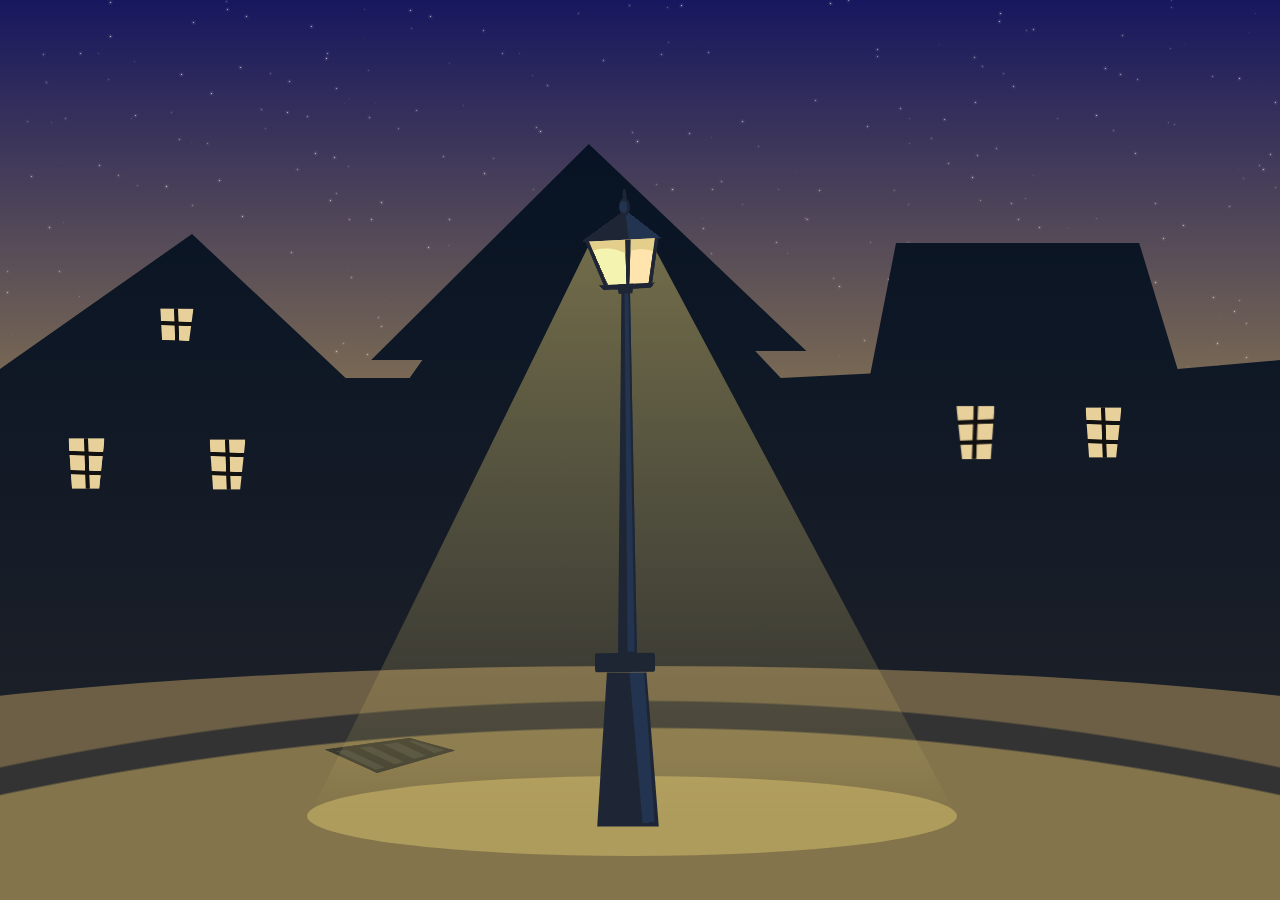
<file: Glowing Lamp/index.html>
<!DOCTYPE html>
<html>
  <head>
    <meta charset="UTF-8"/>
    <meta name="viewport" content="width=device-width, initial-scale=1.0" />
    <title>Street Lamp</title>
    <link rel="stylesheet" href="style.css">
  </head>
  <body>
    <input type="checkbox" name="btn" id="btn" checked>
<div class="content">
	<div class="buildings">
		<div class="window"></div>
		<div class="window"></div>
		<div class="window"></div>
		<div class="window"></div>
		<div class="window"></div>
		<div class="window"></div>
	</div>
	<div class="ground">
		<div class="sewer"></div>
	</div>
	<div class="streetlamp">
		<div class="base"></div>
		<div class="basetop"></div>
		<div class="pole"></div>
		<div class="poletop"></div>
		<div class="head">
			<label for="btn"></label>
			<div class="top"></div>
			<div class="glass"></div>
			<div class="bot"></div>
		</div>
		<div class="light"></div>
		<div class="ground-light"></div>
	</div>
</div>
  </body>
</html>
</file>
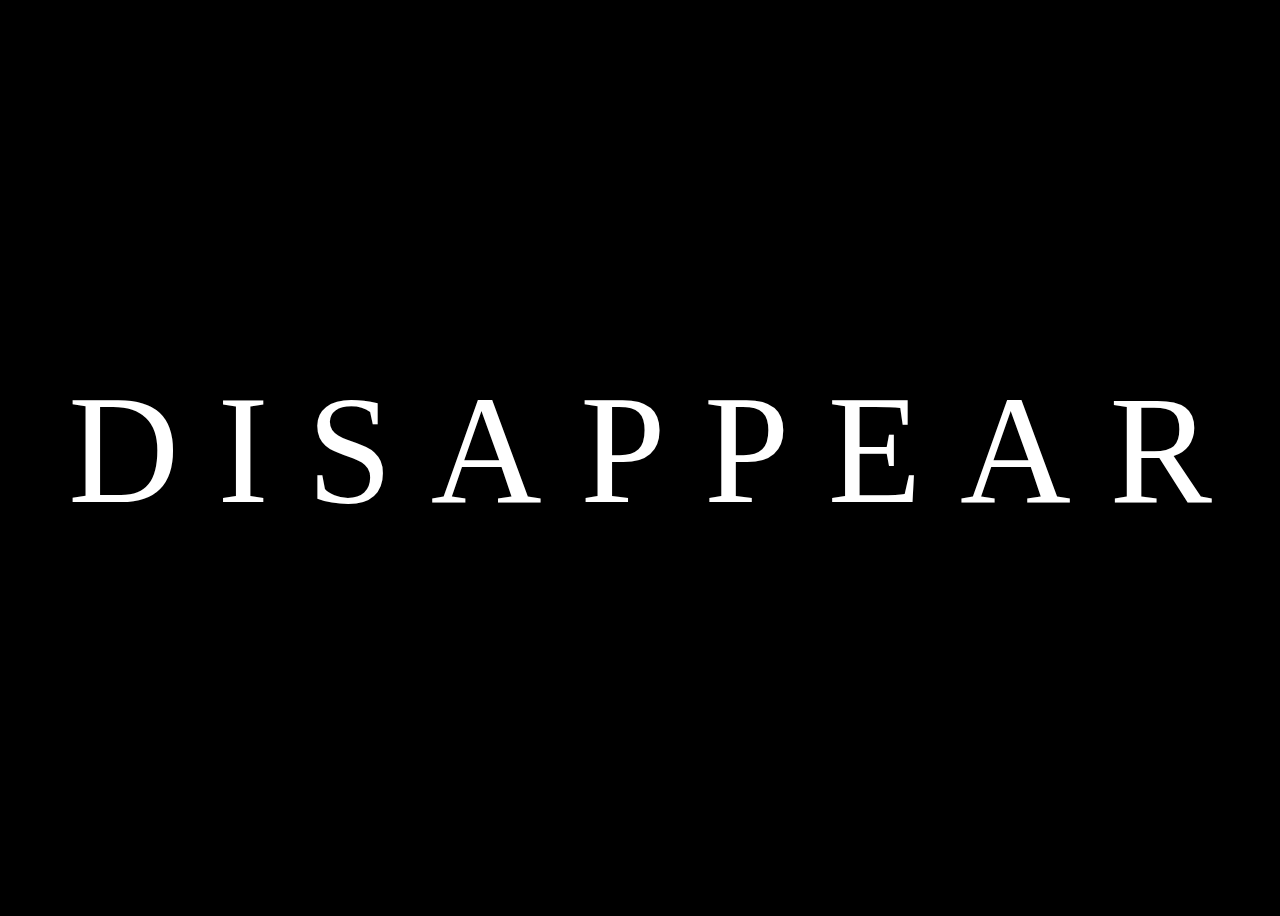
<file: Text Disappear/index.html>
<!DOCTYPE html>
<html>
<head>
	<meta charset="utf-8">
	<title>
		Animated Text Disappear
	</title>
	<link rel="stylesheet" type="text/css" href="style.css">
</head>
<body>

<div class="disappear">
	<span>d</span>
		<span>i</span>
			<span>s</span>
				<span>a</span>
					<span>p</span>
						<span>p</span>
							<span>e</span>
								<span>a</span>
									<span>r</span>
</div>

</body>
</html>
</file>
<file: 3D Glowing Bottle/style.css>
@import url('https://fonts.googleapis.com/css2?family=BhuTuka+Expanded+One&family=Kanit&family=Mrs+Sheppards&family=Oswald:wght@700&display=swap');

*{
	margin: 0;
	padding: 0;
	box-sizing: border-box;
}
section{
	display: flex;
	justify-content: center;
	align-items: center;
	min-height: 100vh;
	background: #121212;

}
.bowl{
	position: relative;
	width: 300px;
	height: 300px;
	background: rgba(255, 255, 255, 0.1);
	border-radius: 50%;
	border: 8px solid transparent;
	animation: animate 5s linear infinite;
	transform-origin: bottom center;
	animation-play-state: run;
}
@keyframes animate{
	0%{
		transform: rotate(0deg);
	}
	25%{
		transform: rotate(22deg);
	}
		50%{
		transform: rotate(0deg);
	}
		75%{
		transform: rotate(-22deg);
	}
	100%{
		filter: hue-rotate(360deg);
	}
}
.bowl::before{
	content: "";
	position: absolute;
	top: -15px;
	left: 50%;
	transform: translateX(-50%);
	width: 40%;
	height: 30px;
	border: 15px solid #444;
	border-radius: 50%;
	box-shadow: 0 10px #222;

}
.bowl::after{
	content: "";
	position: absolute;
	top: 35%;
	left: 50%;
	transform: translate(-50%,-50%);
	width: 150px;
	height: 60px;
	background: rgba(255, 255, 255, 0.05);
	transform-origin: center;
	animation: animatebowlshadow 5s linear infinite;
	border-radius: 50%;
	animation-play-state: running;

}


@keyframes animatebowlshadow{
	0%{
		left: 50%;
		width: 150px;
		height: 60px;
	}
25%{
		left: 55%;
		width: 140px;
		height: 65px;
	}50%{
		left: 50%;
		width: 150px;
		height: 60px;
	}
	75%{
		left: 45%;
		width: 140px;
		height: 65px;
	}
	100%{


	}
}


.liquid{
	position: absolute;
	top: 50%;
	left: 5px;
	right: 5px;
	bottom: 5px;
	background: #1ae907;
	border-bottom-left-radius: 150px;
	border-bottom-right-radius: 150px;
	filter: drop-shadow(0 0 80px #1ae907);
	transform-origin: top center;
	animation: animateliquid 5s linear infinite;
	animation-play-state: running;
}

@keyframes animateliquid{
	0%{
		transform: rotate(0deg);
	}
	25%{
		transform: rotate(-22deg);
	}
	30%{
		transform: rotate(-23deg);
	}
	50%{
		transform: rotate(0deg);
	}
	75%{
		transform: rotate(22deg);
	}
		80%{
		transform: rotate(23deg);
	}
	100%{
		transform: rotate(0deg);
	}


}
.liquid::before{
	content: "";
	position: absolute;
	top: -10px;
	width: 100%;
	height: 20px;
	background: #15be05;
	border-radius: 50%;
	filter:drop-shadow(0 0 80px #15be05) ;
}
.shadow{
	position: absolute;
	top: calc(50% + 150px);
	left: 50%;
	transform: translate(-50%,-50%);
	width: 260px;
	height: 40px;
	background: rgba(0, 0, 0, 0.5);
	border-radius: 50%;
	animation: animateshadow 5s linear infinite;
	animation-play-state: running;

}
@keyframes animateshadow{
	0%{
		left: 50%;
		width: 260px;
		height: 40px;
		top: calc(50% + 150px);

	}

	25%{
		left: 55%;
		width: 265px;
		height: 30px;
		top: calc(50% + 130px);
		
	}50%{
		left: 50%;
		width: 260px;
		height: 40px;
		top: calc(50% + 150px);
		
	}75%{
		left: 45%;
		width: 265px;
		height: 30px;
		top: calc(50% + 130px);
		
	}100%{
	}
}
</file>
<file: 3D Text Rotation/style.css>
body {
    height: 100vh;
    padding: 50px;
    display:flex;
    justify-content:center;
    align-items:center;
    background-color: aqua;
  } 
  .wrap{
    width:500px;
    height:300px;
  }
  .container {
    position: absolute;
    height: 50px;
    width: auto;
    perspective: 400px;
  }
  .cube {
    height: 50px;
    widht: auto;
    transform-origin: center;
    transform-style: preserve-3d;
    animation: rotate 8s infinite ease-in-out;
  }
  .side {
    position: absolute;
    display: block;
    height: 50px;
    width: auto;
    font-size: 50px;
    font-family: "SF Pro", Helvetica, Arial, Sans-serif;
    font-weight: bold;
    backface-visibility: hidden;
  }
  .side1 {
    transform: translateZ(25px);
  }
  .side3 {
    transform: rotateX(180deg) translateZ(25px);
  }
  .side4 {
    transform: rotateX(90deg) translateZ(25px);
  }
  .side2 {
    transform: rotateX(-90deg) translateZ(25px);
  }
  
  @keyframes rotate {
    0% {
      transform: rotateX(0deg) rotateY(0deg);
    }
    20%,
    25% {
      transform: rotateX(90deg) rotateY(0deg);
    }
    45%,
    50% {
      transform: rotateX(180deg) rotateY(0deg);
    }
    70%,
    75% {
      transform: rotateX(270deg) rotateY(0deg);
    }
    95%,
    100% {
      transform: rotateX(360deg) rotateY(0deg);
    }
  }
  
  a {
    font-family: helvetica;
    color: #428bca;
    text-align: center;
    display: block;
  }
</file>
<file: Animated Background/style.css>
body {
    background: -moz-linear-gradient(45deg, #02e1ba 0%, #26c9f2 29%, #d911f2 66%, #ffa079 100%);
    background: -webkit-linear-gradient(45deg, #02e1ba 0%,#26c9f2 29%,#d911f2 66%,#ffa079 100%);
    background: linear-gradient(45deg, #02e1ba 0%,#26c9f2 29%,#d911f2 66%,#ffa079 100%);
    background-size: 400% 400%;
    -webkit-animation: Gradient 15s ease infinite;
	-moz-animation: Gradient 15s ease infinite;
	animation: Gradient 15s ease infinite;
	min-height: calc(100vh - 2rem);
	display: flex;
	flex-direction: column;
	align-items: stretch;
	justify-content: space-evenly;
	overflow: hidden;
	position: relative; 
}

body::before, 
body::after {
	content: "";
	width: 70vmax;
	height: 70vmax;
	position: absolute;
	background: rgba(255, 255, 255, 0.07);
	left: -20vmin;
	top: -20vmin;
	animation: morph 15s linear infinite alternate, spin 20s linear infinite;
	z-index: 1;
	will-change: border-radius, transform;
	transform-origin: 30% 30%;
	pointer-events: none; 
}
	
body::after {
    width: 70vmin;
    height: 70vmin;
    left: auto;
    right: -10vmin;
    top: auto;
    bottom: 0;
    animation: morph 10s linear infinite alternate, spin 26s linear infinite reverse;
    transform-origin: 10% 10%; 
}

@-webkit-keyframes Gradient {
	0% {
		background-position: 0 50%
	}
	50% {
		background-position: 100% 50%
	}
	100% {
		background-position: 0 50%
	}
}

@-moz-keyframes Gradient {
	0% {
		background-position: 0 50%
	}
	50% {
		background-position: 100% 50%
	}
	100% {
		background-position: 0 50%
	}
}

@keyframes Gradient {
	0% {
		background-position: 0 50%
	}
	50% {
		background-position: 100% 50%
	}
	100% {
		background-position: 0 50%
	}
}

@keyframes morph {
  0% {
    border-radius: 40% 60% 60% 40% / 70% 30% 70% 30%; }
  100% {
    border-radius: 40% 60%; } 
}

@keyframes spin {
  to {
    transform: rotate(1turn); 
  } 
}

	.st0{display:none;}
	.st1{display:inline;}
	.st2{opacity:0.29;}
	.st3{fill:#FFFFFF;}
	.st4{clip-path:url(#SVGID_2_);fill:#FFFFFF;}
	.st5{clip-path:url(#SVGID_4_);}
	.st6{clip-path:url(#SVGID_6_);}
	.st7{clip-path:url(#SVGID_8_);}
	.st8{clip-path:url(#SVGID_10_);}
	.st9{fill:none;}
	.st10{clip-path:url(#SVGID_12_);}
	.st11{opacity:0.7;}
	.st12{clip-path:url(#SVGID_14_);}
	.st13{opacity:0.2;}
	.st14{clip-path:url(#SVGID_16_);}
	.st15{opacity:0.3;fill:#FFFFFF;enable-background:new    ;}
</file>
<file: Glowing Lamp/style.css>
:root {
	--pole-dark: #1e2635;
	--pole-light: #233451;
	--sewer-dark: #3a392f;
	--sewer-light: #4a4a3d;
	--ground-light: #83744b;
	--ground-dark: #6d5f45;
}

body {
	margin: 0;
	padding: 0;
	width: 100vw;
	height: 100vh;
	overflow: hidden;
	display: flex;
	align-items: center;
	justify-content: center;
	background: linear-gradient(180deg, #17175f, #ffd844);
}

body:before {
	content: "";
	position: absolute;
	width: 100%;
	height: 100%;
	background: repeating-conic-gradient(#FFF9 0%, #fff0 .000075%, #fff0 .0005%, #fff0 .12345%);
	filter: blur(0.5px) drop-shadow(0 0 1px #fff) drop-shadow(0 0 1px #fff);
}

.content {
	width: 100vw;
	height: 100vh;
	display: flex;
	align-items: center;
	justify-content: center;
}

.buildings {
	width: 100vw;
	height: 100vh;
	background: linear-gradient(180deg, #021023, #222329); 
	clip-path: polygon(0% 41%, 15% 26%, 27% 42%, 32% 42%, 33% 40%, 29% 40%, 46% 16%, 63% 39%, 59% 39%, 61% 42%, 68% 41.5%, 70% 27%, 89% 27%, 92% 41%, 100% 40%, 100% 100%, 0% 100%);
	display: flex;
	align-items: center;
	justify-content: center;
}

.window {
	background: 
		linear-gradient(88deg, #fff0 0 calc(50% - 0.2vw), #111 calc((50% - 0.2vw) + 1px) calc(50% + 0.2vw), #fff0 calc((50% + 0.2vw) + 1px) 100%), 
		repeating-linear-gradient(182deg, #fff0 0 calc(30% - 0.2vw), #111 calc((30% - 0.2vw) + 1px) calc(30% + 0.2vw), #fff0 calc((30% + 0.2vw) + 1px) 37%), #e7d09a;
	width: 5vmin;
	height: 7vmin;
	position: absolute;
	left: 5vw;
	transform: scale(0.8);
	margin-top: 3vmin;
	clip-path: polygon(0 0, 100% 0, 85% 100%, 10% 100%);
}

.window:nth-child(2) {
	left: 16vw;
	margin-top: 3.25vmin;
}

.window:nth-child(3) {
	left: 12vw;
	margin-top: -26vmin;
	clip-path: polygon(5% 0%, 97% 1%, 85% 65%, 10% 63%);
}

.window:nth-child(4) {
	right: 12vw;
	margin-top: -4vmin;
	left: inherit;
}

.window:nth-child(5) {
	right: 22vw;
	margin-top: -4vmin;
	left: inherit;
	transform: scale(0.85) rotateY(180deg);
}

.ground {
	background: radial-gradient(circle at 50% 350vh, var(--ground-light) 0 343vh, #333 calc(343vh + 2px) 346vh, var(--ground-dark) calc(346vh + 2px) 100%);
	position: absolute;
	width: 150vw;
	height: 26vh;
	bottom: 0;
	border-radius: 100% 100% 0 0;
	display: flex;
	align-items: center;
	justify-content: center;
	opacity: 0.5;
}

.sewer {
	position: absolute;
	width: 130px;
	height: 50px;
	margin-left: -500px;
	margin-top: -50px;
	clip-path: polygon(0% 33%, 65% 10%, 100% 35%, 40% 80%);
	background: 
		linear-gradient(-188deg, var(--sewer-dark) 0 19px, #fff0 20px 100%), 
		linear-gradient(-16deg, var(--sewer-dark) 0 34px, #fff0 35px 100%), 
		linear-gradient(-163deg, var(--sewer-dark) 0 19px, #fff0 20px 100%), 
		linear-gradient(25deg, var(--sewer-dark) 0 33px, var(--sewer-light) 34px 39px, var(--sewer-dark) 40px 46px, var(--sewer-light) 47px 52px, var(--sewer-dark) 53px 59px, var(--sewer-light) 60px 67px, var(--sewer-dark) 68px 73px, var(--sewer-light) 74px 90px, #fff0 0 100%);
}

.streetlamp {
	width: 80px;
	height: 72vh;
	position: absolute;
	top: 20vh;
	margin-left: -4vmin;
	max-width: 80px;
	min-width: 80px;
}

.base {
	bottom: 0;
	right: 0;
	position: absolute;
	width: 81%;
	height: 24%;
	background: linear-gradient(-94deg, var(--pole-dark) 0 23%, #fff0 calc(23% + 1px) 100%), linear-gradient(-1deg, var(--pole-dark) 0 3.65%, #fff0 calc(1.65% + 1px) 100%), linear-gradient(85deg, var(--pole-dark) 0 58%, var(--pole-light) calc(58% + 1px) 100%);
	border-radius: 2px;
	clip-path: polygon(15% 0, 76% 0, 95% 99%, 0% 99%);
	z-index: 1;
}

.basetop {
	background: #1e2634;
	width: 75%;
	height: 3%;
	position: absolute;
	bottom: 24%;
	left: 16%;
	border-radius: 2px;
	z-index: 2;
	transform: rotate(-0.5deg);
}

.pole {
	position: absolute;
	width: 25%;
	height: 56.5%;
	background: linear-gradient(-1deg, var(--pole-dark) 0 1.65%, #fff0 calc(1.65% + 1px) 100%), linear-gradient(-91deg, var(--pole-dark) 0 35%, #fff0 calc(35% + 1px) 100%), linear-gradient(89.5deg, var(--pole-dark) 0 40%, var(--pole-light) calc(40% + 1px) 100%);
	bottom: 26.25%;
	left: 45%;
	clip-path: polygon(17% 0, 60% 0, 95% 99%, 0% 99%);
	z-index: 1;
}

.poletop {
	width: 20%;
	height: 1.5%;
	background: var(--pole-dark);
	position: absolute;
	bottom: 82%;
	left: 44%;
	z-index: 1;
	clip-path: polygon(0% 0, 100% 0, 95% 65%, 10% 72%);
}

.head {
	position: absolute;
	width: 100%;
	height: 100px;
	bottom: 83%;
	z-index: 1;
}

.head .top {
	background: conic-gradient(from 131deg at 55% 0, var(--pole-light) 0 12%, var(--pole-dark) 13% 29.5%, #fff0 0 100%);
	width: 100%;
	height: 30%;
	top: 20%;
	position: absolute;
	transform: rotate(-3deg);
}

.head .bot {
	width: 75%;
	height: 5%;
	background: 
		linear-gradient(45deg, #fff0 12%, var(--pole-dark) 0 65%, #fff0 0 100%), 
		linear-gradient(-50deg, #fff0 8%, var(--pole-dark) 0 65%, #fff0 0 100%);
	left: 17%;
	position: absolute;
	bottom: 1%;
	transform: rotate(-3deg);
}

.glass {
	background: 
		linear-gradient(-79deg, #fff0 0 12%, var(--pole-dark) 13% 16%, #fff0 17% 100%), 
		conic-gradient(from -46deg at 53% 200%, #fff0 0 13%, var(--pole-dark) 13.2% 14%, #fff0 14.2% 100%), 
		linear-gradient(70deg, #fff0 0 21%, var(--pole-dark) 22% 25%, #fff0 26% 100%), 
		radial-gradient(circle at 37% 250%, #fff0 0 73%, #e4ce8b 75% 100%), 
		radial-gradient(circle at 37% 300%, #fff0 0 73%, #e4ce8b 75% 100%), 
		conic-gradient(from -46deg at 53% 200%, #fff0 0 7%, #f5f3b0 0 13%, var(--pole-dark) 13.2% 14%, #fff0 14.2% 100%), 
		linear-gradient(-79deg, #fff0 0 12%, var(--pole-dark) 13% 16%, #ffe5ad 17% 50%, #fff0 17% 100%);
	background-repeat: no-repeat;
	background-size: 100% 100%, 100% 100%, 100% 100%, 33% 42%, 50% 35%, 100% 100%;
	background-position: 0 0, 0 0, 0 0, 90% 0, 20% 0, 0 0;
	width: 100%;
	height: 45%;
	top: 50%;
	position: absolute;
	transform: rotate(-3deg);
	opacity: 0.5;
}

.light {
	background: linear-gradient(180deg, #dac47080, #dac47020 90%, #fff0 100%);
	width: 650px;
	height: 64vh;
	position: absolute;
	left: -274px;
	bottom: 1.5%;
	clip-path: polygon(43% 1%, 53% 0.35%, 100% 100%, 0 100%);
	opacity: 0;
}

.ground-light {
	background: #dac47080;
	width: 650px;
	left: -275px;
	position: absolute;
	bottom: -28px;
	height: 80px;
	border-radius: 100%;
	z-index: 0;
	opacity: 0;
}

.top:before {
	content: "";
	position: absolute;
	background: var(--pole-light);
	width: 8px;
	height: 12px;
	border-radius: 100%;
	left: 48%;
	top: -40%;
	border: 3px solid var(--pole-dark);
	border-left-width: 0;
}

.top:after {
	content: "";
	position: absolute;
	background: var(--pole-dark);
	width: 4px;
	height: 12px;
	border-radius: 100%;
	left: 52%;
	top: -70%;
}

#btn {
	display: none;
}

label[for=btn] {
	position: absolute;
	width: 80%;
	height: 55%;
	z-index: 5;
	top: 45%;
	left: 11%;
	border-radius: 50% 50% 100% 150%;
	cursor: pointer;
}

#btn:checked + .content .light,
#btn:checked + .content .ground,
#btn:checked + .content .ground-light,
#btn:checked + .content .head .glass {
	animation: turn-on 2s ease 0s 1;
	opacity: 1;
}

@keyframes turn-on {
	0%, 10%, 25% { opacity: 0; }
	5%, 15%, 35%, 100% { opacity: 1; }
}

@media screen and (orientation:landscape) and (max-width: 767px) {
	.light {
		bottom: 11%;
	}
	.ground-light {
		bottom: -9px;
	}
}
</file>
<file: Text Disappear/style.css>
@import url('https://fonts.googleapis.com/css2?family=Poppins&display=swap');

body{
    background-color: black;
	height: 100vh;
	font-family: 'Poppins' sans-serif;
	font-size: 12vw;
	text-transform: uppercase;
	overflow: hidden;
}
.disappear{
	position: absolute;
	left: 0;
	right: 0;
	margin: auto;
	width: 100%;
	text-align: center;
	height: fit-content;
	bottom: 0;
	top: 0;
}
.disappear span{
	display: inline-block;
	color: transparent;
	text-shadow: 0px 0px 0px rgb(255, 255, 255);
	animation-duration: 3s;
	animation-iteration-count: infinite;
}
.disappear span:nth-child(1)
{
	animation-name: disappearleft;
}


.disappear span:nth-child(2)
{
	animation-name: disappearleft;
	animation-delay: .3s;
}

.disappear span:nth-child(2)
{
	animation-name: disappearleft;
	animation-delay: .3s;
}

.disappear span:nth-child(3)
{
	animation-name: disappearleft;
	animation-delay: .6s;
}

.disappear span:nth-child(4)
{
	animation-name: disappearright;
	animation-delay: .8s;
}

.disappear span:nth-child(5)
{
	animation-name: disappearright;
	animation-delay: 1s;
}

.disappear span:nth-child(6)
{
	animation-name: disappearright;
	animation-delay: 1.3s;
}


.disappear span:nth-child(7)
{
	animation-name: disappearleft;
	animation-delay: 1.6s;
}

.disappear span:nth-child(8)
{
	animation-name: disappearright;
	animation-delay: 2s;
}

.disappear span:nth-child(9)
{
	animation-name: disappearright;
	animation-delay: 2.3s;
}



@keyframes disappearleft{
	50%{
		transform: skew(50deg) translateY(-200%);
		text-shadow: 0px 0px 50px;
		opacity: 0;
	}
}


@keyframes disappearright{
	50%{
		transform: skew(-50deg) translateY(-200%);
		text-shadow: 0px 0px 50px;
		opacity: 0;
	}
}
</file>
